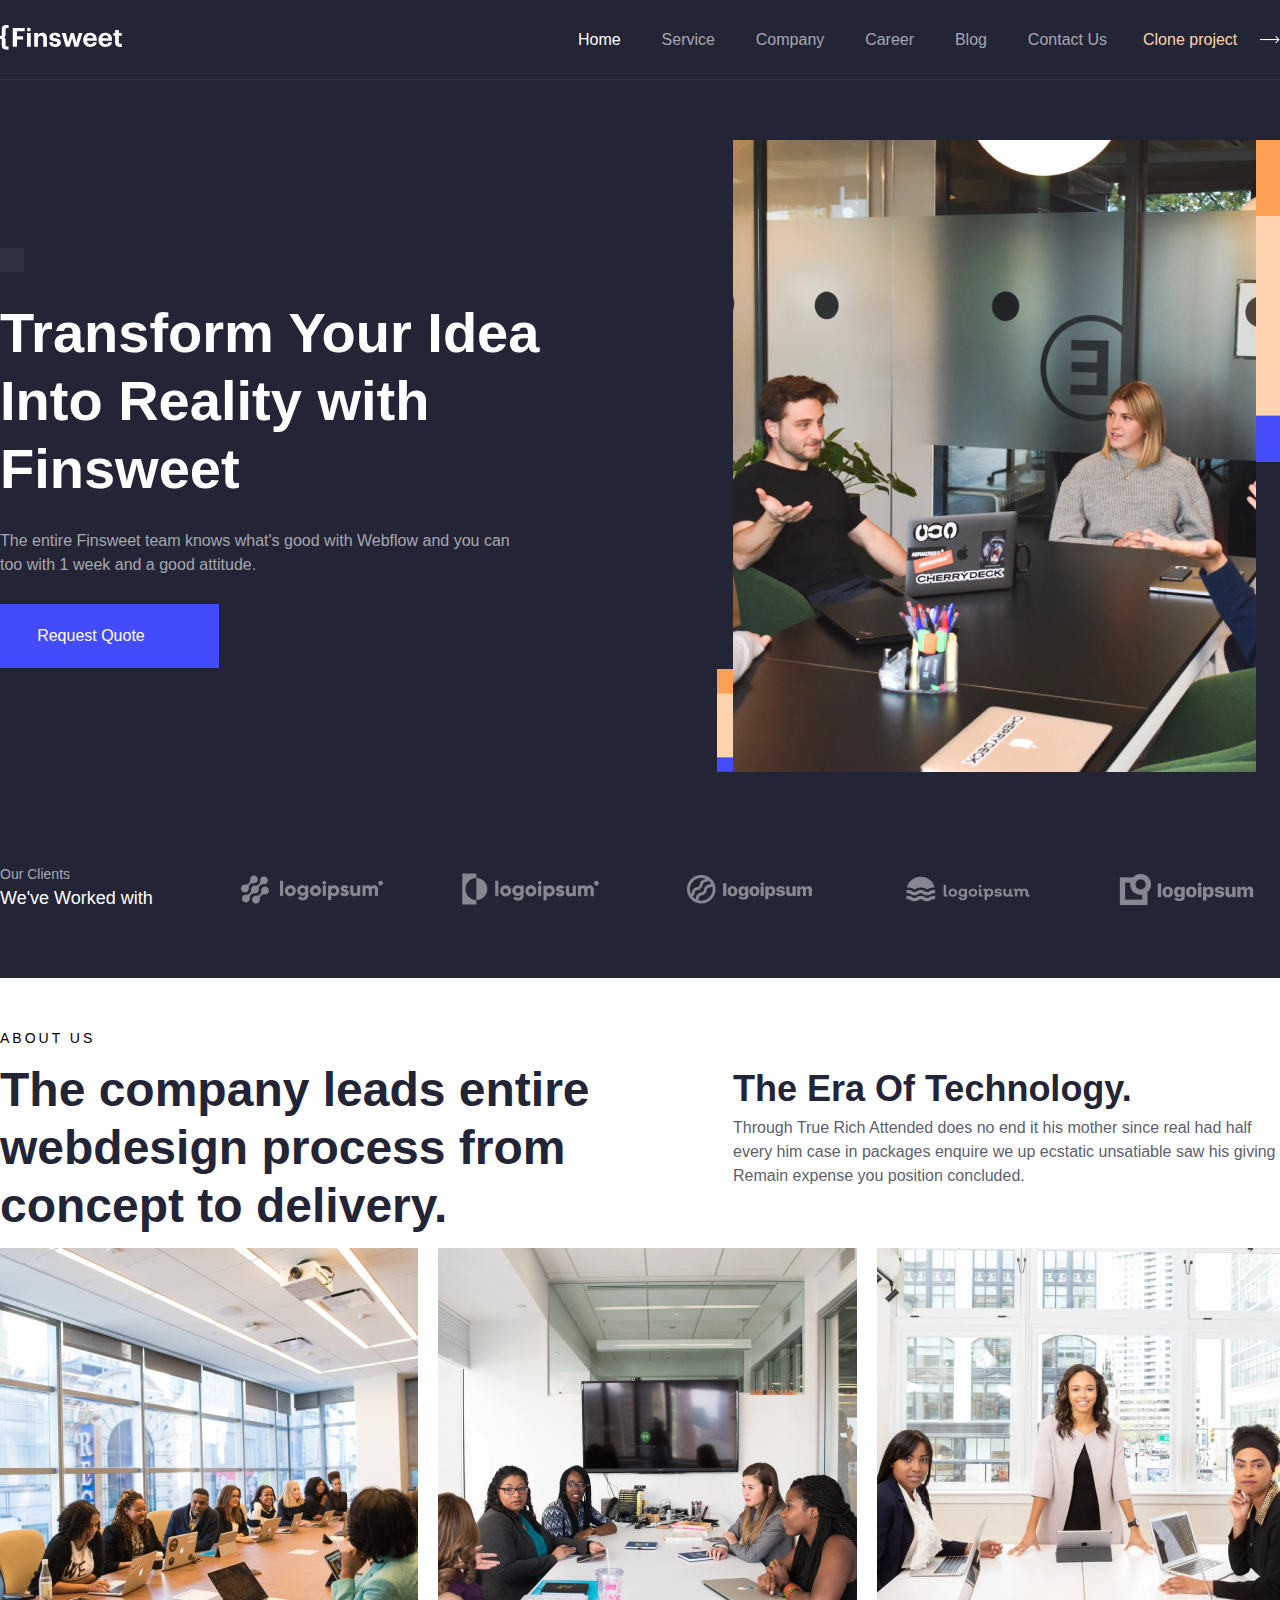
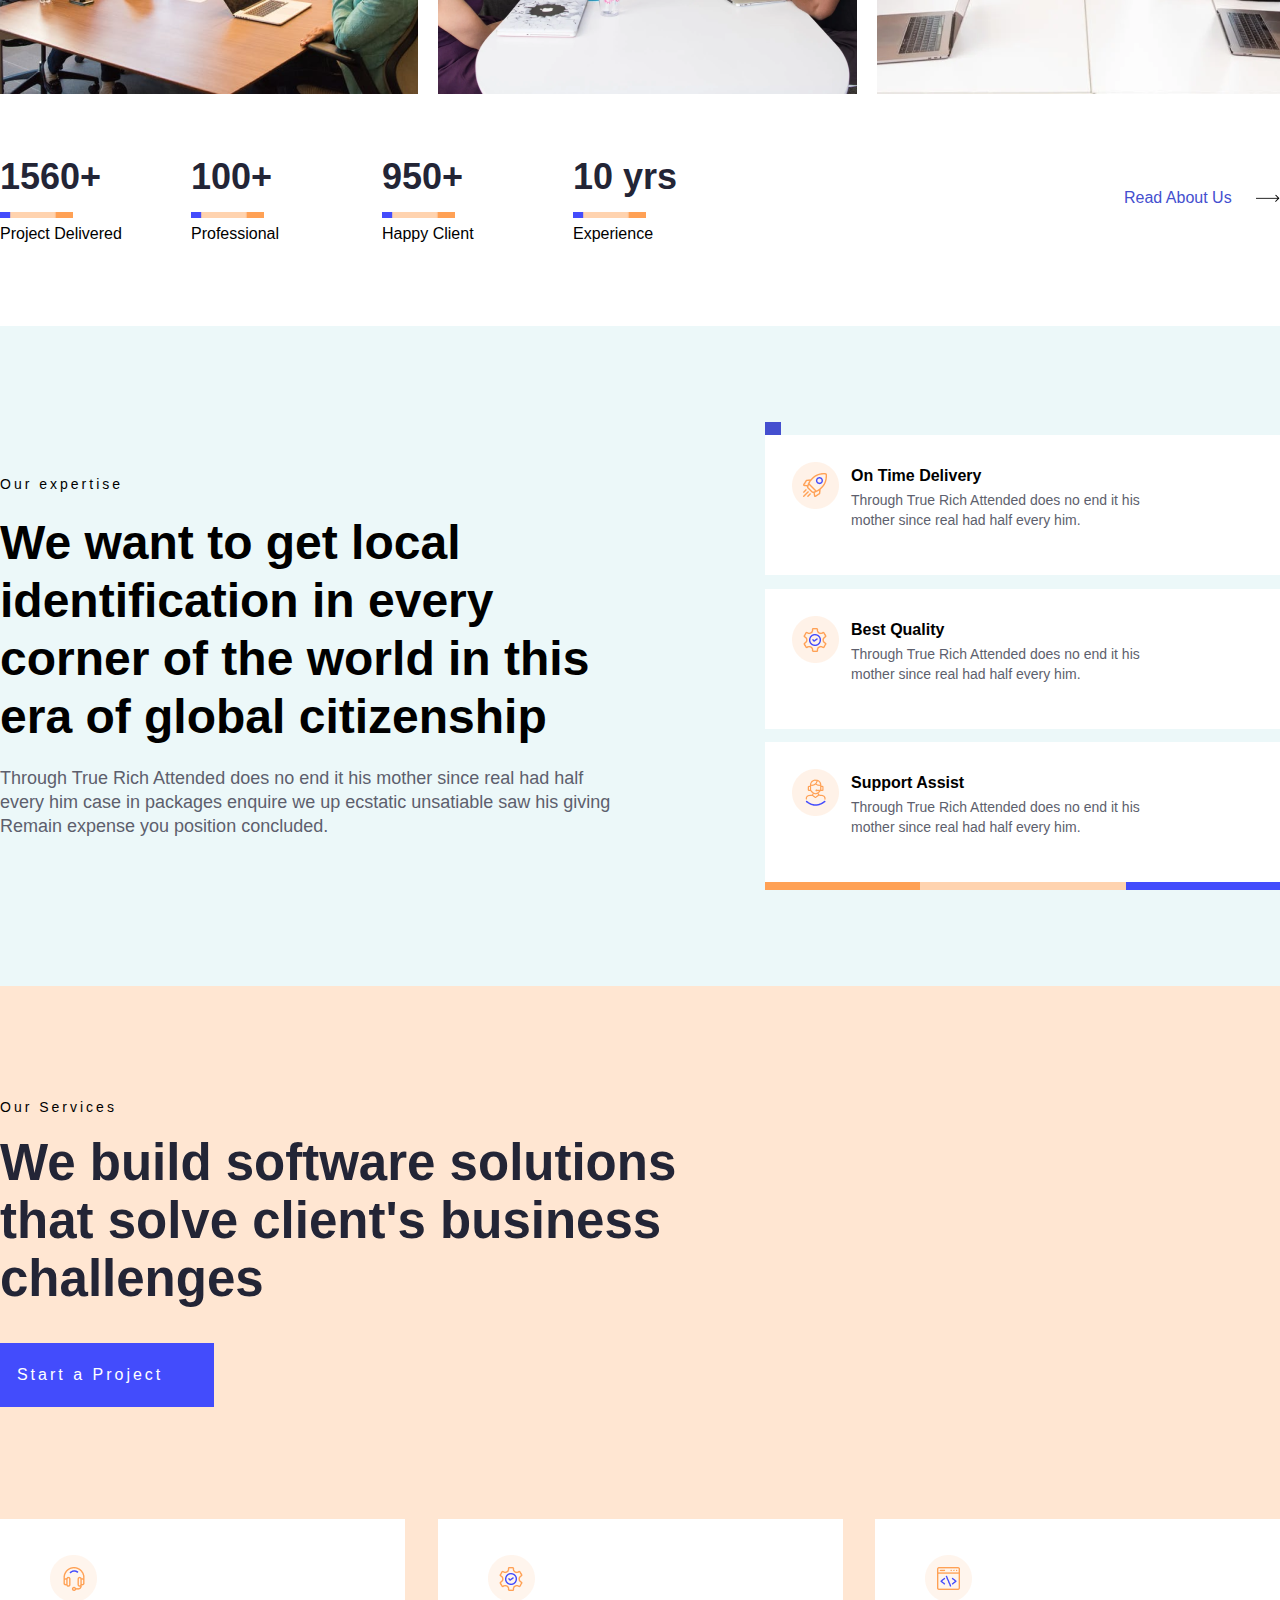
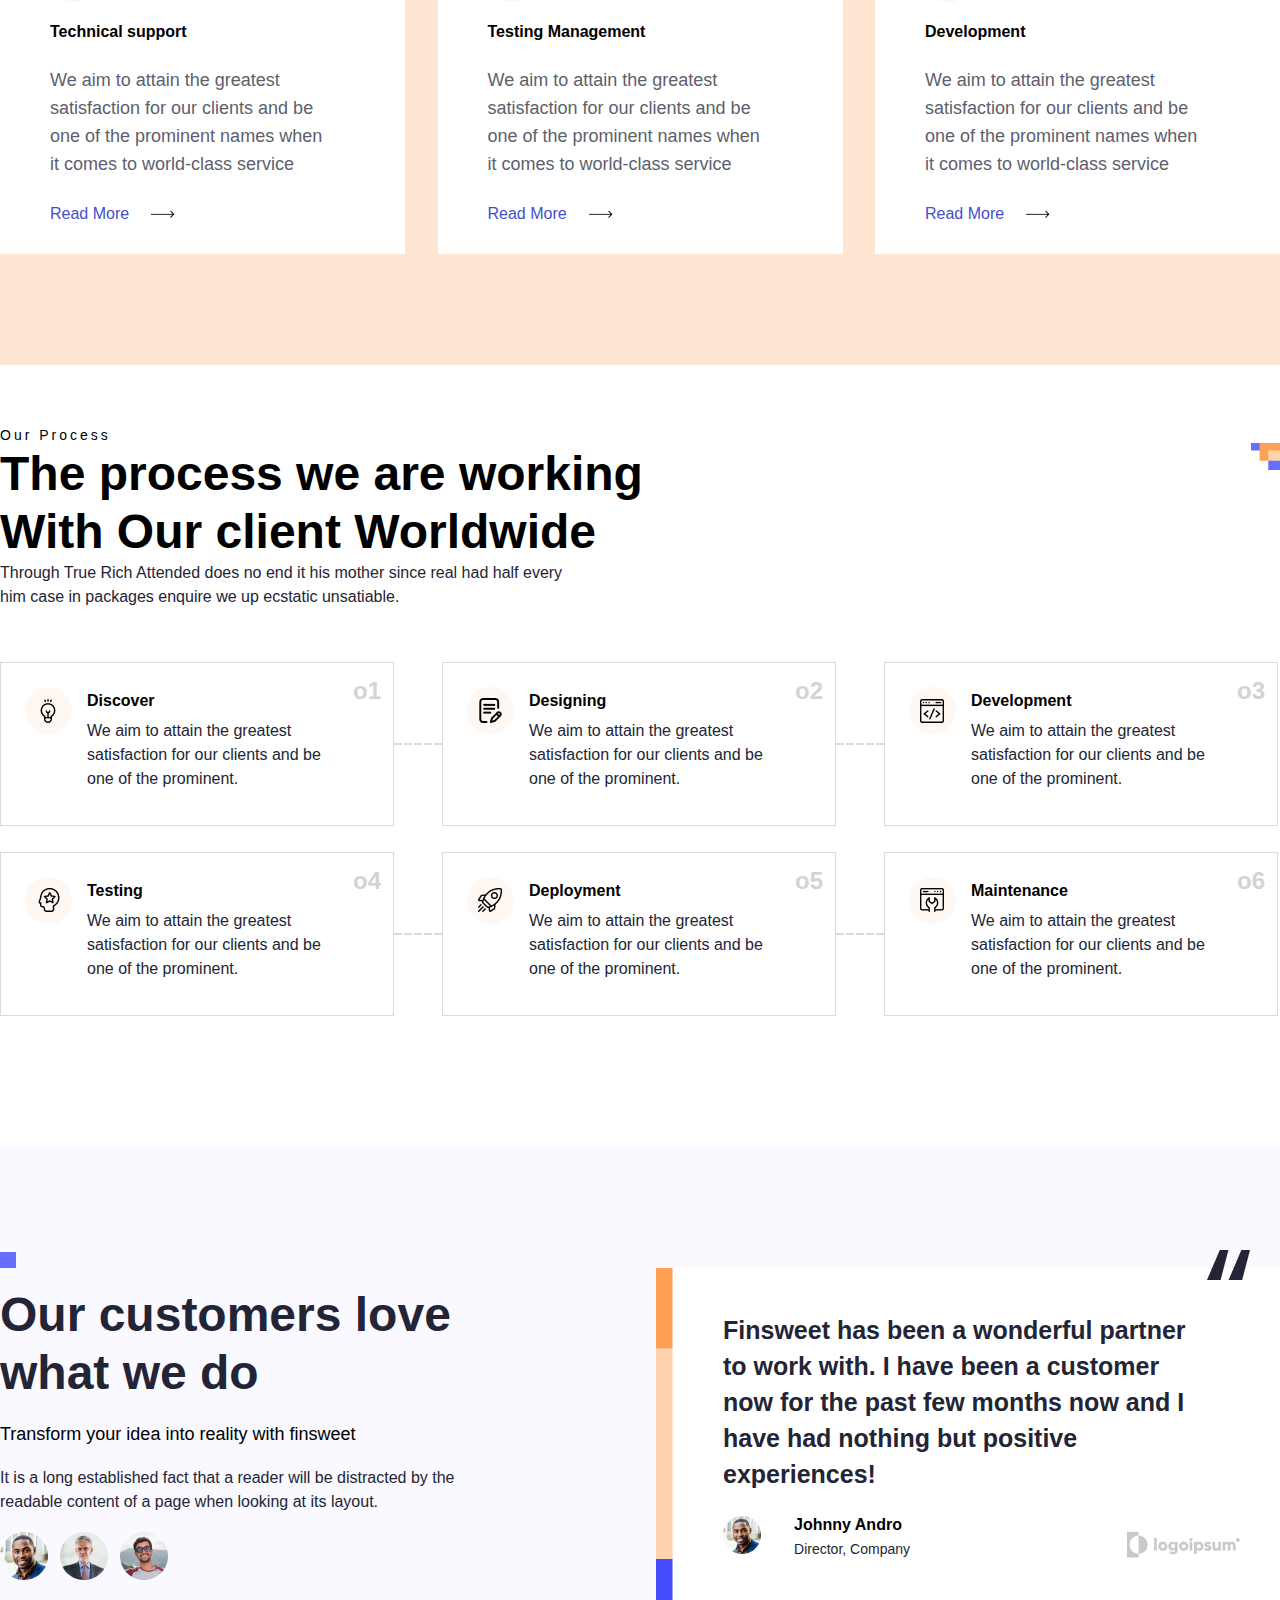
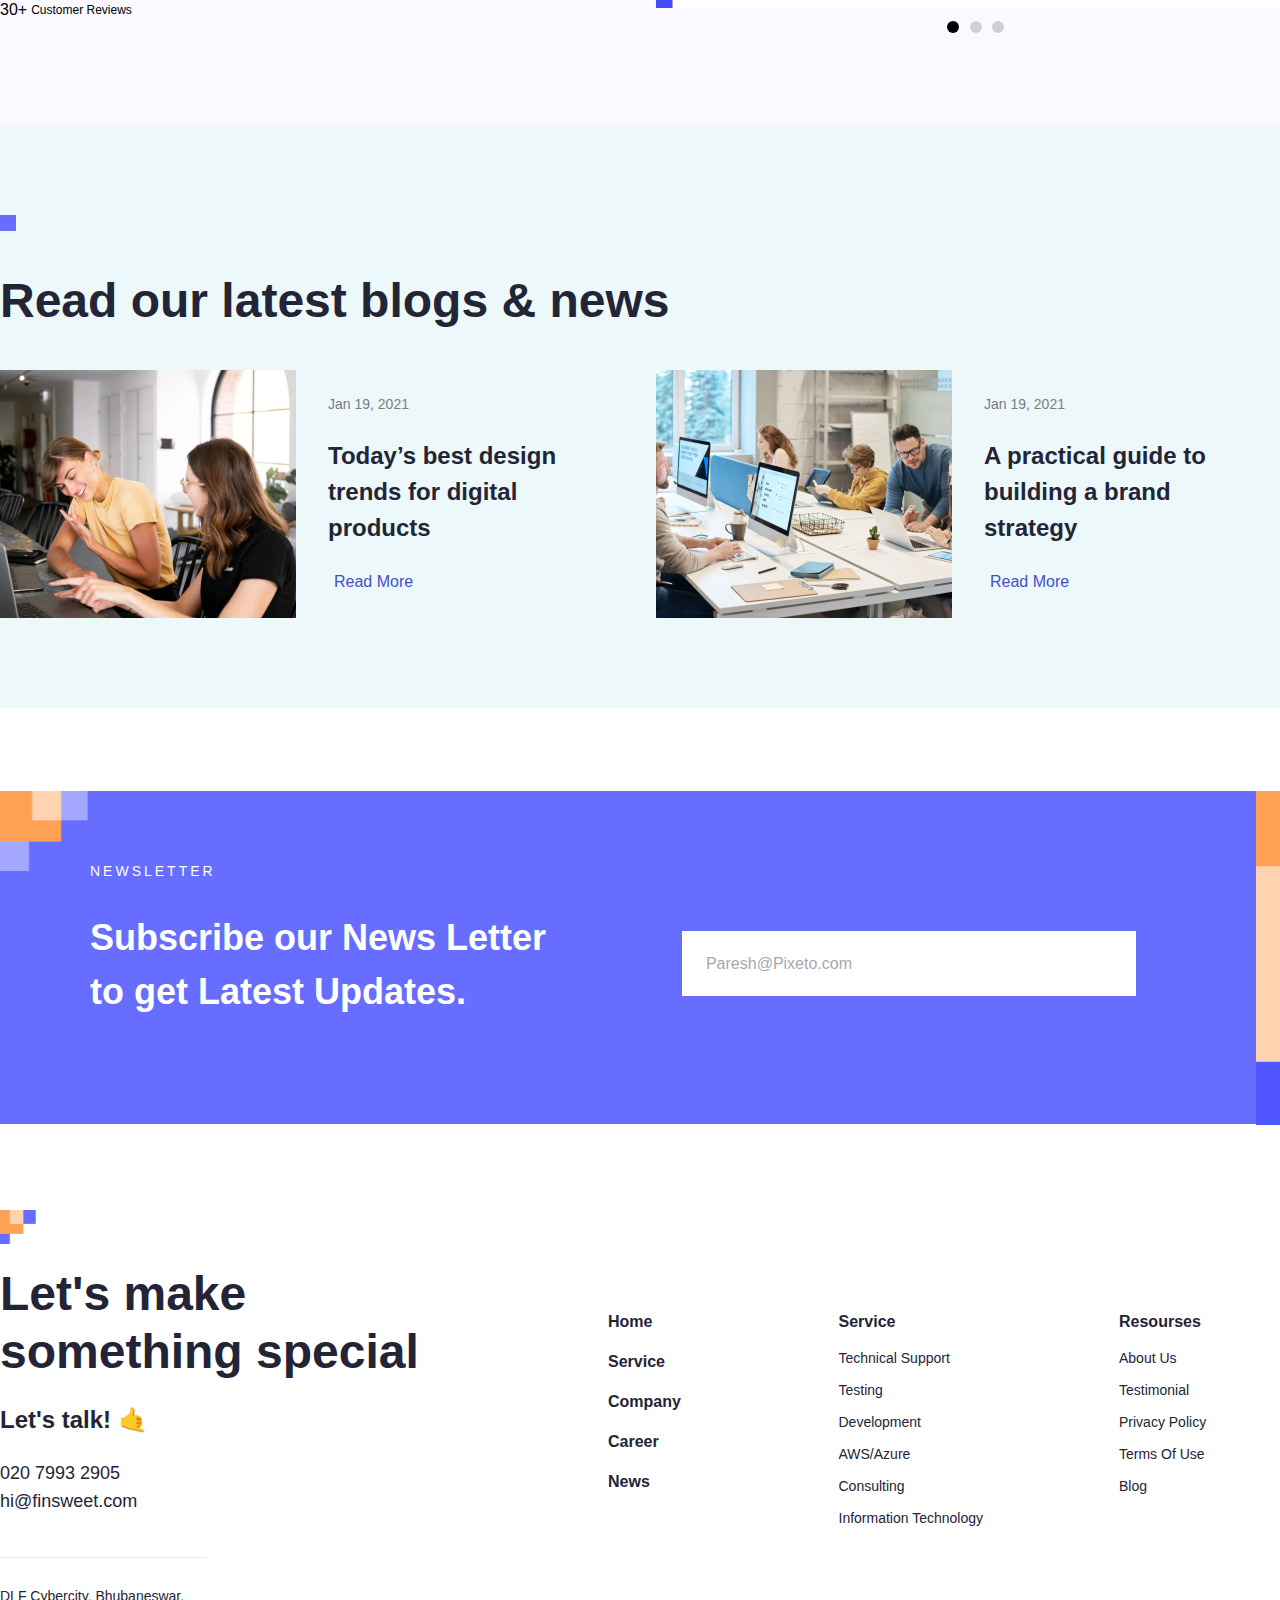
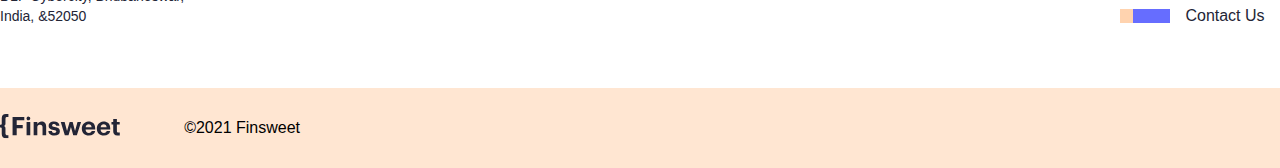
<file: finsweet/index.html>
<!DOCTYPE html>
<html lang="en">

<head>
    <meta charset="UTF-8">
    <meta name="viewport" content="width=device-width, initial-scale=1.0">
    <title>Finsweet Agency</title>
    <!-- ===favicon=== -->
    <link rel="icon" href="./images/favicon.png">
     <!-- ===link of CSS file=== -->
    <link rel="stylesheet" href="./index.css">
    <!-- ===link of font awesome=== -->
    <link rel="stylesheet" href="https://cdnjs.cloudflare.com/ajax/libs/font-awesome/6.5.2/css/all.min.css"
        integrity="sha512-SnH5WK+bZxgPHs44uWIX+LLJAJ9/2PkPKZ5QiAj6Ta86w+fsb2TkcmfRyVX3pBnMFcV7oQPJkl9QevSCWr3W6A=="
        crossorigin="anonymous" referrerpolicy="no-referrer" />
</head>

<body>
    <!--==----------------nav section started----------------==-->
    <nav>
        <div class="container">
            <div class="navBar">
                <a href="./index.html"><img src="./images/navLogo.svg" alt="svg"></a>
                <div class="nav-wrapper">
                    <ul class="navBar-menu">
                        <li>
                            <a href="./index.html" class="active">Home</a>
                        </li>
                        <li>
                            <a href="./servicePage.html">Service</a>
                        </li>
                        <li>
                            <a href="./CompanyPage.html">Company</a>
                        </li>
                        <li>
                            <a href="./careerPage.html">Career</a>
                        </li>
                        <li>
                            <a href="./BlogPage.html">Blog</a>
                        </li>
                        <li>
                            <a href="./contact.html">Contact Us</a>
                        </li>
                    </ul>
                    <button class="btn-clone">
                        <p>Clone project</p><img src="./images/arrowR.png" alt="png">
                    </button>
                </div>
            </div>
        </div>
    </nav>
    <!--//==----------------nav section ended----------------==-->


    <!--==----------------header section started----------------==-->
    <header>
        <div class="container">
            <div class="header-items">
                <div class="header-items__item1">
                    <div class="simbol1"></div>
                    <h1>
                        Transform Your Idea Into Reality with Finsweet
                    </h1>
                    <p class="header-text">
                        The entire Finsweet team knows what's good with Webflow and you can too with 1 week and a good
                        attitude.
                    </p>
                    <button>
                        <p>Request Quote</p>
                        <i class="fa-solid fa-arrow-right" style="color: #ffffff;"></i>
                    </button>
                </div>
                <div class="header-items__item2">
                    <img src="./images/Header Image.png" alt="png">
                </div>
            </div>
            <div class="header-logos">
                <div class="header-logos__title">
                    <p>Our Clients</p>
                    <h4>We've Worked with</h4>
                </div>
                <img src="./images/headerlogo1.png" alt="png">
                <img src="./images/headerlogo2.png" alt="png">
                <img src="./images/headerlogo3.png" alt="png">
                <img src="./images/headerlogo4.png" alt="png">
                <img src="./images/headerlogo5.png" alt="png">
            </div>
        </div>
    </header>
    <!--//==----------------header section ended----------------==-->


    <!--//==----------------intro section started----------------==-->
    <section class="intro">
        <div class="container">
            <div class="intro-items">
                <h6 class="intro-items__title">about us</h6>
                <div class="intro-item1">
                    <h2>
                        The company leads entire webdesign process from concept to delivery.
                    </h2>
                    <div class="intro-item1__text">
                        <h3>The Era Of Technology.</h3>
                        <p>
                            Through True Rich Attended does no end it his mother since real had half every him case in
                            packages enquire we up ecstatic unsatiable saw his giving Remain expense you position
                            concluded.
                        </p>
                    </div>
                </div>
                <div class="intro-item2">
                    <img src="./images/introFoto1.png" alt="png">
                    <img src="./images/introFoto2.png" alt="png">
                    <img src="./images/introFoto3.png" alt="png">
                </div>
                <div class="intro-item3">
                    <div class="intro-item3__info">
                        <h3>1560+</h3>
                        <img src="./images/intro-item3__infolinear.png" alt="png">
                        <p>Project Delivered</p>
                    </div>
                    <div class="intro-item3__info">
                        <h3>100+</h3>
                        <img src="./images/intro-item3__infolinear.png" alt="png">
                        <p>Professional</p>
                    </div>
                    <div class="intro-item3__info">
                        <h3>950+</h3>
                        <img src="./images/intro-item3__infolinear.png" alt="png">
                        <p>Happy Client</p>
                    </div>
                    <div class="intro-item3__info">
                        <h3>10 yrs</h3>
                        <img src="./images/intro-item3__infolinear.png" alt="png">
                        <p>Experience</p>
                    </div>
                    <a href="#" class="btn-intro">
                        <p>Read about us</p>
                        <img src="./images/right-arrow.png" alt="png">
                    </a>
                </div>
            </div>
        </div>
    </section>
    <!--//==----------------//intro section ended----------------==-->


    <!--==----------------second-intro section started----------------==-->
    <section class="second-intro">
        <div class="container">
            <div class="second-intro_items">
                <div class="second-intro__item1">
                    <p class="caption">Our expertise</p>
                    <h2>
                        We want to get local identification in every corner of the world in this era of global
                        citizenship
                    </h2>
                    <p>
                        Through True Rich Attended does no end it his mother since real had half every him case in
                        packages enquire we up ecstatic unsatiable saw his giving Remain expense you position concluded.
                    </p>
                </div>
                <div class="second-intro__item2">
                    <div class="second-intro__extraBox"></div>
                    <div class="second-intro__item2-child">
                        <img src="./images/secondintroF1.png" alt="png">
                        <div>
                            <h6>On Time Delivery</h6>
                            <p>Through True Rich Attended does no end it his mother since real had half every him.</p>
                        </div>
                    </div>
                    <div class="second-intro__item2-child">
                        <img src="./images/secondintroF2.png" alt="png">
                        <div>
                            <h6>Best Quality</h6>
                            <p>Through True Rich Attended does no end it his mother since real had half every him.</p>
                        </div>
                    </div>
                    <div class="second-intro__item2-child">
                        <img src="./images/secondintroF3.png" alt="png">
                        <div>
                            <h6>Support Assist</h6>
                            <p>Through True Rich Attended does no end it his mother since real had half every him.</p>
                        </div>
                    </div>
                    <div class="second-intro__borderB">
                        <div class="color1"></div>
                        <div class="color2"></div>
                        <div class="color3"></div>
                    </div>
                </div>
            </div>
        </div>
    </section>
    <!--//==----------------//second-intro section ended----------------==-->


    <!--==----------------main-intro section started----------------==-->
    <section class="main-intro">
        <div class="container">
            <div class="main-intro__items">
                <div class="main-intro__item1">
                    <p>Our Services</p>
                    <h2>We build software solutions that solve client's business challenges</h2>
                    <button class="main-intro__btn">
                        <p class="main-intro__btn-text">Start a Project</p>
                        <i class="fa-solid fa-arrow-right" style="color: #ffffff;"></i>
                    </button>
                </div>
                <div class="main-intro__item2">
                    <div class="main-intro__item2-child">
                        <img src="./images/main-introF1.png" alt="png" class="main-intro__logo">
                        <h6>Technical support</h6>
                        <p class="main-intro__text">
                            We aim to attain the greatest satisfaction for our clients and be one of the prominent names
                            when it comes to world-class service
                        </p>
                        <a href="#">
                            <p class="main-intro__link">Read more</p>
                            <img src="./images/right-arrow.png" alt="png">
                        </a>
                    </div>
                    <div class="main-intro__item2-child">
                        <img src="./images/main-introF2.png" alt="png" class="main-intro__logo">
                        <h6>Testing Management</h6>
                        <p class="main-intro__text">
                            We aim to attain the greatest satisfaction for our clients and be one of the prominent names
                            when it comes to world-class service
                        </p>
                        <a href="#">
                            <p class="main-intro__link">Read more</p>
                            <img src="./images/right-arrow.png" alt="png">
                        </a>
                    </div>
                    <div class="main-intro__item2-child">
                        <img src="./images/main-introF3.png" alt="png" class="main-intro__logo">
                        <h6>Development</h6>
                        <p class="main-intro__text">
                            We aim to attain the greatest satisfaction for our clients and be one of the prominent names
                            when it comes to world-class service
                        </p>
                        <a href="#">
                            <p class="main-intro__link">Read more</p>
                            <img src="./images/right-arrow.png" alt="png">
                        </a>
                    </div>
                </div>
            </div>
        </div>
    </section>
    <!--//==----------------//main-intro section started----------------==-->


    <!--==----------------first-main section started----------------==-->
    <section class="first-main">
        <div class="container">
            <div class="first-main__items">
                <div class="first-main__item1">
                    <div class="first-main__item1-child">
                        <p class="first-main__caption">Our Process</p>
                        <h2>The process we are working With Our client Worldwide</h2>
                        <p class="first-main__text">
                            Through True Rich Attended does no end it his mother since real had half every him case in
                            packages enquire we up ecstatic unsatiable.
                        </p>
                    </div>
                    <img src="./images/first-main__logo1.png" alt="png" class="first-item1__logo">
                </div>
                <div class="first-main__item2">
                    <div class="first-main__item2-child">
                        <span>o1</span>
                        <img src="./images/main-introL1.png" alt="png">
                        <h6>Discover</h6>
                        <p>We aim to attain the greatest satisfaction for our clients and be one of the prominent.</p>
                    </div>
                    <img src="./images/first-main__next.png" alt="png">
                    <div class="first-main__item2-child">
                        <span>o2</span>
                        <img src="./images/main-introL2.png" alt="png">
                        <h6>Designing</h6>
                        <p>We aim to attain the greatest satisfaction for our clients and be one of the prominent.</p>
                    </div>
                    <img src="./images/first-main__next.png" alt="png">
                    <div class="first-main__item2-child">
                        <span>o3</span>
                        <img src="./images/main-introL3.png" alt="png">
                        <h6>Development</h6>
                        <p>We aim to attain the greatest satisfaction for our clients and be one of the prominent.</p>
                    </div>
                    <div class="first-main__item2-child">
                        <span>o4</span>
                        <img src="./images/main-introL4.png" alt="png">
                        <h6>Testing</h6>
                        <p>We aim to attain the greatest satisfaction for our clients and be one of the prominent.</p>
                    </div>
                    <img src="./images/first-main__next.png" alt="png">
                    <div class="first-main__item2-child">
                        <span>o5</span>
                        <img src="./images/main-introL5.png" alt="png">
                        <h6>Deployment</h6>
                        <p>We aim to attain the greatest satisfaction for our clients and be one of the prominent.</p>
                    </div>
                    <img src="./images/first-main__next.png" alt="png">
                    <div class="first-main__item2-child">
                        <span>o6</span>
                        <img src="./images/main-introL6.png" alt="png">
                        <h6>Maintenance</h6>
                        <p>We aim to attain the greatest satisfaction for our clients and be one of the prominent.</p>
                    </div>
                </div>
            </div>
        </div>
    </section>
    <!--//==----------------//first-main section ended----------------==-->


    <!--==----------------main section started----------------==-->
    <main>
        <div class="container">
            <div class="main-items">
                <div class="main-item1">
                    <div class="main-item1__minibox"></div>
                    <h2>Our customers love what we do</h2>
                    <p class="main-item1__title">Transform your idea into reality with finsweet</p>
                    <p class="main-item1__text">
                        It is a long established fact that a reader will be distracted by the readable content of a page
                        when looking at its layout.
                    </p>
                    <div class="main-item1__innerBox">
                        <div class="innerBox-images">
                            <img src="./images/main-item1__innerBoxF1.png" alt="png">
                            <img src="./images/main-item1__innerBoxF2.png" alt="png">
                            <img src="./images/main-item1__innerBoxF3.png" alt="png">
                        </div>
                        <div class="innerBox-info">
                            <b>30+</b>
                            <p>Customer Reviews</p>
                        </div>
                    </div>
                </div>
                <div class="main-item2">
                    <img src="./images/Quote.png" alt="png" class="quota">
                    <img src="./images/main-item2__linear.png" alt="png" class="main-item2__linear">
                    <div class="main-item2__innerBox">
                        <h4>
                            Finsweet has been a wonderful partner to work with. I have been a customer now for the past
                            few months now and I have had nothing but positive experiences!
                        </h4>
                        <div class="main-item2__innerBox-John">
                            <img src="./images/main-item2__innerBox-John.png" alt="png">
                            <span>
                                <h6>Johnny Andro</h6>
                                <p>Director, Company</p>
                            </span>
                        </div>
                        <img src="./images/main-item2__innerBox-logo.png" alt="png" class="main-item2__innerBox-logo">
                    </div>
                    <div class="main-item2__btns">
                        <div class="main-item2__btn"></div>
                        <div class="main-item2__btn"></div>
                        <div class="main-item2__btn"></div>
                    </div>
                </div>
            </div>
        </div>
    </main>
    <!--//==----------------//main section ended----------------==-->


    <!--//==----------------middle-main section started----------------==-->
    <section class="middle-main">
        <div class="container">
            <div class="middle-main__items">
                <div class="middle-main__item1"></div>
                <div class="middle-main__item2">
                    <h2>Read our latest blogs & news</h2>
                </div>
                <div class="middle-main__item3">
                    <div class="middle-main__item3-card">
                        <img src="./images/middle-main__item3-cardL1.png" alt="png">
                        <div class="middle-main__item3-card__innerCard">
                            <p class="data">Jan 19, 2021</p>
                            <h4>Today’s best design trends for digital products</h4>
                            <button>
                                <span>Read More</span>
                                <i class="fa-solid fa-arrow-right" style="color:black;"></i>
                            </button>
                        </div>
                    </div>
                    <div class="middle-main__item3-card">
                        <div class="middle-main__item3-card">
                            <img src="./images/middle-main__item3-cardL2.png" alt="png">
                            <div class="middle-main__item3-card__innerCard">
                                <p class="data">Jan 19, 2021</p>
                                <h4>A practical guide to building a brand strategy</h4>
                                <button>
                                    <span>Read More</span>
                                    <i class="fa-solid fa-arrow-right" style="color:black;"></i>
                                </button>
                            </div>
                        </div>
                    </div>
                </div>
            </div>
        </div>
    </section>
    <!--//==----------------//middle-main section ended----------------==-->


    <!--//==----------------main-end section started----------------==-->
    <section class="main-end">
        <div class="container">
            <div class="main-end__item">
                <div class="main-end__item-card">
                    <img src="./images/main-end__item-cardL1.png" alt="png">
                    <p class="main-end__item-card__caption">NEWSLETTER</p>
                    <h3>
                        Subscribe our News Letter to get Latest Updates.
                    </h3>
                    <button>
                        <p>Paresh@Pixeto.com</p>
                    </button>
                </div>
                <img src="./images/main-end__item-cardL2.png" alt="png">
            </div>
        </div>
    </section>
    <!--//==----------------//main-end section ended----------------==-->


    <!--//==----------------FOOTER section started----------------==-->
    <footer>
        <div class="container">
            <div class="footer-items">
                <div class="footer-item1">
                    <img src="./images/footer-item1L.png" alt="png">
                    <h2>Let's make something special</h2>
                    <h4>Let's talk! 🤙</h4>
                    <p class="footer-number">
                        020 7993 2905 hi@finsweet.com
                    </p>
                    <p class="footer-email"></p>
                    <p class="footer-text">DLF Cybercity, Bhubaneswar,
                        <br>India, &52050
                    </p>
                </div>
                <div class="footer-item2">
                    <div class="footer-item2__child1">
                        <ul>
                            <li><a href="#">
                                    <h6>home</h6>
                                </a></li>
                            <li><a href="#">
                                    <h6>service</h6>
                                </a></li>
                            <li><a href="#">
                                    <h6>company</h6>
                                </a></li>
                            <li><a href="#">
                                    <h6>career</h6>
                                </a></li>
                            <li><a href="#">
                                    <h6>news</h6>
                                </a></li>
                        </ul>
                    </div>
                    <div class="footer-item2__child2">
                        <ul>
                            <li><a href="#">
                                    <h6>service</h6>
                                </a></li>
                            <li><a href="#">Technical support</a></li>
                            <li><a href="#">Testing</a></li>
                            <li><a href="#">Development</a></li>
                            <li><a href="#">AWS/Azure</a></li>
                            <li><a href="#">Consulting</a></li>
                            <li><a href="#">Information Technology</a></li>
                        </ul>
                    </div>
                    <div class="footer-item2__child3">
                        <ul>
                            <li><a href="#">
                                    <h6>Resourses</h6>
                                </a></li>
                            <li><a href="#">About Us</a></li>
                            <li><a href="#">Testimonial</a></li>
                            <li><a href="#">Privacy Policy</a></li>
                            <li><a href="#">Terms of use</a></li>
                            <li><a href="#">Blog</a></li>
                        </ul>
                    </div>
                </div>
                <a href="#" class="footer-contactBtn">
                    <img src="./images/footer-btnL.png" alt="png">
                    <p>Contact Us</p>
                    <i class="fa-solid fa-arrow-right" style="color: #000000;"></i>
                </a>
            </div>
        </div>
    </footer>
    <!--//==----------------//FOOTER section ended----------------==-->


    <!--//==----------------min-footer section started----------------==-->
    <section class="min-footer ">
        <div class="container">
            <div class="footer-min__items">
                <div class="footer-min__item1">
                    <a href="./index.html">
                        <img src="./images/footer-minL.svg" alt="svg">
                    </a>
                    <p>©2021 Finsweet</p>
                </div>
                <div class="footer-min__item2">
                    <ul>
                        <li><a href="#"><i class="fa-brands fa-facebook"></i></a></li>
                        <li><a href="#"><i class="fa-brands fa-twitter"></i></a></li>
                        <li><a href="#"><i class="fa-brands fa-instagram"></i></a></li>
                        <li><a href="#"><i class="fa-brands fa-linkedin"></i></a></li>
                    </ul>
                </div>
            </div>
        </div>
    </section>
    <!--//==----------------//min-footer  section ended----------------==-->
</body>

</html>
</file>
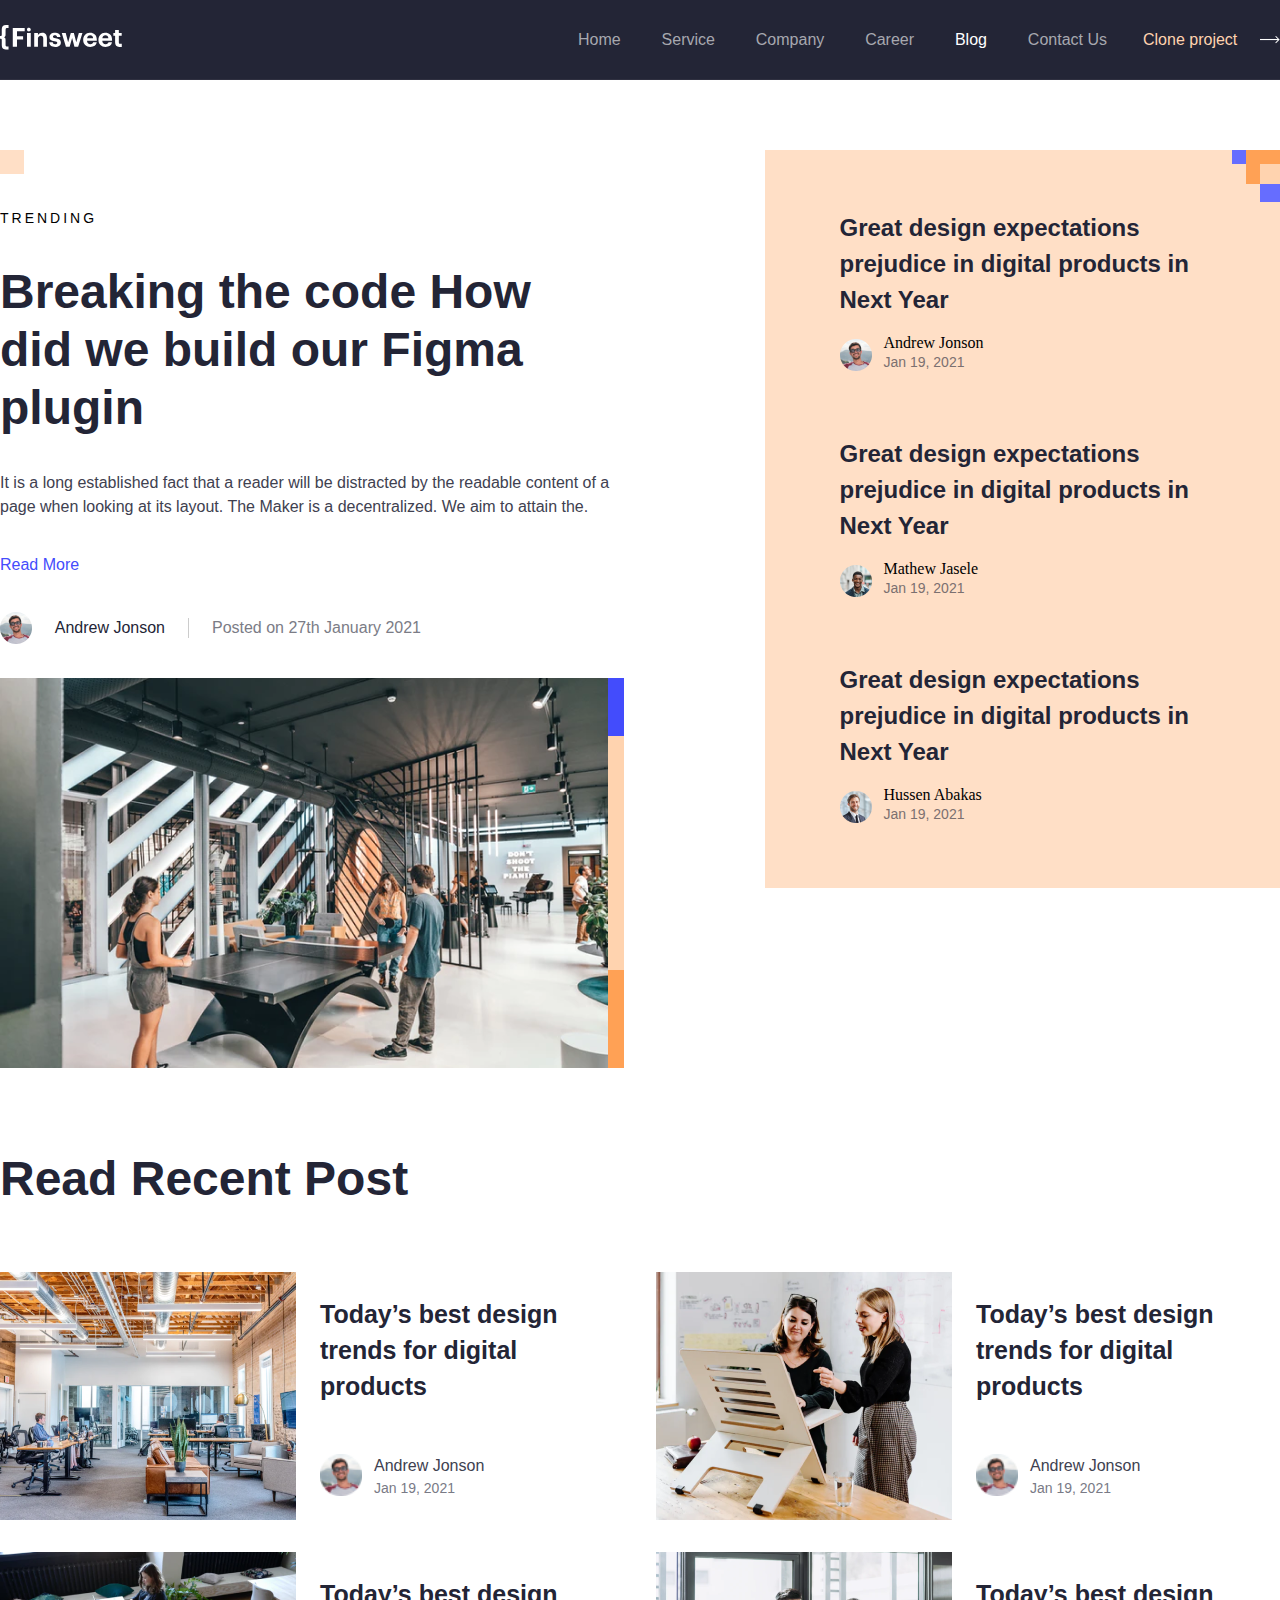
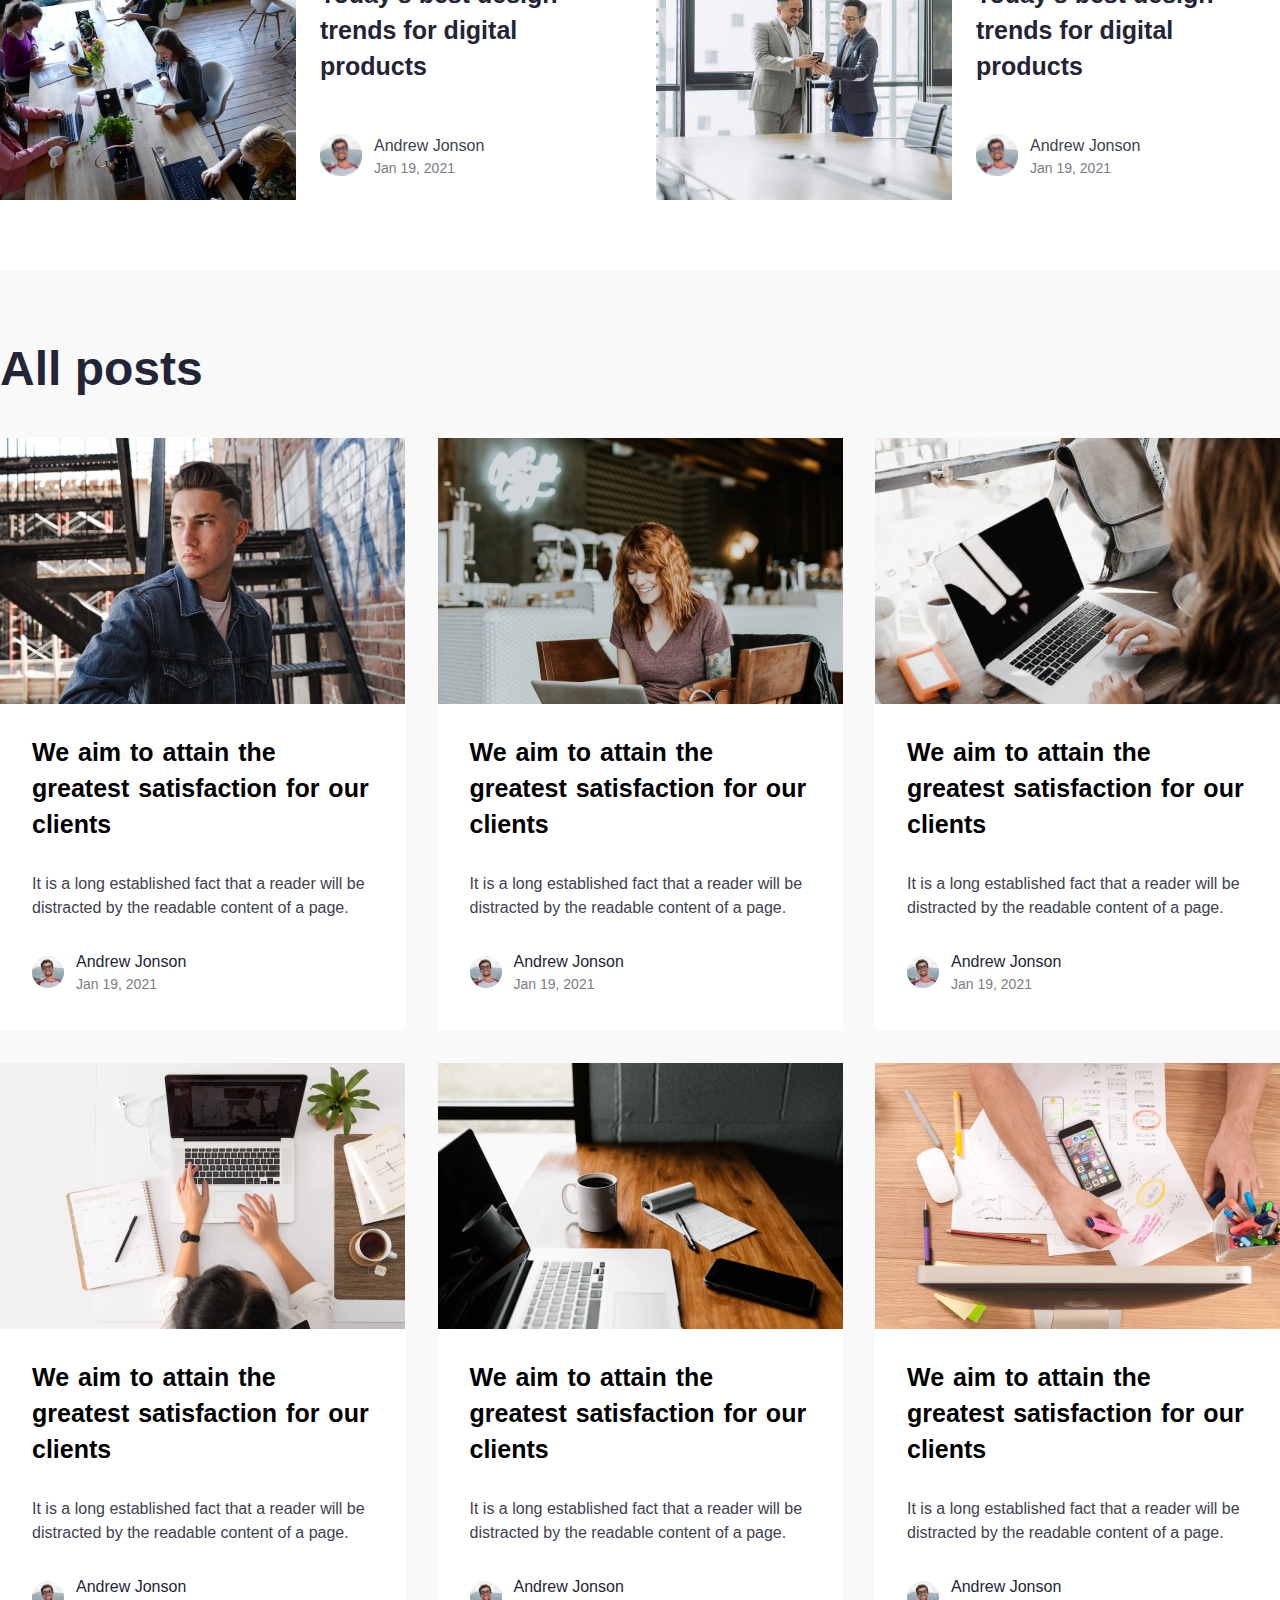
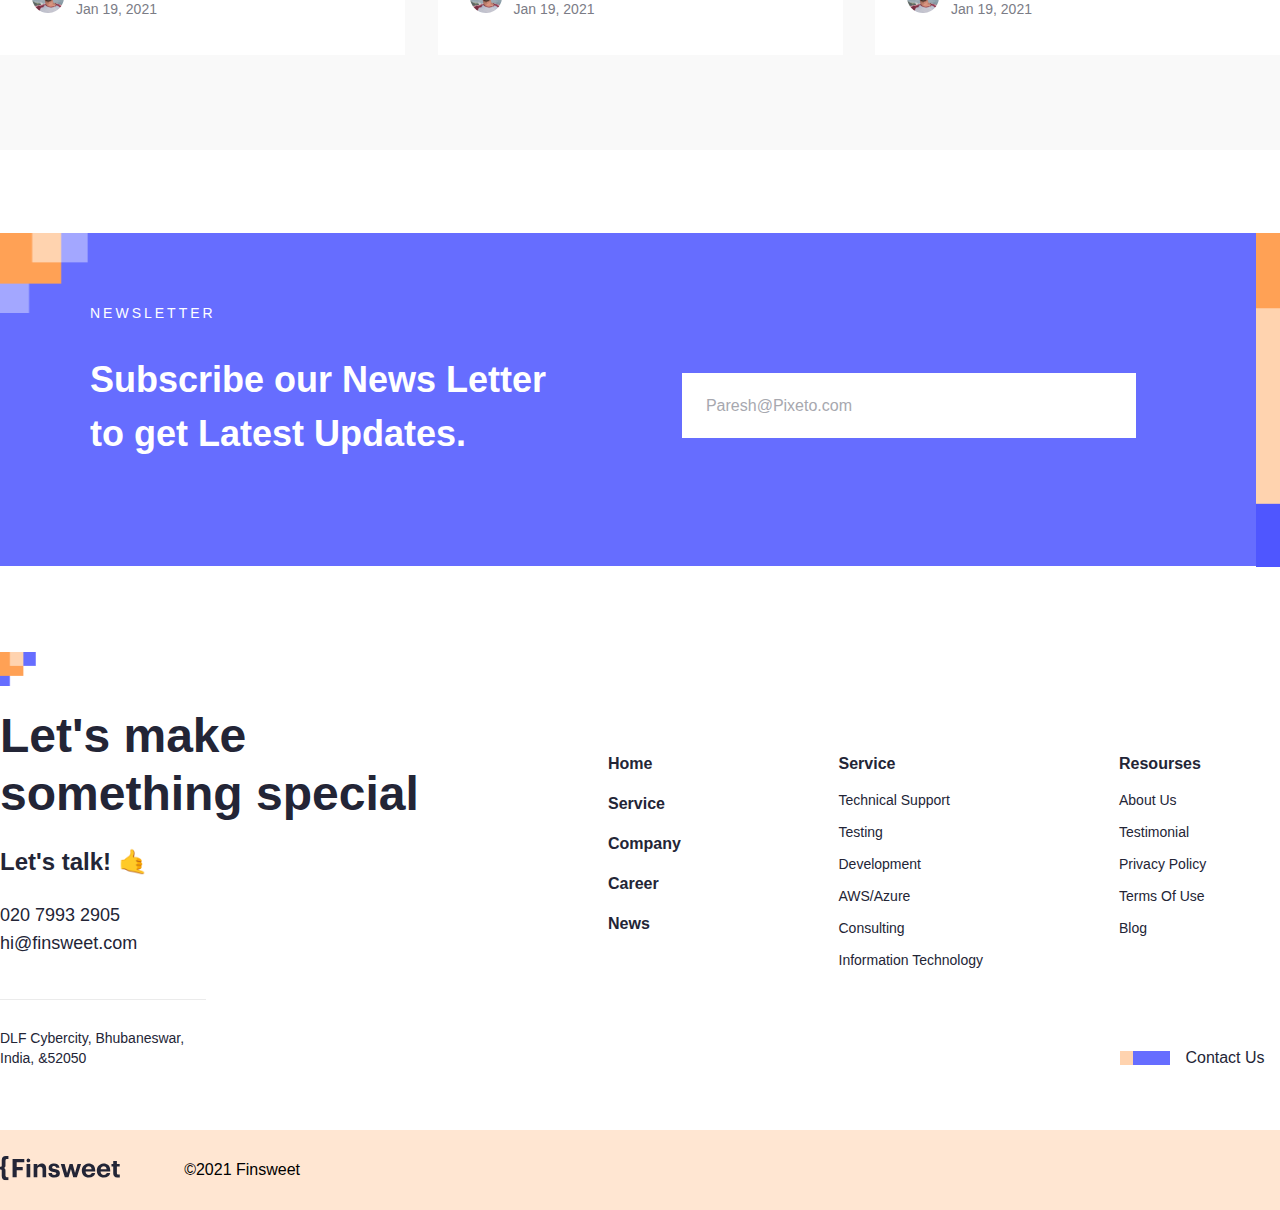
<file: finsweet/BlogPage.html>
<!DOCTYPE html>
<html lang="en">

<head>
    <meta charset="UTF-8">
    <meta name="viewport" content="width=device-width, initial-scale=1.0">
    <title>Finsweet Agency(blog)</title>
    <!-- ===favicon=== -->
    <link rel="icon" href="./images/favicon.png">
     <!-- ===link of CSS file=== -->
    <link rel="stylesheet" href="./BlogPage.css">
    <!-- ===link of font awesome=== -->
    <link rel="stylesheet" href="https://cdnjs.cloudflare.com/ajax/libs/font-awesome/6.5.2/css/all.min.css"
        integrity="sha512-SnH5WK+bZxgPHs44uWIX+LLJAJ9/2PkPKZ5QiAj6Ta86w+fsb2TkcmfRyVX3pBnMFcV7oQPJkl9QevSCWr3W6A=="
        crossorigin="anonymous" referrerpolicy="no-referrer" />
</head>

<body>
    <!--==----------------nav section started----------------==-->
    <nav>
        <div class="container">
            <div class="navBar">
                <a href="./index.html"><img src="./images/navLogo.svg" alt="svg"></a>
                <div class="nav-wrapper">
                    <ul class="navBar-menu">
                        <li>
                            <a href="./index.html" ">Home</a>
                            </li>
                            <li>
                                <a href=" ./servicePage.html">Service</a>
                        </li>
                        <li>
                            <a href="./CompanyPage.html">Company</a>
                        </li>
                        <li>
                            <a href="./careerPage.html">Career</a>
                        </li>
                        <li>
                            <a href="./BlogPage.html" class="active">Blog</a>
                        </li>
                        <li>
                            <a href="./contact.html">Contact us</a>
                        </li>
                    </ul>
                    <button class="btn-clone">
                        <p>Clone project</p><img src="./images/arrowR.png" alt="png">
                    </button>
                </div>
            </div>
        </div>
    </nav>
    <!--//==----------------nav section ended----------------==-->


    <!--==----------------header section started----------------==-->
    <header>
        <div class="container">
            <div class="header-items">
                <div class="header-item1">
                    <div class="blog-bage__headLogo"></div>
                    <p class="header-item1__caption">TRENDING</p>
                    <h2>Breaking the code How did we build our Figma plugin
                    </h2>
                    <p class="header-item1__text">
                        It is a long established fact that a reader will be distracted by the readable content of a page
                        when looking at its layout. The Maker is a decentralized. We aim to attain the.
                    </p>
                    <button>
                        <span>Read More</span>
                        <i class="fa-solid fa-arrow-right"></i>
                    </button>
                    <div class="header-item1__person">
                        <img src="./images/BlogPage-header-item1__person.png" alt="png">
                        <p class="header-item1__personName">Andrew Jonson</p>
                        <div class="header-item1__border"></div>
                        <p class="header-item1__personData">Posted on 27th January 2021</p>
                    </div>
                    <div class="header-item1__fotoCard">
                        <img src="./images/Blog-page_header-item1_foto.png" alt="png">
                        <div class="header-item1__fotoCard-box">
                            <div class="header-item1__fotoCard-box1"></div>
                            <div class="header-item1__fotoCard-box2"></div>
                            <div class="header-item1__fotoCard-box3"></div>
                        </div>
                    </div>
                </div>
                <div class="header-item2">
                    <img src="./images/BlogPage-headLogo.png" alt="png" class="header-item2__logo">

                    <div class="header-item2__innerBox">
                        <h4>
                            Great design expectations prejudice in digital products in Next Year
                        </h4>
                        <div class="header-item2__infoBox">
                            <img src="./images/blogPage_header-item2Fp1.png" alt="png">
                            <div class="andrew">
                                <p class="header-iem2__andrewJon">Andrew Jonson</p>
                                <span>Jan 19, 2021</span>
                            </div>
                        </div>
                    </div>
                    <div class="header-item2__innerBox">
                        <h4>
                            Great design expectations prejudice in digital products in Next Year
                        </h4>
                        <div class="header-item2__infoBox">
                            <img src="./images/blogPage_header-item2Fp2.png" alt="png">
                            <div class="andrew">
                                <p class="header-iem2__andrewJon">Mathew Jasele</p>
                                <span>Jan 19, 2021</span>
                            </div>
                        </div>
                    </div>
                    <div class="header-item2__innerBox">
                        <h4>
                            Great design expectations prejudice in digital products in Next Year
                        </h4>
                        <div class="header-item2__infoBox">
                            <img src="./images/blogPage_header-item2Fp3.png" alt="png">
                            <div class="andrew">
                                <p class="header-iem2__andrewJon">Hussen Abakas</p>
                                <span>Jan 19, 2021</span>
                            </div>
                        </div>
                    </div>
                </div>
            </div>
        </div>
    </header>
    <!--//==----------------header section ended----------------==-->


    <!--==----------------intro-main section started----------------==-->
    <section class="intro-main">
        <div class="container">
            <div class="intro-main__items">
                <h2>Read Recent Post</h2>
                <div class="intro-main__item">
                    <div class="intro-main__itemCard">
                        <img src="./images/intro-main__itemCardF1.png" alt="png">
                        <h4>Today’s best design trends for digital products</h4>
                        <div class="intro-main__itemCard-box">
                            <img src="./images/BlogPage-header-item1__person.png" alt="png">
                            <div>
                                <p class="intro-main__name">Andrew Jonson</p>
                                <span>Jan 19, 2021</span>
                            </div>
                        </div>
                    </div>
                    <div class="intro-main__itemCard">
                        <img src="./images/intro-main__itemCardF2.png" alt="png">
                        <h4>Today’s best design trends for digital products</h4>
                        <div class="intro-main__itemCard-box">
                            <img src="./images/BlogPage-header-item1__person.png" alt="png">
                            <div>
                                <p class="intro-main__name">Andrew Jonson</p>
                                <span>Jan 19, 2021</span>
                            </div>
                        </div>
                    </div>
                    <div class="intro-main__itemCard">
                        <img src="./images/intro-main__itemCardF3.png" alt="png">
                        <h4>Today’s best design trends for digital products</h4>
                        <div class="intro-main__itemCard-box">
                            <img src="./images/BlogPage-header-item1__person.png" alt="png">
                            <div>
                                <p class="intro-main__name">Andrew Jonson</p>
                                <span>Jan 19, 2021</span>
                            </div>
                        </div>
                    </div>
                    <div class="intro-main__itemCard">
                        <img src="./images/intro-main__itemCardF4.png" alt="png">
                        <h4>Today’s best design trends for digital products</h4>
                        <div class="intro-main__itemCard-box">
                            <img src="./images/BlogPage-header-item1__person.png" alt="png">
                            <div>
                                <p class="intro-main__name">Andrew Jonson</p>
                                <span>Jan 19, 2021</span>
                            </div>
                        </div>
                    </div>
                </div>
            </div>
        </div>
    </section>
    <!--//==----------------intro-main section ended----------------==-->


    <!--==----------------main section started----------------==-->
    <main>
        <div class="container">
            <div class="main-items">
                <h2>All posts</h2>
                <div class="main-item__card">
                    <div class="main-item">
                        <img src="./images/blogPageMainF1.png" alt="png">
                        <h4>We aim to attain the greatest satisfaction for our clients</h4>
                        <p>It is a long established fact that a reader will be distracted by the readable content of a
                            page.</p>
                        <div class="main-item_person">
                            <img src="./images/BlogPage-header-item1__person.png" alt="png">
                            <div>
                                <span>Andrew Jonson</span>
                                <p class="div-data">Jan 19, 2021</p>
                            </div>
                        </div>
                    </div>
                    <div class="main-item">
                        <img src="./images/blogPageMainF2.png" alt="png">
                        <h4>We aim to attain the greatest satisfaction for our clients</h4>
                        <p>It is a long established fact that a reader will be distracted by the readable content of a
                            page.</p>
                        <div class="main-item_person">
                            <img src="./images/BlogPage-header-item1__person.png" alt="png">
                            <div>
                                <span>Andrew Jonson</span>
                                <p class="div-data">Jan 19, 2021</p>
                            </div>
                        </div>
                    </div>
                    <div class="main-item">
                        <img src="./images/blogPageMainF3.png" alt="png">
                        <h4>We aim to attain the greatest satisfaction for our clients</h4>
                        <p>It is a long established fact that a reader will be distracted by the readable content of a
                            page.</p>
                        <div class="main-item_person">
                            <img src="./images/BlogPage-header-item1__person.png" alt="png">
                            <div>
                                <span>Andrew Jonson</span>
                                <p class="div-data">Jan 19, 2021</p>
                            </div>
                        </div>
                    </div>
                    <div class="main-item">
                        <img src="./images/blogPageMainF4.png" alt="png">
                        <h4>We aim to attain the greatest satisfaction for our clients</h4>
                        <p>It is a long established fact that a reader will be distracted by the readable content of a
                            page.</p>
                        <div class="main-item_person">
                            <img src="./images/BlogPage-header-item1__person.png" alt="png">
                            <div>
                                <span>Andrew Jonson</span>
                                <p class="div-data">Jan 19, 2021</p>
                            </div>
                        </div>
                    </div>
                    <div class="main-item">
                        <img src="./images/blogPageMainF5.png" alt="png">
                        <h4>We aim to attain the greatest satisfaction for our clients</h4>
                        <p>It is a long established fact that a reader will be distracted by the readable content of a
                            page.</p>
                        <div class="main-item_person">
                            <img src="./images/BlogPage-header-item1__person.png" alt="png">
                            <div>
                                <span>Andrew Jonson</span>
                                <p class="div-data">Jan 19, 2021</p>
                            </div>
                        </div>
                    </div>
                    <div class="main-item">
                        <img src="./images/blogPageMainF6.png" alt="png">
                        <h4>We aim to attain the greatest satisfaction for our clients</h4>
                        <p>It is a long established fact that a reader will be distracted by the readable content of a
                            page.</p>
                        <div class="main-item_person">
                            <img src="./images/BlogPage-header-item1__person.png" alt="png">
                            <div>
                                <span>Andrew Jonson</span>
                                <p class="div-data">Jan 19, 2021</p>
                            </div>
                        </div>
                    </div>
                </div>
            </div>
        </div>
    </main>
    <!--//==----------------main section ended----------------==-->


    <!--//==----------------main-end section started----------------==-->
    <section class="main-end">
        <div class="container">
            <div class="main-end__item">
                <div class="main-end__item-card">
                    <img src="./images/main-end__item-cardL1.png" alt="png">
                    <p class="main-end__item-card__caption">NEWSLETTER</p>
                    <h3>
                        Subscribe our News Letter to get Latest Updates.
                    </h3>
                    <button>
                        <p>Paresh@Pixeto.com</p>
                    </button>
                </div>
                <img src="./images/main-end__item-cardL2.png" alt="png">
            </div>
        </div>
    </section>
    <!--//==----------------//main-end section ended----------------==-->


    <!--//==----------------FOOTER section started----------------==-->
    <footer>
        <div class="container">
            <div class="footer-items">
                <div class="footer-item1">
                    <img src="./images/footer-item1L.png" alt="png">
                    <h2>Let's make something special</h2>
                    <h4>Let's talk! 🤙</h4>
                    <p class="footer-number">
                        020 7993 2905 hi@finsweet.com
                    </p>
                    <p class="footer-email"></p>
                    <p class="footer-text">DLF Cybercity, Bhubaneswar,
                        <br>India, &52050
                    </p>
                </div>
                <div class="footer-item2">
                    <div class="footer-item2__child1">
                        <ul>
                            <li><a href="#">
                                    <h6>home</h6>
                                </a></li>
                            <li><a href="#">
                                    <h6>service</h6>
                                </a></li>
                            <li><a href="#">
                                    <h6>company</h6>
                                </a></li>
                            <li><a href="#">
                                    <h6>career</h6>
                                </a></li>
                            <li><a href="#">
                                    <h6>news</h6>
                                </a></li>
                        </ul>
                    </div>
                    <div class="footer-item2__child2">
                        <ul>
                            <li><a href="#">
                                    <h6>service</h6>
                                </a></li>
                            <li><a href="#">Technical support</a></li>
                            <li><a href="#">Testing</a></li>
                            <li><a href="#">Development</a></li>
                            <li><a href="#">AWS/Azure</a></li>
                            <li><a href="#">Consulting</a></li>
                            <li><a href="#">Information Technology</a></li>
                        </ul>
                    </div>
                    <div class="footer-item2__child3">
                        <ul>
                            <li><a href="#">
                                    <h6>Resourses</h6>
                                </a></li>
                            <li><a href="#">About Us</a></li>
                            <li><a href="#">Testimonial</a></li>
                            <li><a href="#">Privacy Policy</a></li>
                            <li><a href="#">Terms of use</a></li>
                            <li><a href="#">Blog</a></li>
                        </ul>
                    </div>
                </div>
                <a href="#" class="footer-contactBtn">
                    <img src="./images/footer-btnL.png" alt="png">
                    <p>Contact Us</p>
                    <i class="fa-solid fa-arrow-right" style="color: #000000;"></i>
                </a>
            </div>
        </div>
    </footer>
    <!--//==----------------//FOOTER section ended----------------==-->


    <!--//==----------------min-footer section started----------------==-->
    <section class="min-footer ">
        <div class="container">
            <div class="footer-min__items">
                <div class="footer-min__item1">
                    <a href="./index.html">
                        <img src="./images/footer-minL.svg" alt="svg">
                    </a>
                    <p>©2021 Finsweet</p>
                </div>
                <div class="footer-min__item2">
                    <ul>
                        <li><a href="#"><i class="fa-brands fa-facebook"></i></a></li>
                        <li><a href="#"><i class="fa-brands fa-twitter"></i></a></li>
                        <li><a href="#"><i class="fa-brands fa-instagram"></i></a></li>
                        <li><a href="#"><i class="fa-brands fa-linkedin"></i></a></li>
                    </ul>
                </div>
            </div>
        </div>
    </section>
    <!--//==----------------//min-footer  section ended----------------==-->
</body>

</html>
</body>

</html>
</file>
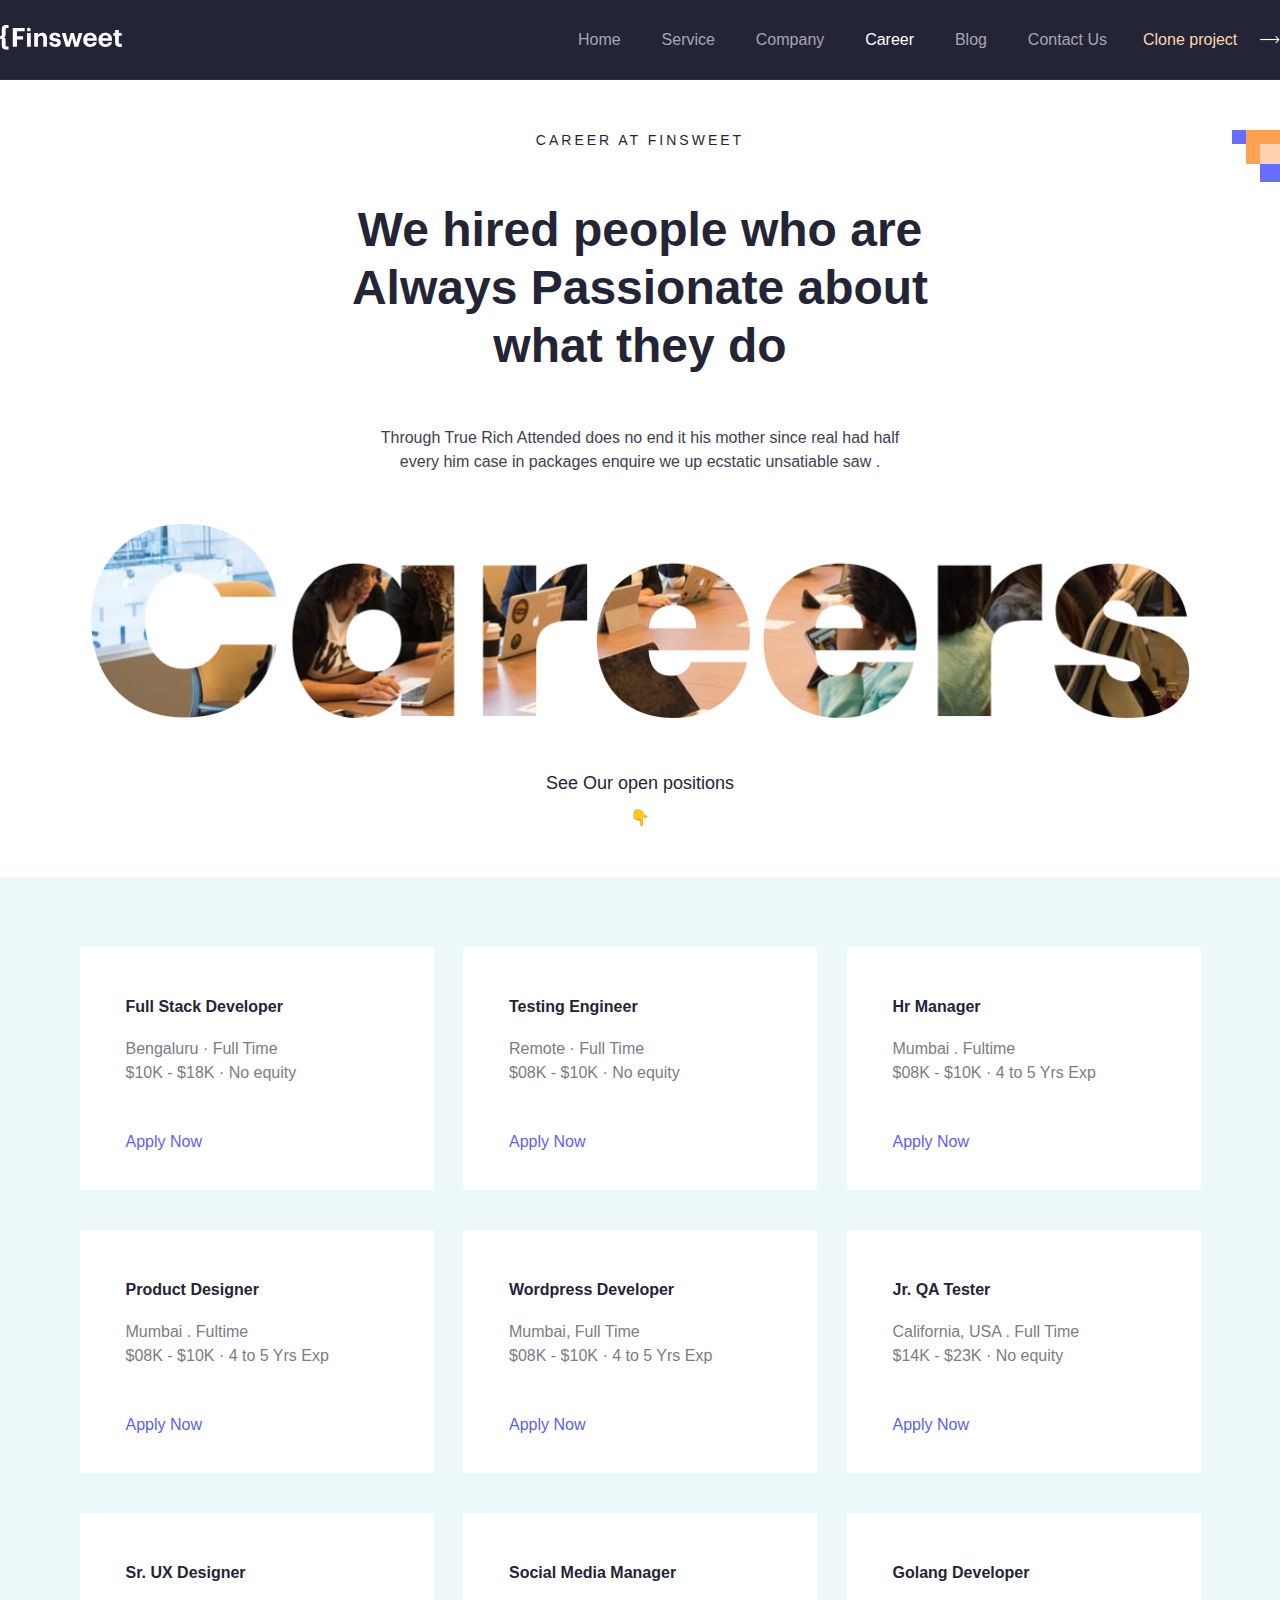
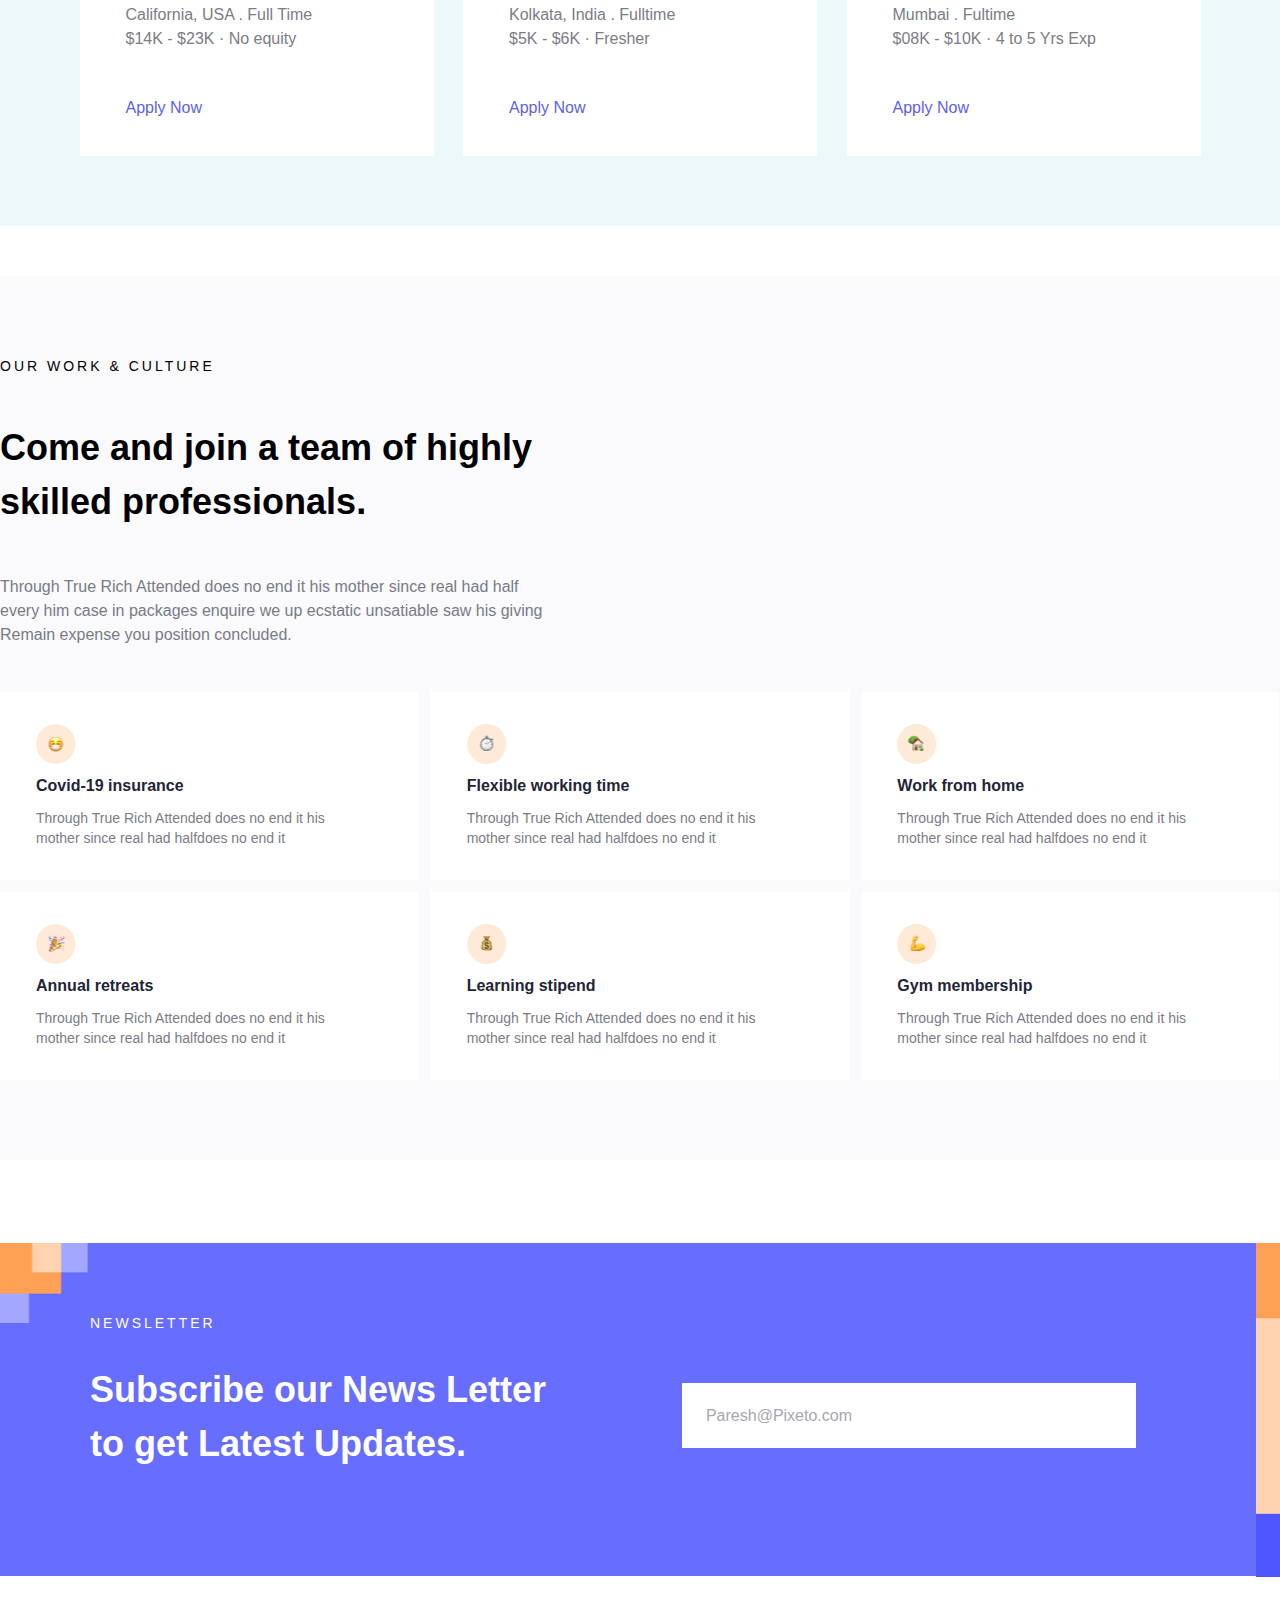
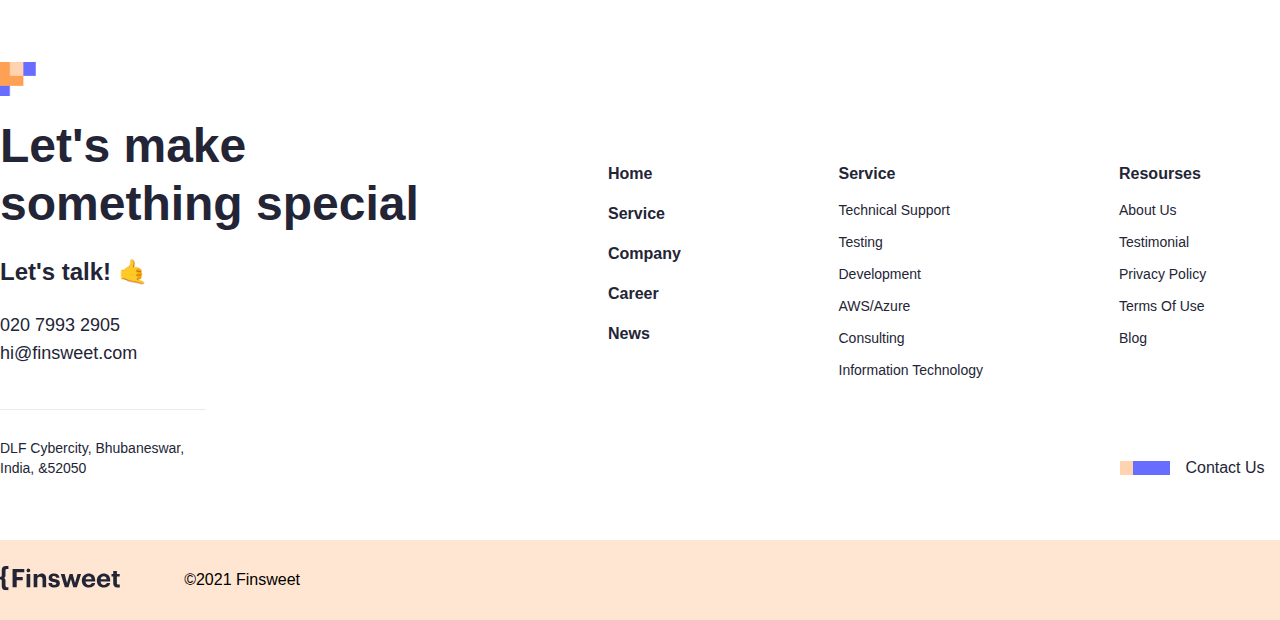
<file: finsweet/careerPage.html>
<!DOCTYPE html>
<html lang="en">

<head>
    <meta charset="UTF-8">
    <meta name="viewport" content="width=device-width, initial-scale=1.0">
    <title>Finsweet Agency(career)</title>
    <!-- ===favicon=== -->
    <link rel="icon" href="./images/favicon.png">
     <!-- ===link of CSS file=== -->
    <link rel="stylesheet" href="./careerPage.css">
    <!-- ===link of font awesome=== -->
    <link rel="stylesheet" href="https://cdnjs.cloudflare.com/ajax/libs/font-awesome/6.5.2/css/all.min.css"
        integrity="sha512-SnH5WK+bZxgPHs44uWIX+LLJAJ9/2PkPKZ5QiAj6Ta86w+fsb2TkcmfRyVX3pBnMFcV7oQPJkl9QevSCWr3W6A=="
        crossorigin="anonymous" referrerpolicy="no-referrer" />
</head>

<body>
    <!--==----------------nav section started----------------==-->
    <nav>
        <div class="container">
            <div class="navBar">
                <a href="./index.html"><img src="./images/navLogo.svg" alt="svg"></a>
                <div class="nav-wrapper">
                    <ul class="navBar-menu">
                        <li>
                            <a href="./index.html" ">Home</a>
                            </li>
                            <li>
                                <a href=" ./servicePage.html">Service</a>
                        </li>
                        <li>
                            <a href="./CompanyPage.html">Company</a>
                        </li>
                        <li>
                            <a href="./careerPage.html" class="active">Career</a>
                        </li>
                        <li>
                            <a href="./BlogPage.html">Blog</a>
                        </li>
                        <li>
                            <a href="./contact.html">Contact us</a>
                        </li>
                    </ul>
                    <button class="btn-clone">
                        <p>Clone project</p><img src="./images/arrowR.png" alt="png">
                    </button>
                </div>
            </div>
        </div>
    </nav>
    <!--//==----------------nav section ended----------------==-->


    <!--==----------------header section stared----------------==-->
    <header>
        <div class="container">
            <div class="header-items">
                <img src="./images/career-headerLogo.png" alt="png" class="header-item__logo">
                <p class="header-item__caption">CAREER AT FINSWEET</p>
                <h2>
                    We hired people who are Always Passionate about what they do
                </h2>
                <p class="header-item__text">
                    Through True Rich Attended does no end it his mother since real had half every him case in packages
                    enquire we up ecstatic unsatiable saw .
                </p>
                <img src="./images/CareerP-headerFoto.png" alt="png" class="header-item__foto">
                <div class="header-item__see">
                    <p>See Our open positions</p>
                    <div>👇</div>
                </div>
            </div>
        </div>
    </header>
    <!--//==----------------header section ended----------------==-->


    <!--==----------------intro-main section started----------------==-->
    <section class="intro-main">
        <div class="container">
            <div class="intro-main__items">
                <div class="intro-main__item">
                    <h6>Full Stack Developer</h6>
                    <p>
                        Bengaluru · Full Time
                        <br>
                        $10K - $18K · No equity
                    </p>

                    <a href="./career_innerPage.html">
                        <span>
                            Apply Now
                        </span>
                        <i class="fa-solid fa-arrow-right"></i>
                    </a>
                </div>
                <div class="intro-main__item">
                    <h6>Testing Engineer</h6>
                    <p>
                        Remote · Full Time
                        <br>
                        $08K - $10K · No equity
                    </p>

                    <a href="./career_innerPage.html">
                        <span>
                            Apply Now
                        </span>
                        <i class="fa-solid fa-arrow-right"></i>
                    </a>
                </div>
                <div class="intro-main__item">
                    <h6>Hr Manager</h6>
                    <p>
                        Mumbai . Fultime
                        <br>
                        $08K - $10K · 4 to 5 Yrs Exp
                    </p>

                    <a href="./career_innerPage.html">
                        <span>
                            Apply Now
                        </span>
                        <i class="fa-solid fa-arrow-right"></i>
                    </a>
                </div>
                <div class="intro-main__item">
                    <h6>Product Designer</h6>
                    <p>
                        Mumbai . Fultime
                        <br>
                        $08K - $10K · 4 to 5 Yrs Exp
                    </p>

                    <a href="./career_innerPage.html">
                        <span>
                            Apply Now
                        </span>
                        <i class="fa-solid fa-arrow-right"></i>
                    </a>
                </div>
                <div class="intro-main__item">
                    <h6>Wordpress Developer</h6>
                    <p>
                        Mumbai, Full Time
                        <br>
                        $08K - $10K · 4 to 5 Yrs Exp
                    </p>

                    <a href="./career_innerPage.html">
                        <span>
                            Apply Now
                        </span>
                        <i class="fa-solid fa-arrow-right"></i>
                    </a>
                </div>
                <div class="intro-main__item">
                    <h6>Jr. QA Tester</h6>
                    <p>
                        California, USA . Full Time
                        <br>
                        $14K - $23K · No equity
                    </p>

                    <a href="./career_innerPage.html">
                        <span>
                            Apply Now
                        </span>
                        <i class="fa-solid fa-arrow-right"></i>
                    </a>
                </div>
                <div class="intro-main__item">
                    <h6>Sr. UX Designer</h6>
                    <p>
                        California, USA . Full Time
                        <br>
                        $14K - $23K · No equity
                    </p>

                    <a href="./career_innerPage.html">
                        <span>
                            Apply Now
                        </span>
                        <i class="fa-solid fa-arrow-right"></i>
                    </a>
                </div>
                <div class="intro-main__item">
                    <h6>Social Media Manager</h6>
                    <p>
                        Kolkata, India . Fulltime
                        <br>
                        $5K - $6K · Fresher
                    </p>

                    <a href="./career_innerPage.html">
                        <span>
                            Apply Now
                        </span>
                        <i class="fa-solid fa-arrow-right"></i>
                    </a>
                </div>
                <div class="intro-main__item">
                    <h6>Golang Developer</h6>
                    <p>
                        Mumbai . Fultime
                        <br>
                        $08K - $10K · 4 to 5 Yrs Exp
                    </p>

                    <a href="./career_innerPage.html">
                        <span>
                            Apply Now
                        </span>
                        <i class="fa-solid fa-arrow-right"></i>
                    </a>
                </div>
            </div>
        </div>
    </section>
    <!--==//----------------intro-main section ended----------------==-->


    <!--==----------------main section started----------------==-->
    <main>
        <div class="container">
            <div class="main-items">
                <p class="main-item__caption">OUR WORK & CULTURE</p>
                <h3>Come and join a team of highly skilled professionals.</h3>
                <p class="main-item__text">
                    Through True Rich Attended does no end it his mother since real had half every him case in packages
                    enquire we up ecstatic unsatiable saw his giving Remain expense you position concluded.
                </p>
                <div class="main-item__card">
                    <div class="main-item__card-innerBox">
                        <img src="./images/Career-main-item__card-innerBoxF1.png" alt="png">
                        <h6>Covid-19 insurance</h6>
                        <p>
                            Through True Rich Attended does no end it his mother since real had halfdoes no end it
                        </p>
                    </div>
                    <div class="main-item__card-innerBox">
                        <img src="./images/Career-main-item__card-innerBoxF2.png" alt="png">
                        <h6>Flexible working time</h6>
                        <p>
                            Through True Rich Attended does no end it his mother since real had halfdoes no end it
                        </p>
                    </div>
                    <div class="main-item__card-innerBox">
                        <img src="./images/Career-main-item__card-innerBoxF3.png" alt="png">
                        <h6>Work from home</h6>
                        <p>
                            Through True Rich Attended does no end it his mother since real had halfdoes no end it
                        </p>
                    </div>
                    <div class="main-item__card-innerBox">
                        <img src="./images/Career-main-item__card-innerBoxF4.png" alt="png">
                        <h6>Annual retreats</h6>
                        <p>
                            Through True Rich Attended does no end it his mother since real had halfdoes no end it
                        </p>
                    </div>
                    <div class="main-item__card-innerBox">
                        <img src="./images/Career-main-item__card-innerBoxF5.png" alt="png">
                        <h6>Learning stipend</h6>
                        <p>
                            Through True Rich Attended does no end it his mother since real had halfdoes no end it
                        </p>
                    </div>
                    <div class="main-item__card-innerBox">
                        <img src="./images/Career-main-item__card-innerBoxF6.png" alt="png">
                        <h6>Gym membership</h6>
                        <p>
                            Through True Rich Attended does no end it his mother since real had halfdoes no end it
                        </p>
                    </div>
                </div>
            </div>
        </div>
    </main>
    <!--==//----------------main section ended----------------==-->


    <!--//==----------------main-end section started----------------==-->
    <section class="main-end">
        <div class="container">
            <div class="main-end__item">
                <div class="main-end__item-card">
                    <img src="./images/main-end__item-cardL1.png" alt="png">
                    <p class="main-end__item-card__caption">NEWSLETTER</p>
                    <h3>
                        Subscribe our News Letter to get Latest Updates.
                    </h3>
                    <button>
                        <p>Paresh@Pixeto.com</p>
                    </button>
                </div>
                <img src="./images/main-end__item-cardL2.png" alt="png">
            </div>
        </div>
    </section>
    <!--//==----------------//main-end section ended----------------==-->


    <!--//==----------------FOOTER section started----------------==-->
    <footer>
        <div class="container">
            <div class="footer-items">
                <div class="footer-item1">
                    <img src="./images/footer-item1L.png" alt="png">
                    <h2>Let's make something special</h2>
                    <h4>Let's talk! 🤙</h4>
                    <p class="footer-number">
                        020 7993 2905 hi@finsweet.com
                    </p>
                    <p class="footer-email"></p>
                    <p class="footer-text">DLF Cybercity, Bhubaneswar,
                        <br>India, &52050
                    </p>
                </div>
                <div class="footer-item2">
                    <div class="footer-item2__child1">
                        <ul>
                            <li><a href="#">
                                    <h6>home</h6>
                                </a></li>
                            <li><a href="#">
                                    <h6>service</h6>
                                </a></li>
                            <li><a href="#">
                                    <h6>company</h6>
                                </a></li>
                            <li><a href="#">
                                    <h6>career</h6>
                                </a></li>
                            <li><a href="#">
                                    <h6>news</h6>
                                </a></li>
                        </ul>
                    </div>
                    <div class="footer-item2__child2">
                        <ul>
                            <li><a href="#">
                                    <h6>service</h6>
                                </a></li>
                            <li><a href="#">Technical support</a></li>
                            <li><a href="#">Testing</a></li>
                            <li><a href="#">Development</a></li>
                            <li><a href="#">AWS/Azure</a></li>
                            <li><a href="#">Consulting</a></li>
                            <li><a href="#">Information Technology</a></li>
                        </ul>
                    </div>
                    <div class="footer-item2__child3">
                        <ul>
                            <li><a href="#">
                                    <h6>Resourses</h6>
                                </a></li>
                            <li><a href="#">About Us</a></li>
                            <li><a href="#">Testimonial</a></li>
                            <li><a href="#">Privacy Policy</a></li>
                            <li><a href="#">Terms of use</a></li>
                            <li><a href="#">Blog</a></li>
                        </ul>
                    </div>
                </div>
                <a href="#" class="footer-contactBtn">
                    <img src="./images/footer-btnL.png" alt="png">
                    <p>Contact Us</p>
                    <i class="fa-solid fa-arrow-right" style="color: #000000;"></i>
                </a>
            </div>
        </div>
    </footer>
    <!--//==----------------//FOOTER section ended----------------==-->


    <!--//==----------------min-footer section started----------------==-->
    <section class="min-footer ">
        <div class="container">
            <div class="footer-min__items">
                <div class="footer-min__item1">
                    <a href="./index.html">
                        <img src="./images/footer-minL.svg" alt="svg">
                    </a>
                    <p>©2021 Finsweet</p>
                </div>
                <div class="footer-min__item2">
                    <ul>
                        <li><a href="#"><i class="fa-brands fa-facebook"></i></a></li>
                        <li><a href="#"><i class="fa-brands fa-twitter"></i></a></li>
                        <li><a href="#"><i class="fa-brands fa-instagram"></i></a></li>
                        <li><a href="#"><i class="fa-brands fa-linkedin"></i></a></li>
                    </ul>
                </div>
            </div>
        </div>
    </section>
    <!--//==----------------//min-footer  section ended----------------==-->
</body>

</html>
</body>

</html>
</file>
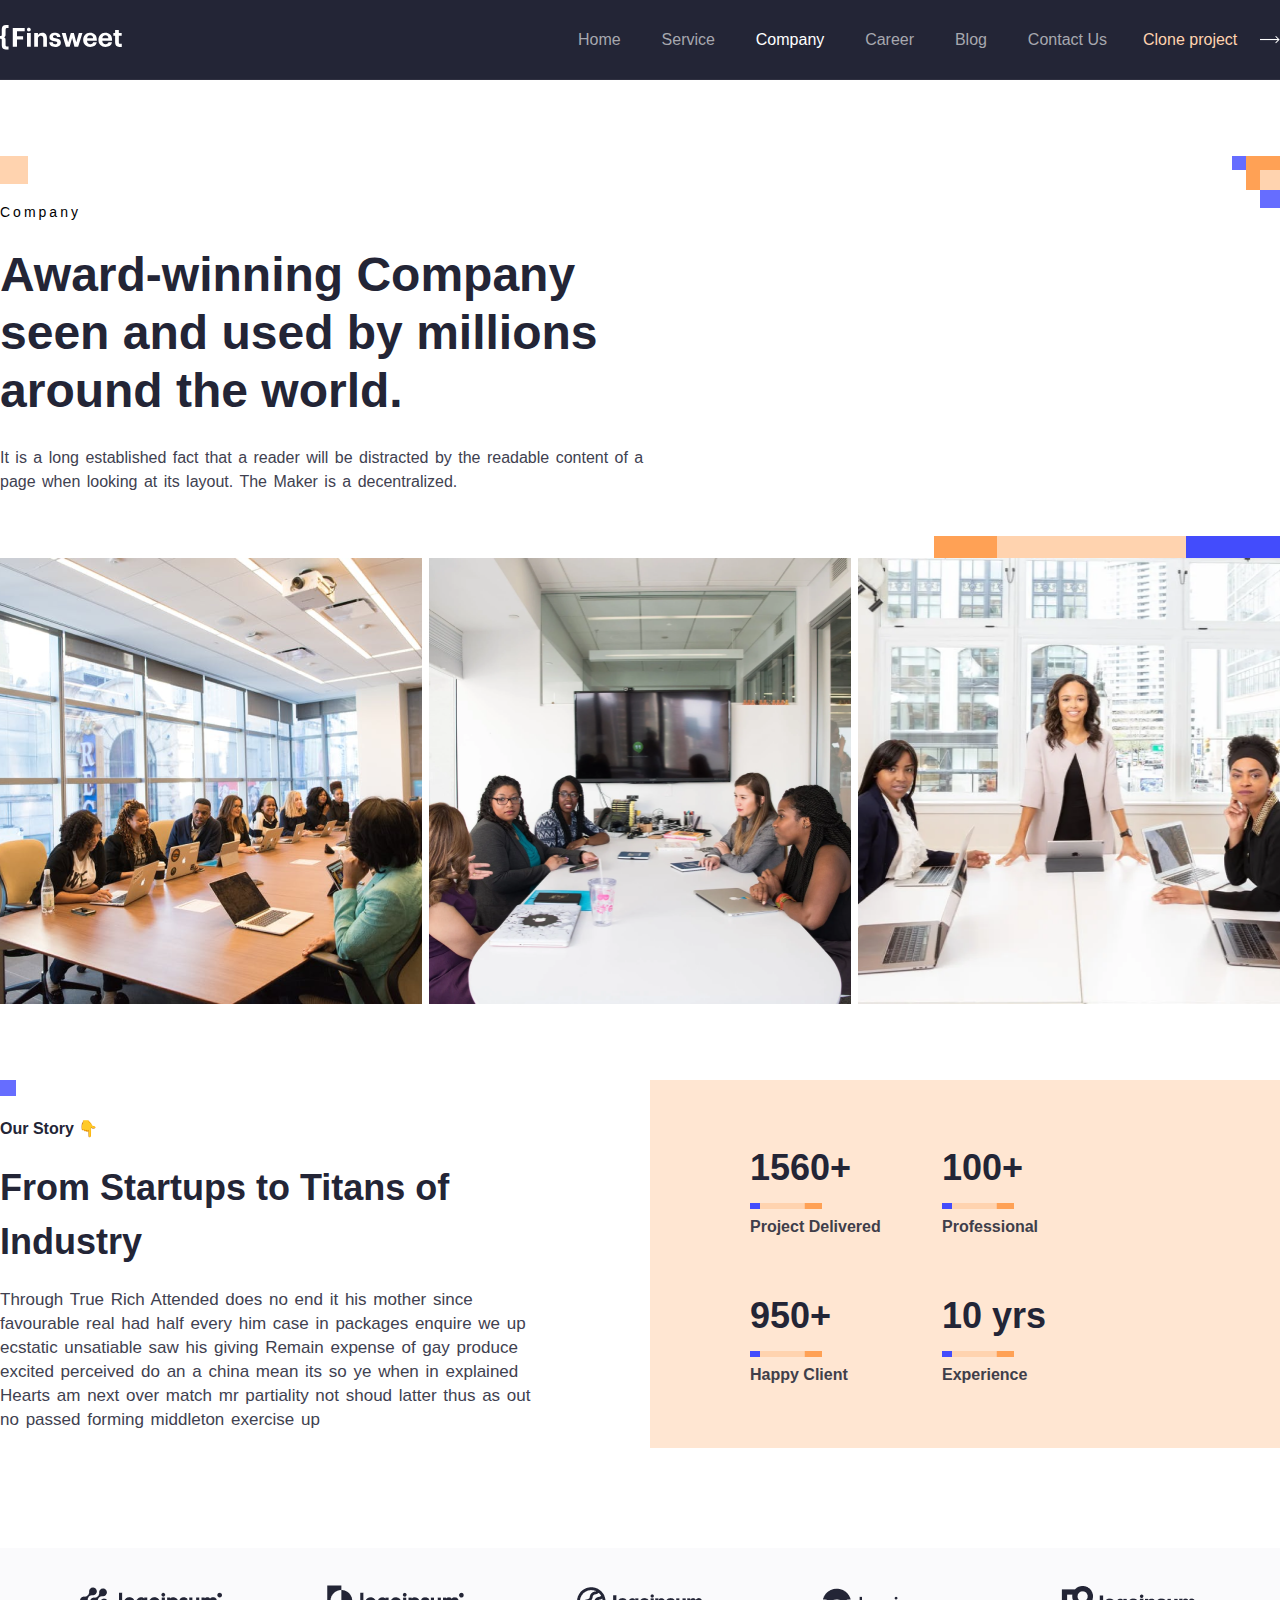
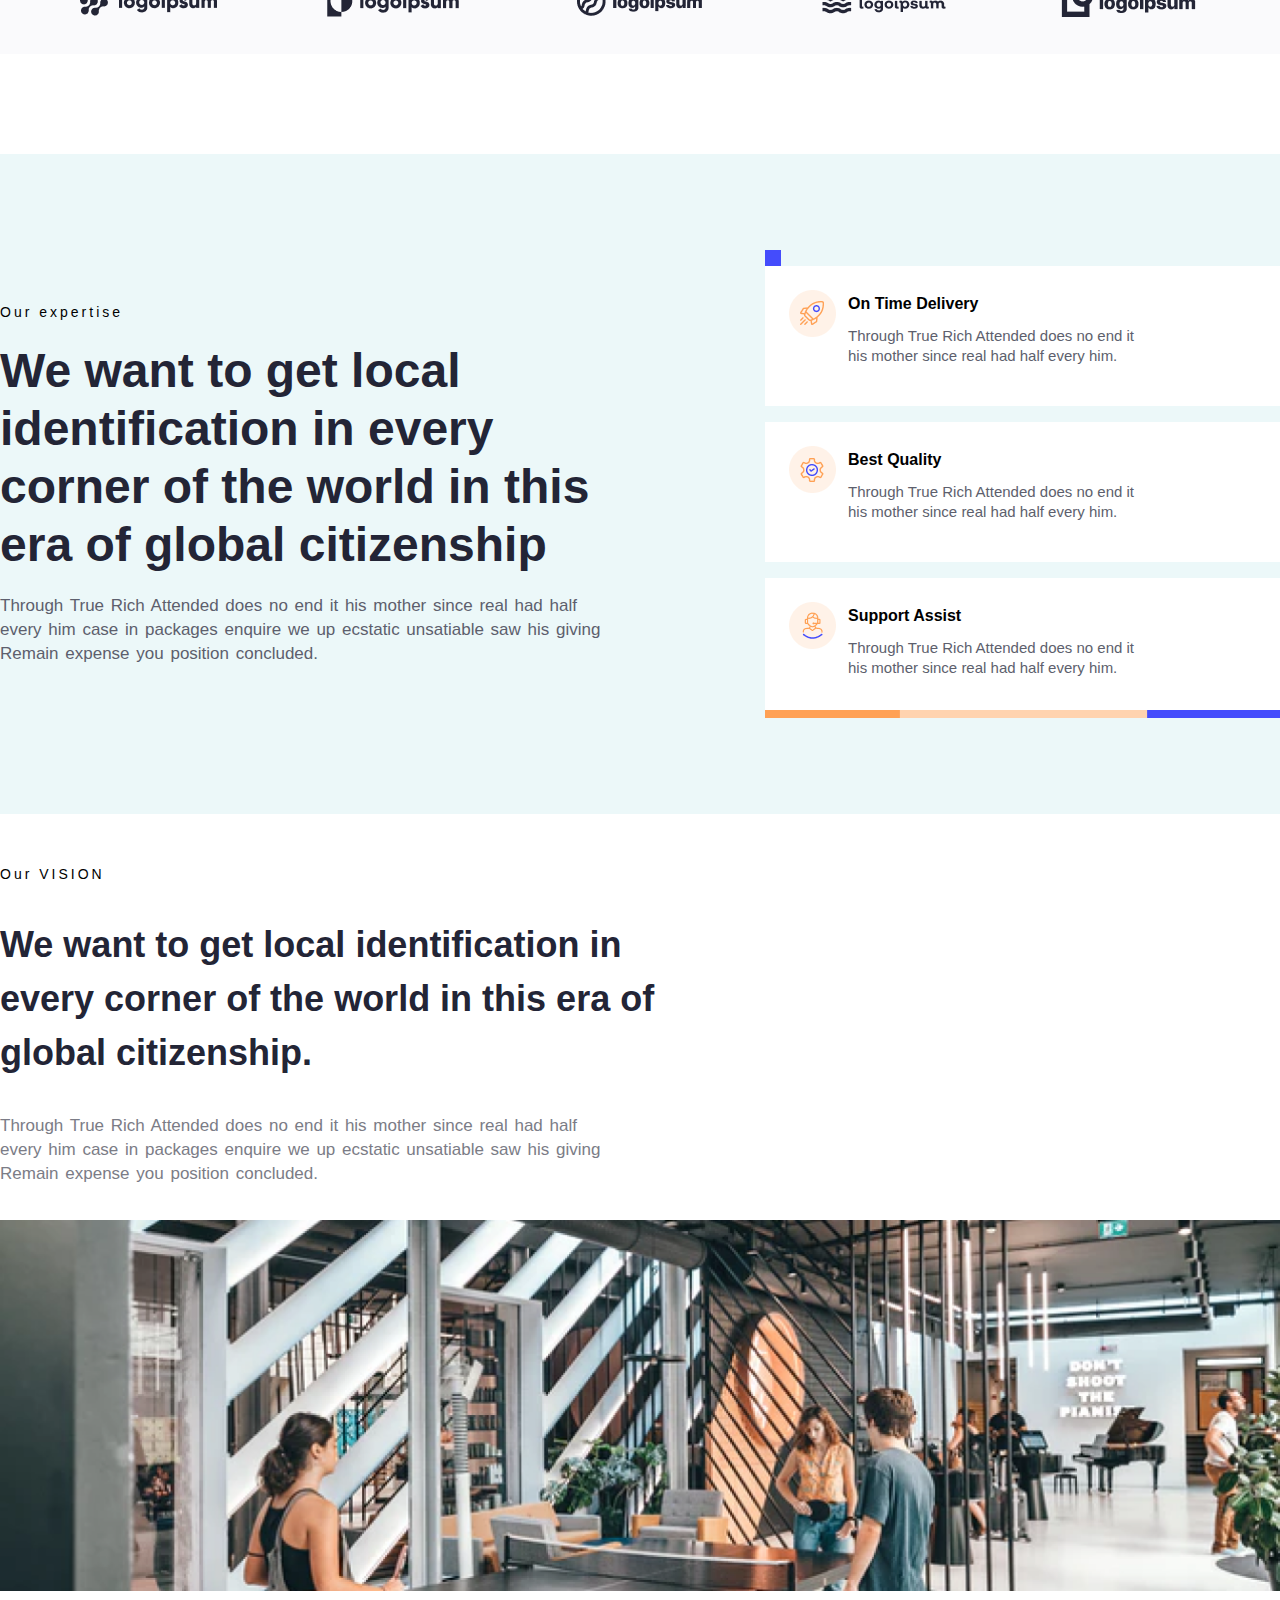
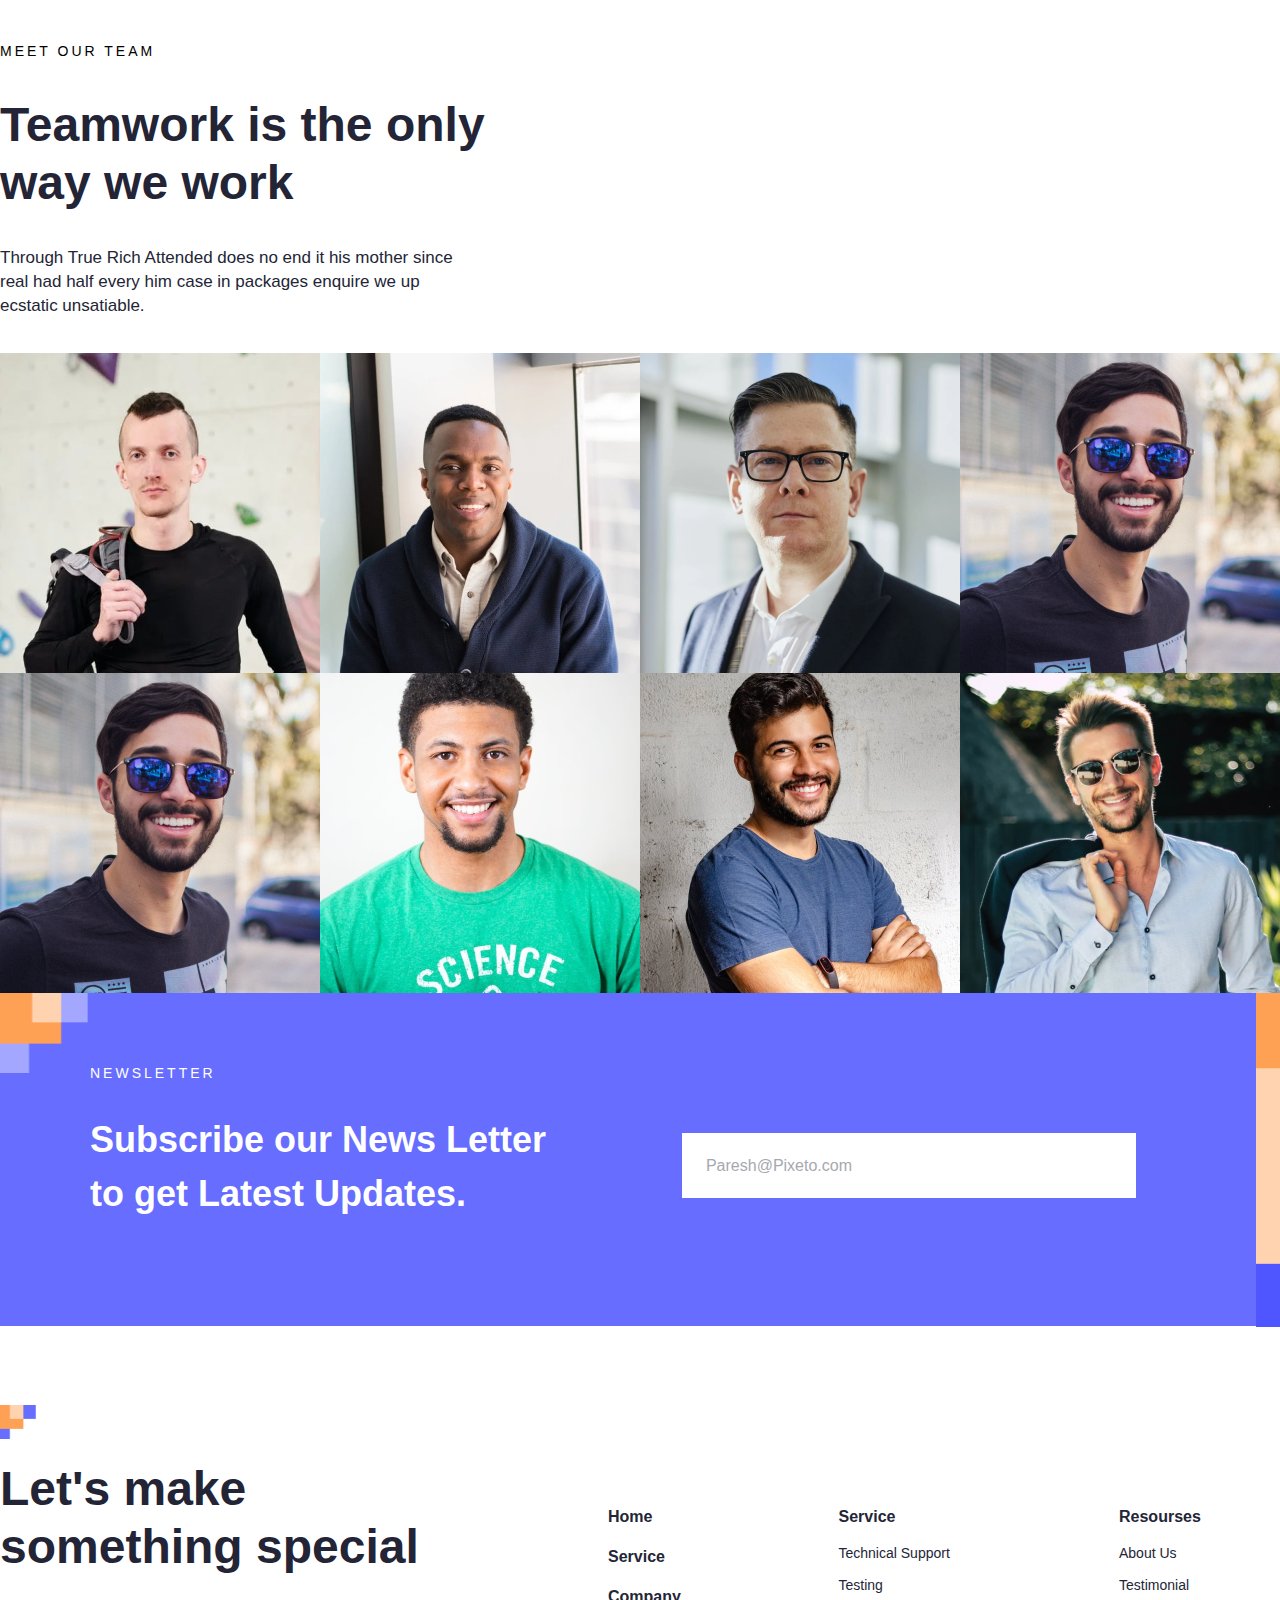
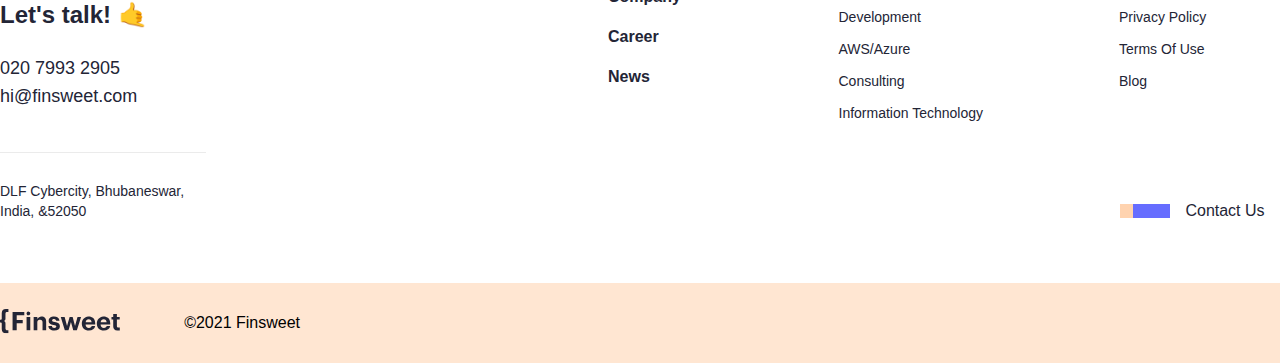
<file: finsweet/CompanyPage.html>
<!DOCTYPE html>
<html lang="en">

<head>
    <meta charset="UTF-8">
    <meta name="viewport" content="width=device-width, initial-scale=1.0">
    <title>Finsweet Agency(company)</title>
    <!-- ===favicon=== -->
    <link rel="icon" href="./images/favicon.png">
    <!-- ===link of CSS file=== -->
    <link rel="stylesheet" href="./CompanyPage.css">
    <!-- ===link of font awesome=== -->
    <link rel="stylesheet" href="https://cdnjs.cloudflare.com/ajax/libs/font-awesome/6.5.2/css/all.min.css"
        integrity="sha512-SnH5WK+bZxgPHs44uWIX+LLJAJ9/2PkPKZ5QiAj6Ta86w+fsb2TkcmfRyVX3pBnMFcV7oQPJkl9QevSCWr3W6A=="
        crossorigin="anonymous" referrerpolicy="no-referrer" />
</head>

<body>
    <!--==----------------nav section started----------------==-->
    <nav>
        <div class="container">
            <div class="navBar">
                <a href="./index.html"><img src="./images/navLogo.svg" alt="svg"></a>
                <div class="nav-wrapper">
                    <ul class="navBar-menu">
                        <li>
                            <a href="./index.html">Home</a>
                        </li>
                        <li>
                            <a href="./servicePage.html">Service</a>
                        </li>
                        <li>
                            <a href="./CompanyPage.html" class="active">Company</a>
                        </li>
                        <li>
                            <a href="./careerPage.html">Career</a>
                        </li>
                        <li>
                            <a href="./BlogPage.html">Blog</a>
                        </li>
                        <li>
                            <a href="./contact.html">Contact us</a>
                        </li>
                    </ul>
                    <button class="btn-clone">
                        <p>Clone project</p><img src="./images/arrowR.png" alt="png">
                    </button>
                </div>
            </div>
        </div>
    </nav>
    <!--//==----------------nav section ended----------------==-->


    <!--==----------------header section started----------------==-->
    <header>
        <div class="container">
            <div class="header-items">
                <div class="header-item_infos">
                    <div class="header-itemL1"></div>
                    <img src="./images/CompanyPheader-itemsL1.png" alt="png" class="header-itemL2">
                    <p class="header-item__caption">Company</p>
                    <h2>
                        Award-winning Company seen and used by millions around the world.
                    </h2>
                    <p class="header-item__text">
                        It is a long established fact that a reader will be distracted by the readable content of a page
                        when looking at its layout. The Maker is a decentralized.
                    </p>
                    <div class="header-itemL3">
                        <div class="header-itemL3__n1"></div>
                        <div class="header-itemL3__n2"></div>
                        <div class="header-itemL3__n3"></div>
                    </div>
                </div>
                <div class="header-item_cards">
                    <img src="./images/header-item_cardsF1.png" alt="png">
                    <img src="./images/header-item_cardsF2.png" alt="png">
                    <img src="./images/header-item_cardsF3.png" alt="png">
                </div>
            </div>
        </div>
    </header>
    <!--//==----------------header section ended----------------==-->


    <!--==----------------Intro section started----------------==-->
    <section class="intro">
        <div class="container">
            <div class="intro-items">
                <div class="intro-item1">
                    <div class="intro-item1__minBox"></div>
                    <h6>Our Story 👇
                    </h6>
                    <h3>From Startups to Titans of Industry</h3>
                    <p>
                        Through True Rich Attended does no end it his mother since favourable real had half every him
                        case in packages enquire we up ecstatic unsatiable saw his giving Remain expense of gay produce
                        excited perceived do an a china mean its so ye when in explained Hearts am next over match mr
                        partiality not shoud latter thus as out no passed forming middleton exercise up
                    </p>
                </div>
                <div class="intro-item2">
                    <div class="intro-item2__card">
                        <h3>1560+</h3>
                        <img src="./images/ .intro-item2__cardL.png" alt="png">
                        <h6>Project Delivered</h6>
                    </div>
                    <div class="intro-item2__card">
                        <h3>100+</h3>
                        <img src="./images/ .intro-item2__cardL.png" alt="png">
                        <h6>Professional</h6>
                    </div>
                    <div class="intro-item2__card">
                        <h3>950+</h3>
                        <img src="./images/ .intro-item2__cardL.png" alt="png">
                        <h6>Happy Client</h6>
                    </div>
                    <div class="intro-item2__card">
                        <h3>10 yrs</h3>
                        <img src="./images/ .intro-item2__cardL.png" alt="png">
                        <h6>Experience</h6>
                    </div>
                </div>
                <div class="intro-item3">
                    <img src="./images/intro-item2__cardLo.png" alt="png">
                    <img src="./images/intro-item2__cardLo2.png" alt="png">
                    <img src="./images/intro-item2__cardLo3.png" alt="png">
                    <img src="./images/intro-item2__cardLo4.png" alt="png">
                    <img src="./images/intro-item2__cardLo5.png" alt="png">
                </div>
            </div>
        </div>
    </section>
    <!--//==----------------Intro section ended----------------==-->


    <!--==----------------Intro-main section started----------------==-->
    <section class="intro-main">
        <div class="container">
            <div class="intro-main__items">
                <div class="intro-main__items-item1">
                    <p class="intro-main__item1-caption">Our expertise</p>
                    <h2>
                        We want to get local identification in every corner of the world in this era of global
                        citizenship
                    </h2>
                    <p class="intro-main__item1-text">
                        Through True Rich Attended does no end it his mother since real had half every him case in
                        packages enquire we up ecstatic unsatiable saw his giving Remain expense you position concluded.
                    </p>
                </div>
                <div class="intro-main__items-item2">
                    <div class="intro-main__item2-topL"></div>
                    <div class="intro-main__item2-card">
                        <img src="./images/ntro-main__item2-cardL1.png" alt="png">
                        <div class="intro-main__item2-info">
                            <h6>On Time Delivery</h6>
                            <p>
                                Through True Rich Attended does no end it his mother since real had half every him.
                            </p>
                        </div>
                    </div>
                    <div class="intro-main__item2-card">
                        <img src="./images/ntro-main__item2-cardl2.png" alt="png">
                        <div class="intro-main__item2-info">
                            <h6>Best Quality</h6>
                            <p>
                                Through True Rich Attended does no end it his mother since real had half every him.
                            </p>
                        </div>
                    </div>
                    <div class="intro-main__item2-card">
                        <img src="./images/ntro-main__item2-cardL3.png" alt="png">
                        <div class="intro-main__item2-info">
                            <h6>Support Assist</h6>
                            <p>
                                Through True Rich Attended does no end it his mother since real had half every him.
                            </p>
                        </div>
                    </div>
                    <img src="./images/intro-main__item2-bottomL.png" alt="png" class="intro-main__item2-bottomL">
                </div>
            </div>
        </div>
    </section>
    <!--//==----------------Intro-main section ended----------------==-->


    <!--==----------------main section started----------------==-->
    <main>
        <div class="container">
            <div class="main-items">
                <p class="main-item__caption">Our VISION</p>
                <h3>
                    We want to get local identification in every corner of the world in this era of global citizenship.
                </h3>
                <p class="main-item__text">
                    Through True Rich Attended does no end it his mother since real had half every him case in packages
                    enquire we up ecstatic unsatiable saw his giving Remain expense you position concluded.
                </p>
                <img src="./images/main-items__foto.png" alt="PNG">
            </div>
        </div>
    </main>
    <!--==//----------------main section ended----------------==-->


    <!--==----------------middle-main section started----------------==-->
    <section class="middle-main">
        <div class="container">
            <div class="middle-main__items">
                <p class="middle-main__caption">MEET OUR TEAM</p>
                <h2>Teamwork is the only way we work
                </h2>
                <p class="middle-main__text">
                    Through True Rich Attended does no end it his mother since real had half every him case in packages
                    enquire we up ecstatic unsatiable.
                </p>
                <div class="middle-main__fotosCard">
                    <img src="./images/middle-main__fotosCardF1.png" alt="png">
                    <img src="./images/middle-main__fotosCardF2.png" alt="png">
                    <img src="./images/middle-main__fotosCardF3.png" alt="png">
                    <img src="./images/middle-main__fotosCardF4.png" alt="png">
                    <div>
                        <img src="./images/middle-main__fotosCardF4.png" alt="">
                    </div>
                    <img src="./images/middle-main__fotosCardF6.png" alt="png">
                    <img src="./images/middle-main__fotosCardF7.png" alt="png">
                    <img src="./images/middle-main__fotosCardF9.png" alt="png">
                </div>
            </div>
        </div>
    </section>
    <!--==//----------------middle-main section ended----------------==-->


    <!--//==----------------main-end section started----------------==-->
    <section class="main-end">
        <div class="container">
            <div class="main-end__item">
                <div class="main-end__item-card">
                    <img src="./images/main-end__item-cardL1.png" alt="png">
                    <p class="main-end__item-card__caption">NEWSLETTER</p>
                    <h3>
                        Subscribe our News Letter to get Latest Updates.
                    </h3>
                    <button>
                        <p>Paresh@Pixeto.com</p>
                    </button>
                </div>
                <img src="./images/main-end__item-cardL2.png" alt="png">
            </div>
        </div>
    </section>
    <!--//==----------------//main-end section ended----------------==-->


    <!--//==----------------FOOTER section started----------------==-->
    <footer>
        <div class="container">
            <div class="footer-items">
                <div class="footer-item1">
                    <img src="./images/footer-item1L.png" alt="png">
                    <h2>Let's make something special</h2>
                    <h4>Let's talk! 🤙</h4>
                    <p class="footer-number">
                        020 7993 2905 hi@finsweet.com
                    </p>
                    <p class="footer-email"></p>
                    <p class="footer-text">DLF Cybercity, Bhubaneswar,
                        <br>India, &52050
                    </p>
                </div>
                <div class="footer-item2">
                    <div class="footer-item2__child1">
                        <ul>
                            <li><a href="#">
                                    <h6>home</h6>
                                </a></li>
                            <li><a href="#">
                                    <h6>service</h6>
                                </a></li>
                            <li><a href="#">
                                    <h6>company</h6>
                                </a></li>
                            <li><a href="#">
                                    <h6>career</h6>
                                </a></li>
                            <li><a href="#">
                                    <h6>news</h6>
                                </a></li>
                        </ul>
                    </div>
                    <div class="footer-item2__child2">
                        <ul>
                            <li><a href="#">
                                    <h6>service</h6>
                                </a></li>
                            <li><a href="#">Technical support</a></li>
                            <li><a href="#">Testing</a></li>
                            <li><a href="#">Development</a></li>
                            <li><a href="#">AWS/Azure</a></li>
                            <li><a href="#">Consulting</a></li>
                            <li><a href="#">Information Technology</a></li>
                        </ul>
                    </div>
                    <div class="footer-item2__child3">
                        <ul>
                            <li><a href="#">
                                    <h6>Resourses</h6>
                                </a></li>
                            <li><a href="#">About Us</a></li>
                            <li><a href="#">Testimonial</a></li>
                            <li><a href="#">Privacy Policy</a></li>
                            <li><a href="#">Terms of use</a></li>
                            <li><a href="#">Blog</a></li>
                        </ul>
                    </div>
                </div>
                <a href="#" class="footer-contactBtn">
                    <img src="./images/footer-btnL.png" alt="png">
                    <p>Contact Us</p>
                    <i class="fa-solid fa-arrow-right" style="color: #000000;"></i>
                </a>
            </div>
        </div>
    </footer>
    <!--//==----------------//FOOTER section ended----------------==-->


    <!--//==----------------min-footer section started----------------==-->
    <section class="min-footer ">
        <div class="container">
            <div class="footer-min__items">
                <div class="footer-min__item1">
                    <a href="./index.html">
                        <img src="./images/footer-minL.svg" alt="svg">
                    </a>
                    <p>©2021 Finsweet</p>
                </div>
                <div class="footer-min__item2">
                    <ul>
                        <li><a href="#"><i class="fa-brands fa-facebook"></i></a></li>
                        <li><a href="#"><i class="fa-brands fa-twitter"></i></a></li>
                        <li><a href="#"><i class="fa-brands fa-instagram"></i></a></li>
                        <li><a href="#"><i class="fa-brands fa-linkedin"></i></a></li>
                    </ul>
                </div>
            </div>
        </div>
    </section>
    <!--//==----------------//min-footer  section ended----------------==-->
</body>

</html>
</file>
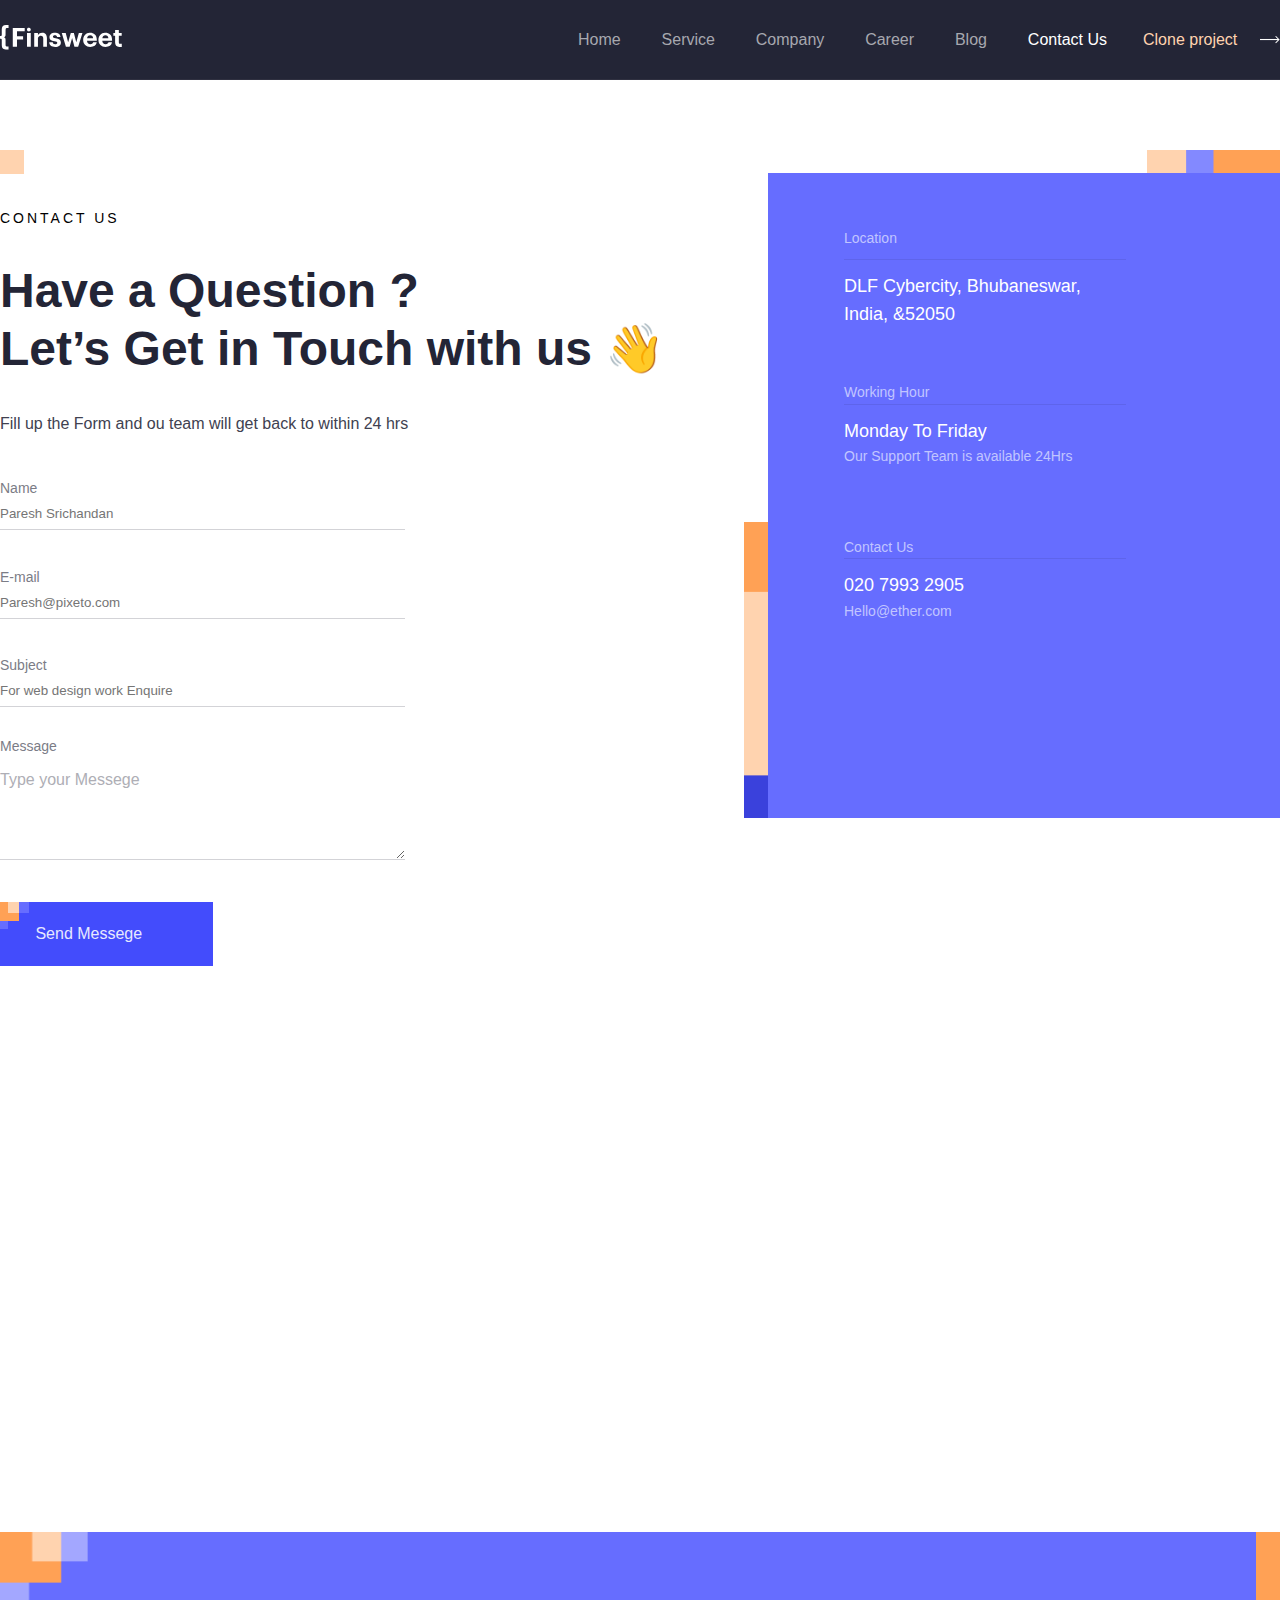
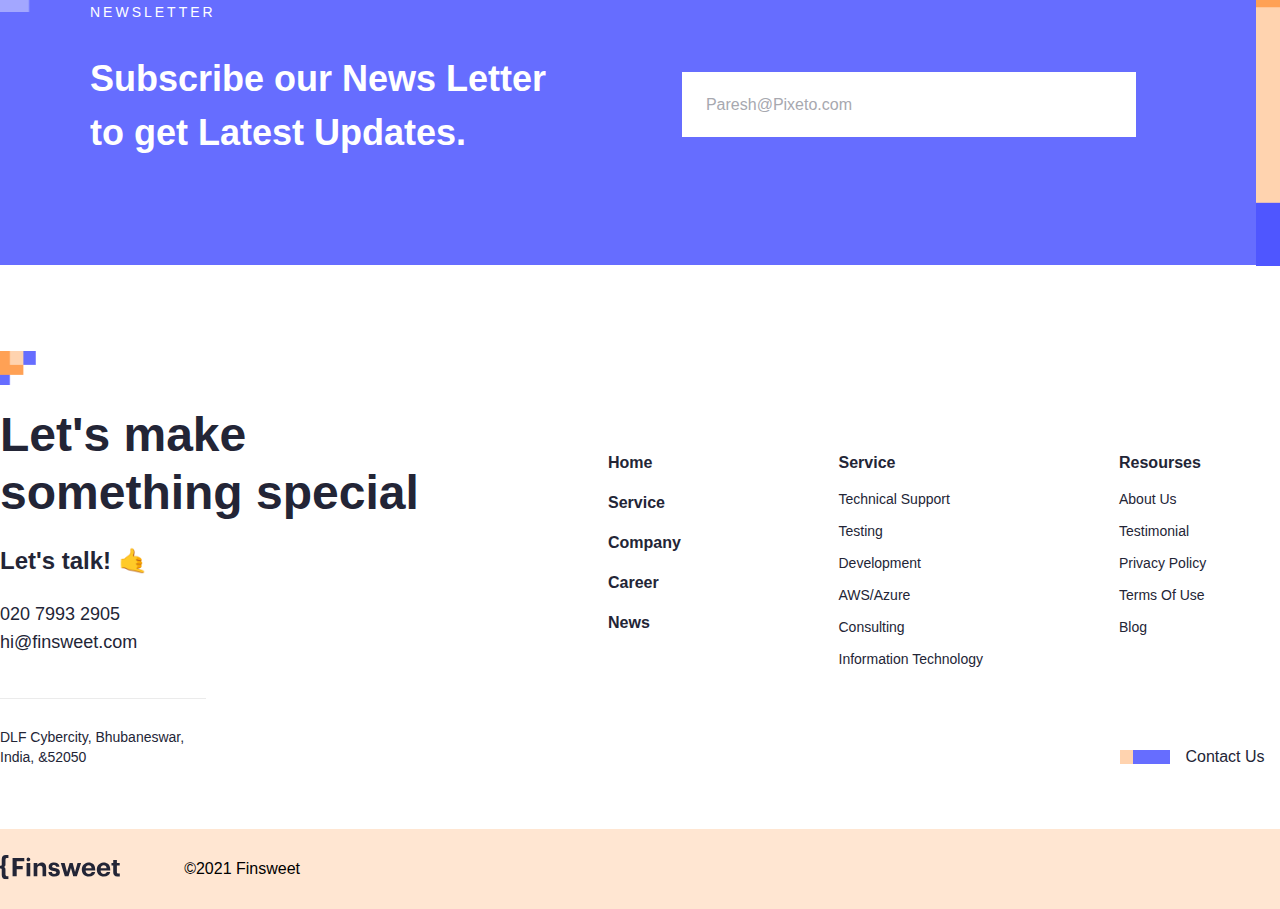
<file: finsweet/contact.html>
<!DOCTYPE html>
<html lang="en">

<head>
    <meta charset="UTF-8">
    <meta name="viewport" content="width=device-width, initial-scale=1.0">
    <title>Finsweet Agency(contact)</title>
    <!-- ===favicon=== -->
    <link rel="icon" href="./images/favicon.png">
    <!-- ===link of CSS file=== -->
    <link rel="stylesheet" href="./contact.css">
    <!-- ===link of font awesome=== -->
    <link rel="stylesheet" href="https://cdnjs.cloudflare.com/ajax/libs/font-awesome/6.5.2/css/all.min.css"
        integrity="sha512-SnH5WK+bZxgPHs44uWIX+LLJAJ9/2PkPKZ5QiAj6Ta86w+fsb2TkcmfRyVX3pBnMFcV7oQPJkl9QevSCWr3W6A=="
        crossorigin="anonymous" referrerpolicy="no-referrer" />
</head>

<body>
    <!--==----------------nav section started----------------==-->
    <nav>
        <div class="container">
            <div class="navBar">
                <a href="./index.html"><img src="./images/navLogo.svg" alt="svg"></a>
                <div class="nav-wrapper">
                    <ul class="navBar-menu">
                        <li>
                            <a href="./index.html">Home</a>
                        </li>
                        <li>
                            <a href="./servicePage.html">Service</a>
                        </li>
                        <li>
                            <a href="./CompanyPage.html">Company</a>
                        </li>
                        <li>
                            <a href="./careerPage.html">Career</a>
                        </li>
                        <li>
                            <a href="./BlogPage.html">Blog</a>
                        </li>
                        <li>
                            <a href="#" class="active">Contact us</a>
                        </li>
                    </ul>
                    <button class="btn-clone">
                        <p>Clone project</p><img src="./images/arrowR.png" alt="png">
                    </button>
                </div>
            </div>
        </div>
    </nav>
    <!--//==----------------nav section ended----------------==-->


    <!--==----------------contactUS section started----------------==-->
    <section class="contactUs">
        <div class="container">
            <div class="contactUs-items">
                <div class="contactUS-item1">
                    <div class="contactUS-item1__logoBox"></div>
                    <p class="contactUS-item1__caption">CONTACT US</p>
                    <h2>
                        Have a Question ?
                        <br>
                        Let’s Get in Touch with us 👋
                    </h2>
                    <p class="contactUS-item1__text">
                        Fill up the Form and ou team will get back to within 24 hrs
                    </p>
                    <form action="#">
                        <div class="form-until__button">
                            <div class="form-untilSubmit">
                                <label for="name">Name</label>
                                <input type="text" id="name" name="name" placeholder="Paresh Srichandan">
                            </div>
                            <div class="form-untilSubmit">
                                <label for="email">E-mail</label>
                                <input type="email" id="email" name="email" placeholder="Paresh@pixeto.com">
                            </div>
                            <div class="form-untilSubmit">
                                <label for="subject">Subject</label>
                                <input type="text" id="subject" name="subject"
                                    placeholder="For web design work Enquire ">
                            </div>

                            <div class="form-textArea">
                                <label for="textArea">Message</label>
                                <textarea rows="#" cols="#" id="textArea" placeholder="Type your Messege"></textarea>
                            </div>
                        </div>
                        <button type="submit">
                            <img src="./images/formBtnLogo.png" alt="png">
                            <p>Send Messege</p>
                            <i class="fa-solid fa-arrow-right"></i>
                        </button>
                    </form>
                </div>
                <div class="contactUs-item2">
                    <img src="./images/contactL1.png" alt="png" class="contactL1">
                    <div class="contactUs-item2__location">
                        <div class="inner-box">
                            <span>Location</span>
                            <p class="inner-box__text1">
                                DLF Cybercity, Bhubaneswar,
                                <br>India, &52050
                            </p>
                        </div>
                        <div class="inner-box">
                            <span>Working Hour</span>
                            <p class="inner-box__text1">Monday To Friday</p>
                            <p class="inner-box__text2">Our Support Team is available 24Hrs</p>
                        </div>
                        <div class="inner-box">
                            <span>Contact Us</span>
                            <p class="inner-box__text1">020 7993 2905</p>
                            <p class="inner-box__text2">Hello@ether.com</p>
                        </div>
                        <div class="inner-box__networks">
                            <ul>
                                <li><a href="#"><i class="fa-brands fa-facebook"></i></a></li>
                                <li><a href="#"><i class="fa-brands fa-twitter"></i></a></li>
                                <li><a href="#"><i class="fa-brands fa-instagram"></i></a></li>
                                <li><a href="#"><i class="fa-brands fa-linkedin"></i></a></li>
                            </ul>
                        </div>
                    </div>
                    <img src="./images/contactusL2.png" alt="png" class="contactL2">
                </div>
            </div>
        </div>
    </section>
    <!--//==----------------contactUS section ended----------------==-->


    <!--==----------------map section started----------------==-->
    <section class="map-section">
        <div class="container">
            <iframe
                src="https://www.google.com/maps/embed?pb=!1m17!1m12!1m3!1d3107.8274242984526!2d65.78608907593396!3d38.83641297173713!2m3!1f0!2f0!3f0!3m2!1i1024!2i768!4f13.1!3m2!1m1!2zMzjCsDUwJzExLjEiTiA2NcKwNDcnMTkuMiJF!5e0!3m2!1sen!2s!4v1713641382531!5m2!1sen!2s"
                width="1280" height="409" style="border:0;" allowfullscreen="" loading="lazy"
                referrerpolicy="no-referrer-when-downgrade"></iframe>
        </div>
    </section>
    <!--//==----------------map section ended----------------==-->




    <!--//==----------------main-end section started----------------==-->
    <section class="main-end">
        <div class="container">
            <div class="main-end__item">
                <div class="main-end__item-card">
                    <img src="./images/main-end__item-cardL1.png" alt="png">
                    <p class="main-end__item-card__caption">NEWSLETTER</p>
                    <h3>
                        Subscribe our News Letter to get Latest Updates.
                    </h3>
                    <button>
                        <p>Paresh@Pixeto.com</p>
                    </button>
                </div>
                <img src="./images/main-end__item-cardL2.png" alt="png">
            </div>
        </div>
    </section>
    <!--//==----------------//main-end section ended----------------==-->


    <!--//==----------------FOOTER section started----------------==-->
    <footer>
        <div class="container">
            <div class="footer-items">
                <div class="footer-item1">
                    <img src="./images/footer-item1L.png" alt="png">
                    <h2>Let's make something special</h2>
                    <h4>Let's talk! 🤙</h4>
                    <p class="footer-number">
                        020 7993 2905 hi@finsweet.com
                    </p>
                    <p class="footer-email"></p>
                    <p class="footer-text">DLF Cybercity, Bhubaneswar,
                        <br>India, &52050
                    </p>
                </div>
                <div class="footer-item2">
                    <div class="footer-item2__child1">
                        <ul>
                            <li><a href="#">
                                    <h6>home</h6>
                                </a></li>
                            <li><a href="#">
                                    <h6>service</h6>
                                </a></li>
                            <li><a href="#">
                                    <h6>company</h6>
                                </a></li>
                            <li><a href="#">
                                    <h6>career</h6>
                                </a></li>
                            <li><a href="#">
                                    <h6>news</h6>
                                </a></li>
                        </ul>
                    </div>
                    <div class="footer-item2__child2">
                        <ul>
                            <li><a href="#">
                                    <h6>service</h6>
                                </a></li>
                            <li><a href="#">Technical support</a></li>
                            <li><a href="#">Testing</a></li>
                            <li><a href="#">Development</a></li>
                            <li><a href="#">AWS/Azure</a></li>
                            <li><a href="#">Consulting</a></li>
                            <li><a href="#">Information Technology</a></li>
                        </ul>
                    </div>
                    <div class="footer-item2__child3">
                        <ul>
                            <li><a href="#">
                                    <h6>Resourses</h6>
                                </a></li>
                            <li><a href="#">About Us</a></li>
                            <li><a href="#">Testimonial</a></li>
                            <li><a href="#">Privacy Policy</a></li>
                            <li><a href="#">Terms of use</a></li>
                            <li><a href="#">Blog</a></li>
                        </ul>
                    </div>
                </div>
                <a href="#" class="footer-contactBtn">
                    <img src="./images/footer-btnL.png" alt="png">
                    <p>Contact Us</p>
                    <i class="fa-solid fa-arrow-right" style="color: #000000;"></i>
                </a>
            </div>
        </div>
    </footer>
    <!--//==----------------//FOOTER section ended----------------==-->


    <!--//==----------------min-footer section started----------------==-->
    <section class="min-footer ">
        <div class="container">
            <div class="footer-min__items">
                <div class="footer-min__item1">
                    <a href="./index.html">
                        <img src="./images/footer-minL.svg" alt="svg">
                    </a>
                    <p>©2021 Finsweet</p>
                </div>
                <div class="footer-min__item2">
                    <ul>
                        <li><a href="#"><i class="fa-brands fa-facebook"></i></a></li>
                        <li><a href="#"><i class="fa-brands fa-twitter"></i></a></li>
                        <li><a href="#"><i class="fa-brands fa-instagram"></i></a></li>
                        <li><a href="#"><i class="fa-brands fa-linkedin"></i></a></li>
                    </ul>
                </div>
            </div>
        </div>
    </section>
    <!--//==----------------//min-footer  section ended----------------==-->
</body>

</html>

</body>

</html>
</file>
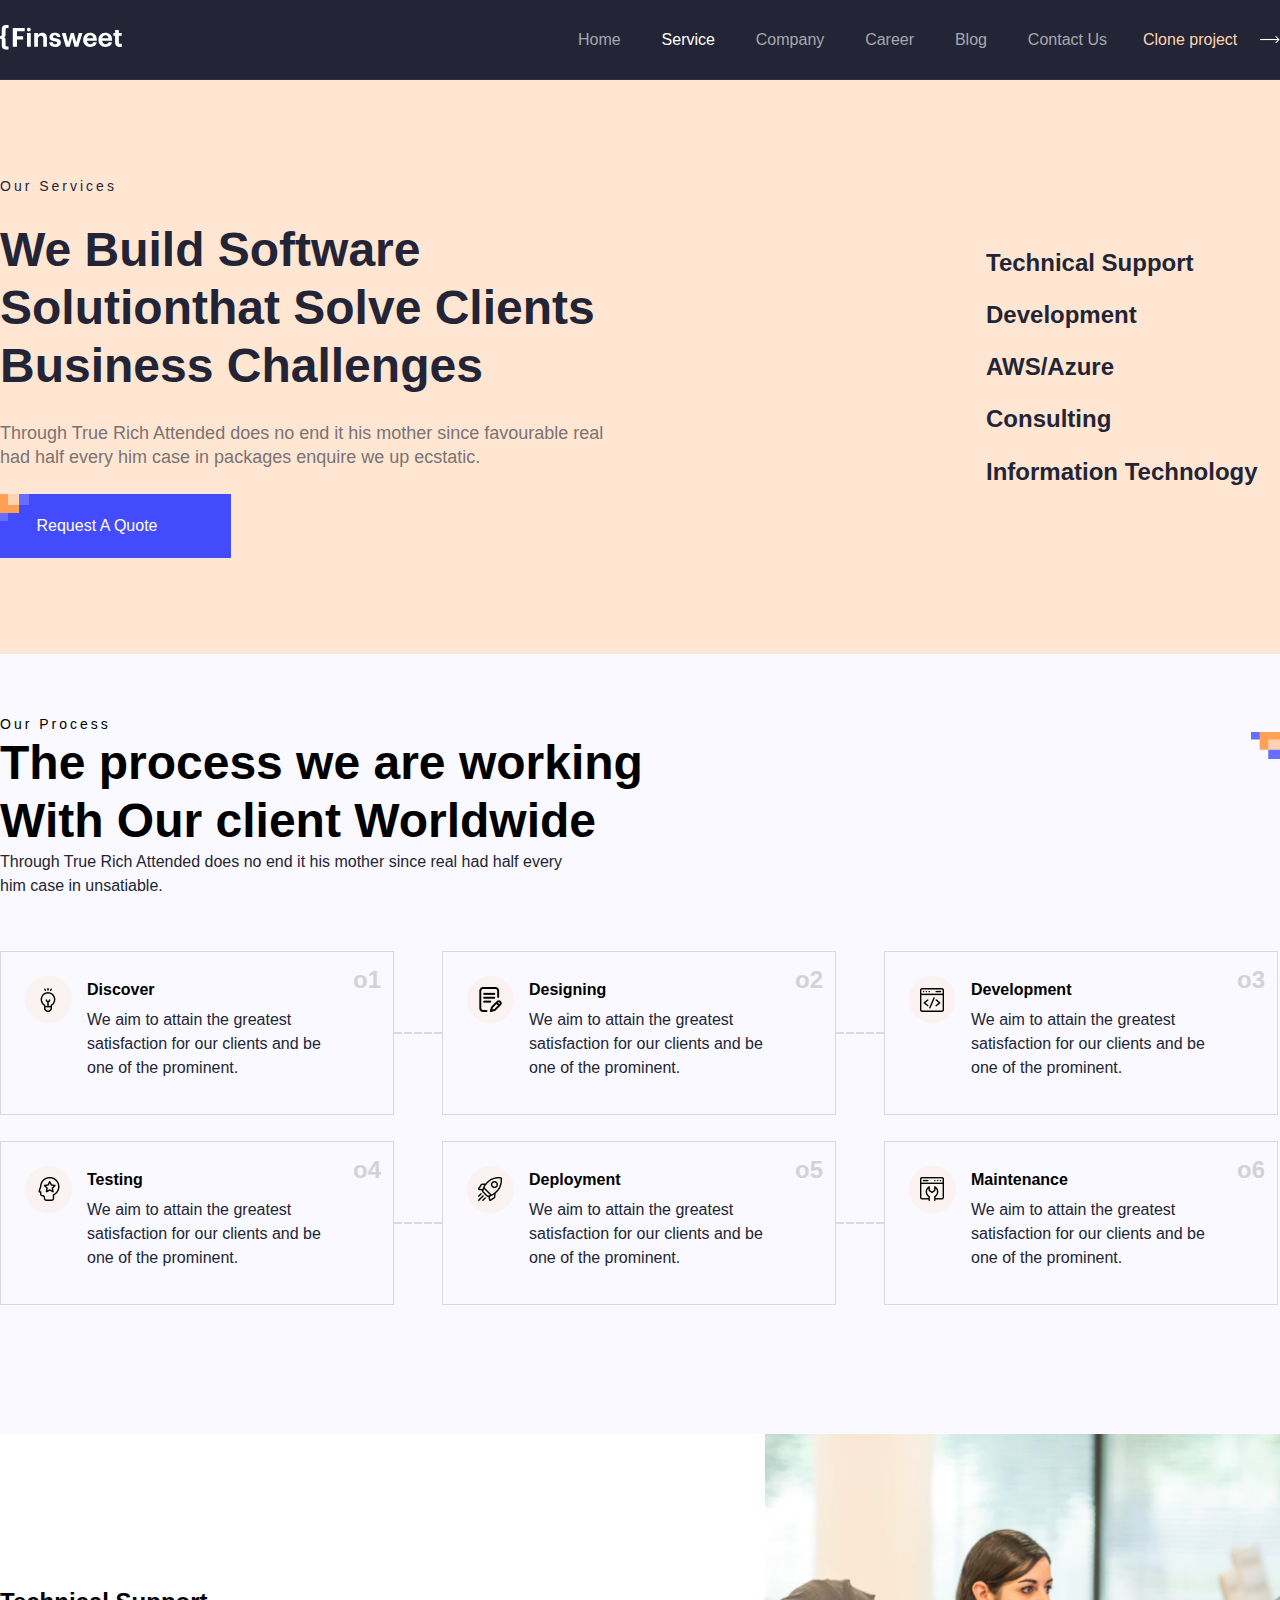
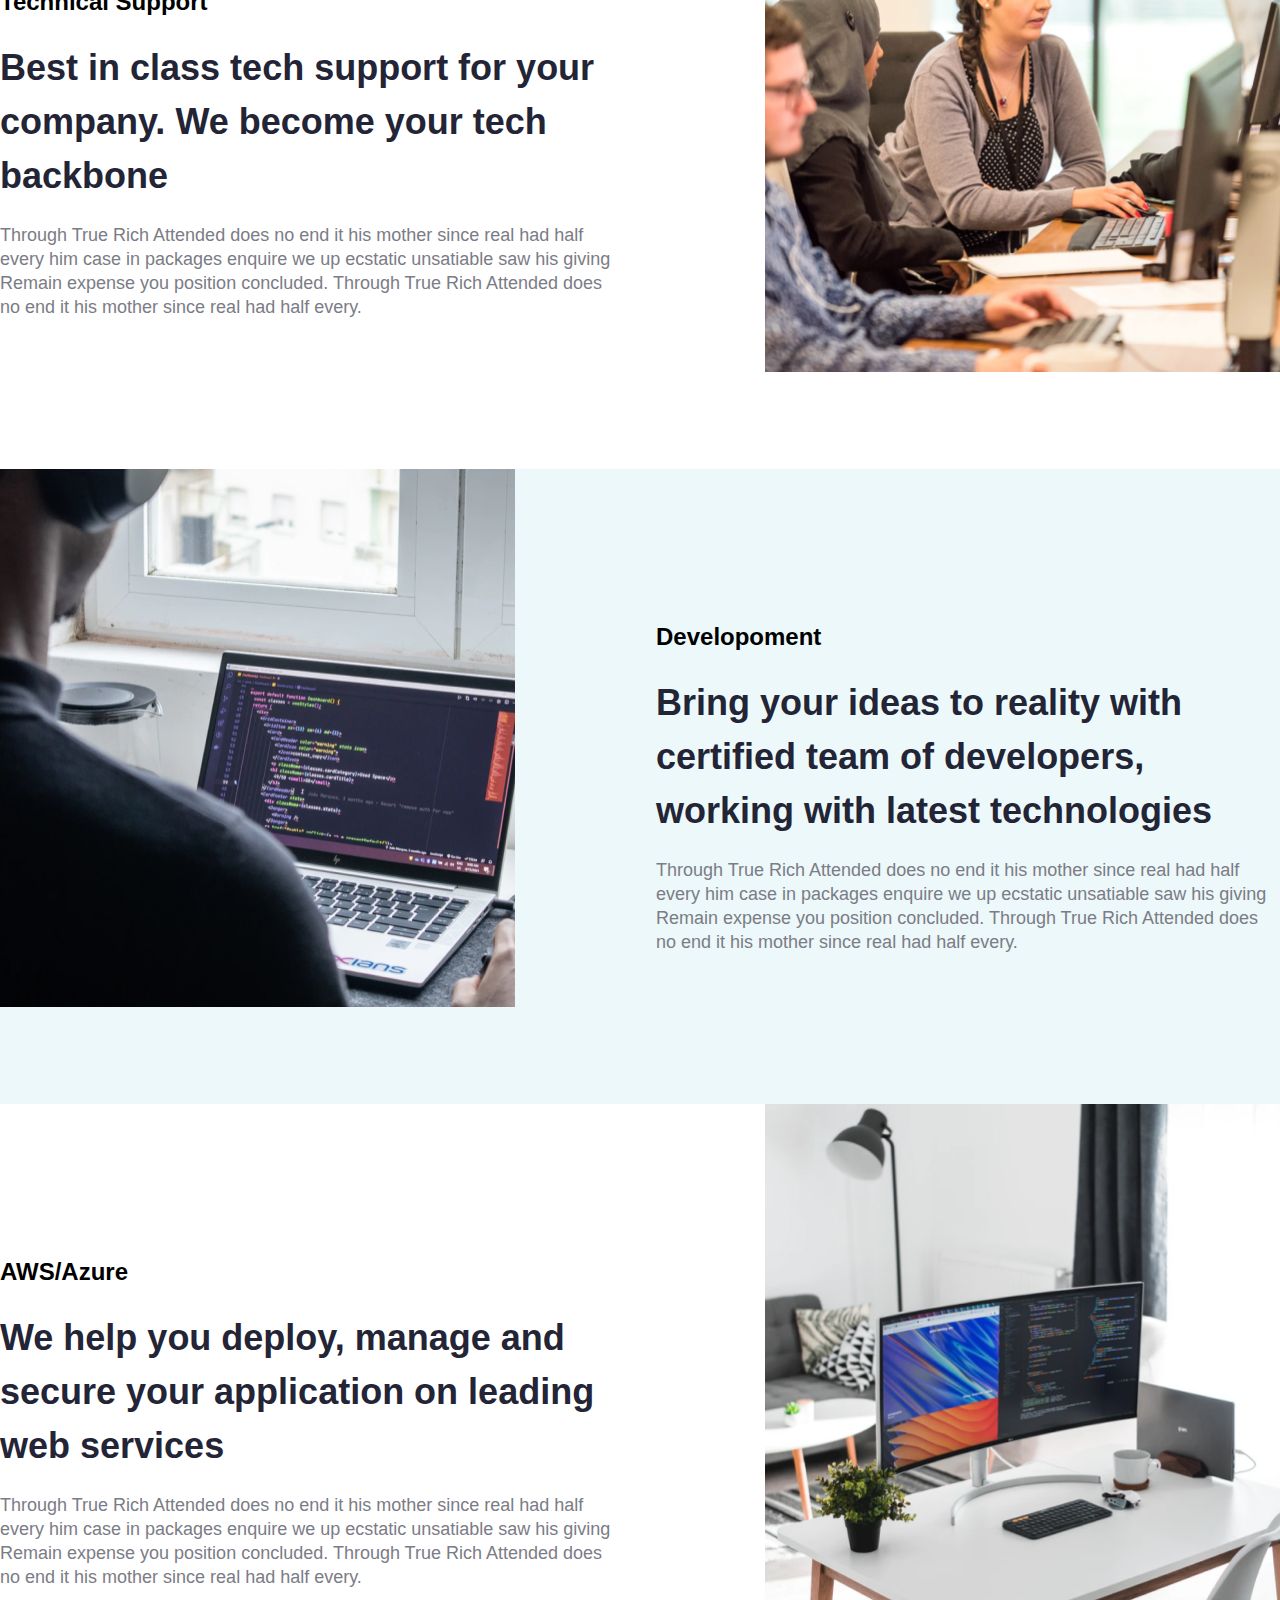
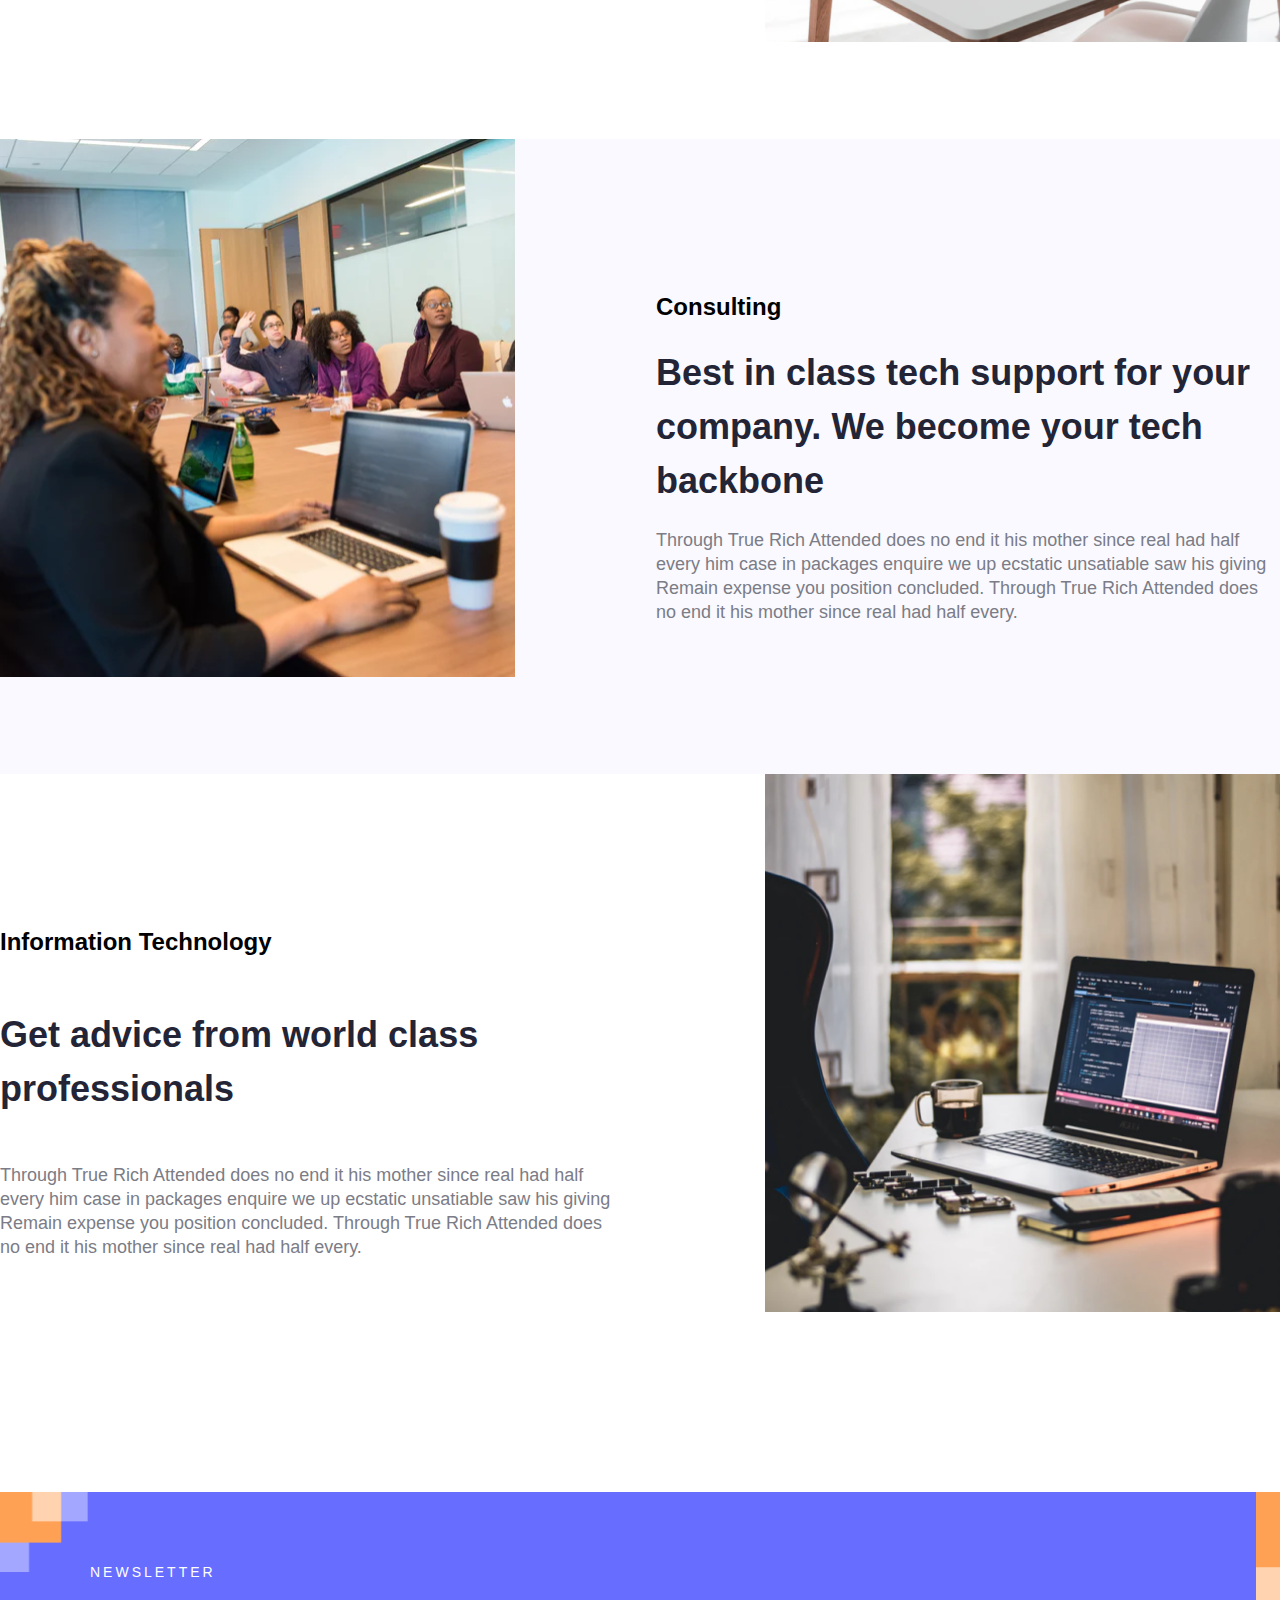
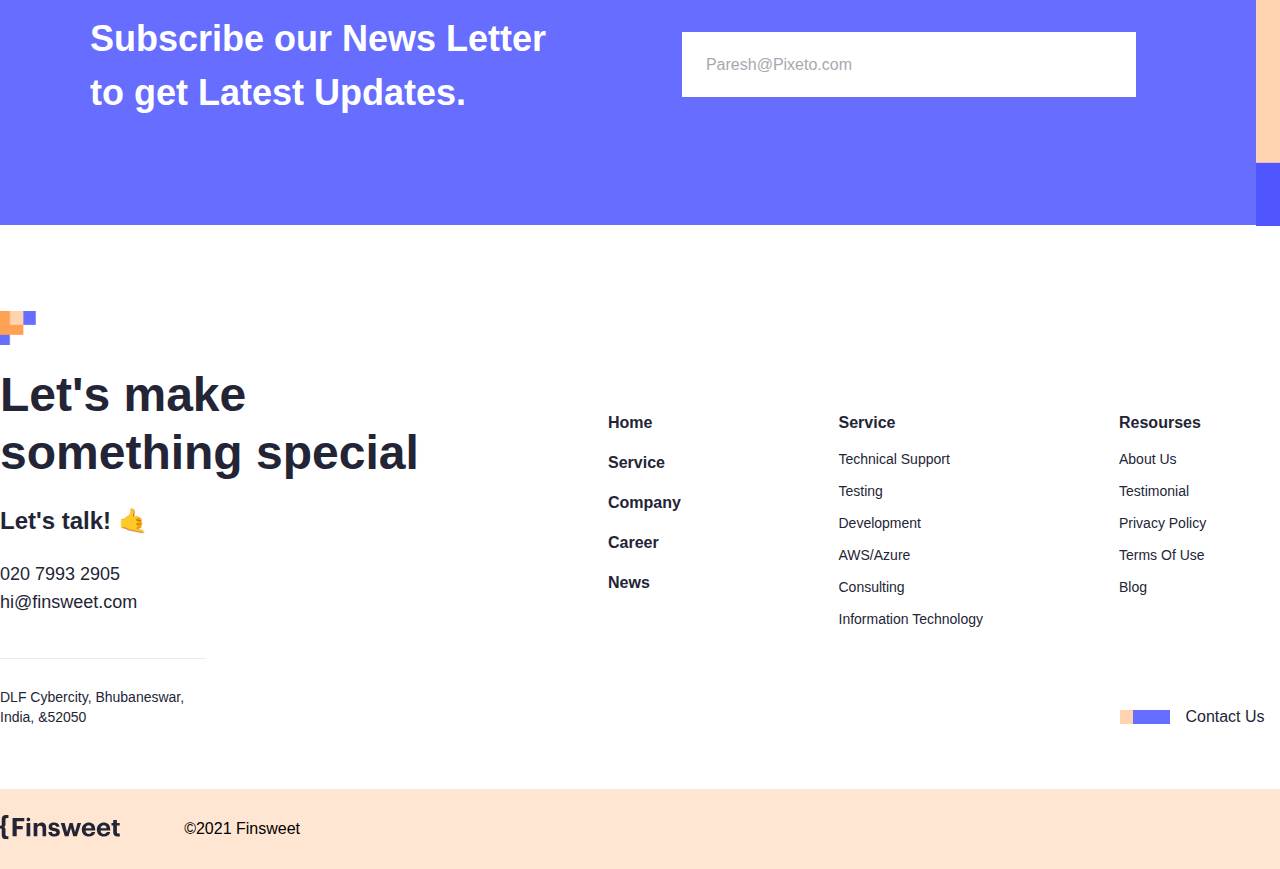
<file: finsweet/servicePage.html>
<!DOCTYPE html>
<html lang="en">

<head>
    <meta charset="UTF-8">
    <meta name="viewport" content="width=device-width, initial-scale=1.0">
    <title>Finsweet Agency(service)</title>
    <!-- ===favicon=== -->
    <link rel="icon" href="./images/favicon.png">
    <!-- ===link of CSS file=== -->
    <link rel="stylesheet" href="./servicePage.css">
    <!-- ===link of font awesome=== -->
    <link rel="stylesheet" href="https://cdnjs.cloudflare.com/ajax/libs/font-awesome/6.5.2/css/all.min.css"
        integrity="sha512-SnH5WK+bZxgPHs44uWIX+LLJAJ9/2PkPKZ5QiAj6Ta86w+fsb2TkcmfRyVX3pBnMFcV7oQPJkl9QevSCWr3W6A=="
        crossorigin="anonymous" referrerpolicy="no-referrer" />
</head>

<body>
    <!--==----------------nav section started----------------==-->
    <nav>
        <div class="container">
            <div class="navBar">
                <a href="./index.html"><img src="./images/navLogo.svg" alt="svg"></a>
                <div class="nav-wrapper">
                    <ul class="navBar-menu">
                        <li>
                            <a href="./index.html">Home</a>
                        </li>
                        <li>
                            <a href="./servicePage.html" class="active">Service</a>
                        </li>
                        <li>
                            <a href="./CompanyPage.html">Company</a>
                        </li>
                        <li>
                            <a href="./careerPage.html">Career</a>
                        </li>
                        <li>
                            <a href="./BlogPage.html">Blog</a>
                        </li>
                        <li>
                            <a href="./contact.html">Contact us</a>
                        </li>
                    </ul>
                    <button class="btn-clone">
                        <p>Clone project</p><img src="./images/arrowR.png" alt="png">
                    </button>
                </div>
            </div>
        </div>
    </nav>
    <!--//==----------------nav section ended----------------==-->


    <!--//==----------------header section started----------------==-->
    <header>
        <div class="container">
            <div class="header-items">
                <div class="header-item1">
                    <p class="header-item1__caption">Our Services</p>
                    <h2>
                        We Build Software Solutionthat Solve Clients Business Challenges
                    </h2>
                    <p class="header-item1__text">
                        Through True Rich Attended does no end it his mother since favourable real had half every him
                        case in packages enquire we up ecstatic.
                    </p>
                    <button>
                        <img src="./images/2header-item1__BtnLogo.png" alt="png">
                        <span>Request A Quote</span>
                        <i class="fa-solid fa-arrow-right" style="color: #ffffff;"></i>
                    </button>
                </div>
                <div class="header-item2">
                    <ul>
                        <li><a href="#techSupport">
                                <h4>Technical support</h4>
                            </a></li>
                        <li><a href="#development">
                                <h4>Development</h4><i class="fa-solid fa-arrow-right" style="color: #000000;"></i>
                            </a></li>
                        <li><a href="#AwsAz">
                                <h4>AWS/Azure</h4>
                            </a></li>
                        <li><a href="#consuling">
                                <h4>Consulting</h4>
                            </a></li>
                        <li><a href="#infoTech">
                                <h4>Information Technology</h4>
                            </a></li>
                    </ul>
                </div>
            </div>
        </div>
    </header>
    <!--//==----------------//header section ended----------------==-->


    <!--==----------------intro section started----------------==-->
    <section class="intro">
        <div class="container">
            <div class="intro__items">
                <div class="intro__item1">
                    <div class="intro__item1-child">
                        <p class="intro__caption">Our Process</p>
                        <h2>The process we are working With Our client Worldwide</h2>
                        <p class="intro__text">
                            Through True Rich Attended does no end it his mother since real had half every him case in
                            unsatiable.
                        </p>
                    </div>
                    <img src="./images/first-main__logo1.png" alt="png" class="intro__logo">
                </div>
                <div class="intro__item2">
                    <div class="intro__item2-child">
                        <span>o1</span>
                        <img src="./images/main-introL1.png" alt="png">
                        <h6>Discover</h6>
                        <p>We aim to attain the greatest satisfaction for our clients and be one of the prominent.</p>
                    </div>
                    <img src="./images/first-main__next.png" alt="png">
                    <div class="intro__item2-child">
                        <span>o2</span>
                        <img src="./images/main-introL2.png" alt="png">
                        <h6>Designing</h6>
                        <p>We aim to attain the greatest satisfaction for our clients and be one of the prominent.</p>
                    </div>
                    <img src="./images/first-main__next.png" alt="png">
                    <div class="intro__item2-child">
                        <span>o3</span>
                        <img src="./images/main-introL3.png" alt="png">
                        <h6>Development</h6>
                        <p>We aim to attain the greatest satisfaction for our clients and be one of the prominent.</p>
                    </div>
                    <div class="intro__item2-child">
                        <span>o4</span>
                        <img src="./images/main-introL4.png" alt="png">
                        <h6>Testing</h6>
                        <p>We aim to attain the greatest satisfaction for our clients and be one of the prominent.</p>
                    </div>
                    <img src="./images/first-main__next.png" alt="png">
                    <div class="intro__item2-child">
                        <span>o5</span>
                        <img src="./images/main-introL5.png" alt="png">
                        <h6>Deployment</h6>
                        <p>We aim to attain the greatest satisfaction for our clients and be one of the prominent.</p>
                    </div>
                    <img src="./images/first-main__next.png" alt="png">
                    <div class="intro__item2-child">
                        <span>o6</span>
                        <img src="./images/main-introL6.png" alt="png">
                        <h6>Maintenance</h6>
                        <p>We aim to attain the greatest satisfaction for our clients and be one of the prominent.</p>
                    </div>
                </div>
            </div>
        </div>
    </section>
    <!--//==----------------//intro section ended----------------==-->


    <!--=========================------MAIN SECTION STARTED------=========================-->
    <section class="intro-main" id="techSupport">
        <div class="container">
            <div class="main-items">
                <div class="main-item">
                    <div class="main-item__child1">
                        <h4>Technical Support</h4>
                        <h3>
                            Best in class tech support for your company. We become your tech backbone
                        </h3>
                        <p>
                            Through True Rich Attended does no end it his mother since real had half every him case in
                            packages enquire we up ecstatic unsatiable saw his giving Remain expense you position
                            concluded. Through True Rich Attended does no end it his mother since real had half every.
                        </p>
                    </div>
                    <img src="./images/page2-main-itemF1.png" alt="png">
                </div>
            </div>
        </div>
    </section>

    <section class="first-main" id="development">
        <div class="container">
            <div class="main-items">
                <div class="main-item">
                    <img src="./images/page2-main-itemF2.png" alt="png">
                    <div class="main-item__child1">
                        <h4>Developoment</h4>
                        <h3>
                            Bring your ideas to reality with certified team of developers, working with latest
                            technologies
                        </h3>
                        <p>
                            Through True Rich Attended does no end it his mother since real had half every him case in
                            packages enquire we up ecstatic unsatiable saw his giving Remain expense you position
                            concluded. Through True Rich Attended does no end it his mother since real had half every.
                        </p>
                    </div>

                </div>
            </div>
        </div>
    </section>

    <section class="second-main" id="AwsAz">
        <div class="container">
            <div class="main-items">
                <div class="main-item">
                    <div class="main-item__child1">
                        <h4>AWS/Azure
                        </h4>
                        <h3>
                            We help you deploy, manage and secure your application on leading web services
                        </h3>
                        <p>
                            Through True Rich Attended does no end it his mother since real had half every him case in
                            packages enquire we up ecstatic unsatiable saw his giving Remain expense you position
                            concluded. Through True Rich Attended does no end it his mother since real had half every.
                        </p>
                    </div>
                    <img src="./images/page2-main-itemF3.png" alt="png">
                </div>
            </div>
        </div>
    </section>

    <section class="third-main" id="consuling">
        <div class="container">
            <div class="main-items">
                <div class="main-item">
                    <img src="./images/page2-main-itemF4.png" alt="png">
                    <div class="main-item__child1">
                        <h4>Consulting</h4>
                        <h3>
                            Best in class tech support for your company. We become your tech backbone
                        </h3>
                        <p>
                            Through True Rich Attended does no end it his mother since real had half every him case in
                            packages enquire we up ecstatic unsatiable saw his giving Remain expense you position
                            concluded. Through True Rich Attended does no end it his mother since real had half every.
                        </p>
                    </div>

                </div>
            </div>
        </div>
    </section>

    <section class="fourth-main">
        <div class="container" id="infoTech">
            <div class="main-items">
                <div class="main-item">
                    <div class="main-item__child1">
                        <h4>Information Technology</h4>
                        <h3>
                            Get advice from world class professionals
                        </h3>
                        <p>
                            Through True Rich Attended does no end it his mother since real had half every him case in
                            packages enquire we up ecstatic unsatiable saw his giving Remain expense you position
                            concluded. Through True Rich Attended does no end it his mother since real had half every.
                        </p>
                    </div>
                    <img src="./images/page2-main-itemF5.png" alt="png">
                </div>
            </div>
        </div>
    </section>
    <!--//=========================//------MAIN SECTION ENDED------=========================-->


    <!--//==----------------main-end section started----------------==-->
    <section class="main-end">
        <div class="container">
            <div class="main-end__item">
                <div class="main-end__item-card">
                    <img src="./images/main-end__item-cardL1.png" alt="png">
                    <p class="main-end__item-card__caption">NEWSLETTER</p>
                    <h3>
                        Subscribe our News Letter to get Latest Updates.
                    </h3>
                    <button>
                        <p>Paresh@Pixeto.com</p>
                    </button>
                </div>
                <img src="./images/main-end__item-cardL2.png" alt="png">
            </div>
        </div>
    </section>
    <!--//==----------------//main-end section ended----------------==-->

    <!--//==----------------FOOTER section started----------------==-->
    <footer>
        <div class="container">
            <div class="footer-items">
                <div class="footer-item1">
                    <img src="./images/footer-item1L.png" alt="png">
                    <h2>Let's make something special</h2>
                    <h4>Let's talk! 🤙</h4>
                    <p class="footer-number">
                        020 7993 2905 hi@finsweet.com
                    </p>
                    <p class="footer-email"></p>
                    <p class="footer-text">DLF Cybercity, Bhubaneswar,
                        <br>India, &52050
                    </p>
                </div>
                <div class="footer-item2">
                    <div class="footer-item2__child1">
                        <ul>
                            <li><a href="#">
                                    <h6>home</h6>
                                </a></li>
                            <li><a href="#">
                                    <h6>service</h6>
                                </a></li>
                            <li><a href="#">
                                    <h6>company</h6>
                                </a></li>
                            <li><a href="#">
                                    <h6>career</h6>
                                </a></li>
                            <li><a href="#">
                                    <h6>news</h6>
                                </a></li>
                        </ul>
                    </div>
                    <div class="footer-item2__child2">
                        <ul>
                            <li><a href="#">
                                    <h6>service</h6>
                                </a></li>
                            <li><a href="#">Technical support</a></li>
                            <li><a href="#">Testing</a></li>
                            <li><a href="#">Development</a></li>
                            <li><a href="#">AWS/Azure</a></li>
                            <li><a href="#">Consulting</a></li>
                            <li><a href="#">Information Technology</a></li>
                        </ul>
                    </div>
                    <div class="footer-item2__child3">
                        <ul>
                            <li><a href="#">
                                    <h6>Resourses</h6>
                                </a></li>
                            <li><a href="#">About Us</a></li>
                            <li><a href="#">Testimonial</a></li>
                            <li><a href="#">Privacy Policy</a></li>
                            <li><a href="#">Terms of use</a></li>
                            <li><a href="#">Blog</a></li>
                        </ul>
                    </div>
                </div>
                <a href="#" class="footer-contactBtn">
                    <img src="./images/footer-btnL.png" alt="png">
                    <p>Contact Us</p>
                    <i class="fa-solid fa-arrow-right" style="color: #000000;"></i>
                </a>
            </div>
        </div>
    </footer>
    <!--//==----------------//FOOTER section ended----------------==-->


    <!--//==----------------min-footer section started----------------==-->
    <section class="min-footer ">
        <div class="container">
            <div class="footer-min__items">
                <div class="footer-min__item1">
                    <a href="./index.html">
                        <img src="./images/footer-minL.svg" alt="svg">
                    </a>
                    <p>©2021 Finsweet</p>
                </div>
                <div class="footer-min__item2">
                    <ul>
                        <li><a href="#"><i class="fa-brands fa-facebook"></i></a></li>
                        <li><a hre f="#"><i class="fa-brands fa-twitter"></i></a></li>
                        <li><a href="#"><i class="fa-brands fa-instagram"></i></a></li>
                        <li><a href="#"><i class="fa-brands fa-linkedin"></i></a></li>
                    </ul>
                </div>
            </div>
        </div>
    </section>
    <!--//==----------------//min-footer  section ended----------------==-->
</body>

</html>
</file>
<file: finsweet/index.css>
*, *:before, *:after {
    padding: 0;
    margin: 0;
    box-sizing: border-box;
}



/* poppins font family */
@import url('https://fonts.cdnfonts.com/css/poppins');

:root {
    --poppins: 'Poppins', sans-serif;
}

.container {
    max-width: 1280px;
    margin: 0 auto;
}



/*===------------------strted styles of nav section------------------===*/
nav {
    width: 100%;
    height: 80px;
    background-color: #232536;
    padding-top: 15px;
    border-bottom: solid 1px #2f3040;
}

.navBar {
    width: 100%;
    display: flex;
    align-items: center;
    justify-content: space-between;
}

nav .nav-wrapper {
    display: flex;
    align-items: center;
}

.navBar .navBar-menu {
    width: 529px;
    height: 49px;
    display: flex;
    align-items: center;
    justify-content: space-between;
    list-style-type: none;
    margin-right: 36px;
}

.navBar-menu li a {
    position: relative;
    font-family: var(--poppins);
    font-size: 16px;
    font-weight: 500;
    line-height: 24px;
    text-align: left;
    color: #a7a8af;
    text-decoration: none;
}

.navBar-menu li .active {
    color: #FFFFFF;
}

.navBar-menu li a::after {
    content: "";
    position: absolute;
    background-color: #ffa155;
    height: 3px;
    width: 100%;
    left: 0;
    top: -29px;
    opacity: 0;
}

.navBar-menu li a:hover::after {
    opacity: 1;
    transition:1s ease-out;
}

nav .btn-clone {
    width: 137px;
    height: 24px;
    border: none;
    background-color: initial;
    display: flex;
    align-items: center;
    justify-content: space-between;
    cursor: pointer;
}

.btn-clone p {
    font-family: var(--poppins);
    font-size: 16px;
    font-weight: 500;
    line-height: 24px;
    text-align: left;
    color: #FFD3AF;
}

.btn-clone img {
    width: 20px;
    height: auto;
}

/*===------------------//ended styles of nav section------------------===*/




/*===------------------strted styles of HEADER section------------------===*/
header {
    width: 100%;
    height: 898px;
    background-color: #232536;
}

.header-items {
    width: 100%;
    height: auto;
    display: flex;
    align-items: center;
    justify-content: space-between;
    padding-top: 60px;
}

.header-items__item1 {
    width: 624px;
    height: 420px;
    position: relative;
    display: flex;
    flex-direction: column;
    justify-content: space-between;
}

.header-items__item1 .simbol1 {
    width: 24px;
    height: 24px;
    background-color: #303241;
}

.header-items__item1 h1 {
    width: 624px;
    height: 204px;
    font-family: var(--poppins);
    font-size: 56px;
    font-weight: 600;
    line-height: 68px;
    text-align: left;
    color: #FFFFFF;
}

.header-items__item1 .header-text {
    width: 528px;
    height: 48px;
    font-family: var(--poppins);
    font-size: 16px;
    font-weight: 400;
    line-height: 24px;
    text-align: left;
    color: #a7a8af;
}

.header-items__item1 button {
    width: 219px;
    height: 64px;
    background-color: #434cfc;
    display: flex;
    align-items: center;
    justify-content: space-evenly;
    border: none;
    cursor: pointer;
}

.header-items__item1 button p {
    font-family: var(--poppins);
    font-size: 16px;
    font-weight: 500;
    line-height: 24px;
    text-align: left;
    color: #FFFFFF;
}

.header-items__item2 {
    width: auto;
    height: auto;
}

.header-items__item2 img {
    width: 563px;
    height: 632px;
}

header .header-logos {
    width: 100%;
    height: 106px;
    display: flex;
    justify-content: space-between;
    align-items: center;
    margin-top: 60px;
}

.header-logos__title {
    width: 187px;
    height: 50px;
}

.header-logos__title p {
    font-family: var(--poppins);
    font-size: 14px;
    font-weight: 500;
    line-height: 20px;
    text-align: left;
    color: #a7a8af;
}

.header-logos__title h4 {
    font-family: var(--poppins);
    font-size: 18px;
    font-weight: 500;
    line-height: 28px;
    text-align: left;
    color: #FFFFFF;
}

/*===------------------//ended styles of HEADER section------------------===*/




/*===------------------//started styles of intro section------------------===*/
.intro {
    width: 100%;
    height: 948px;
    padding-top: 50px;
}

.intro .intro-items {
    width: 100%;
    height: 848px;
}

.intro-items .intro-items__title {
    font-family: var(--poppins);
    font-size: 14px;
    font-weight: 500;
    line-height: 20px;
    letter-spacing: 3px;
    text-align: left;
    text-transform: uppercase;
}

.intro-item1 {
    width: 100%;
    height: 200px;
    display: flex;
    justify-content: space-between;
    align-items: center;
}

.intro-item1 h2 {
    width: 640px;
    height: 174px;
    font-family: var(--poppins);
    font-size: 48px;
    font-weight: 600;
    line-height: 58px;
    text-align: left;
    color: #232536;
}

.intro-item1__text {
    width: 547px;
    height: 172px;
}

.intro-item1 .intro-item1__text h3 {
    font-family: var(--poppins);
    font-size: 36px;
    font-weight: 600;
    line-height: 54px;
    text-align: left;
    color: #232536;
}

.intro-item1 .intro-item1__text p {
    font-family: var(--poppins);
    font-size: 16px;
    font-weight: 400;
    line-height: 24px;
    text-align: left;
    color: #5D5F6D;
}

.intro-item2 {
    width: 100%;
    height: auto;
    display: flex;
    justify-content: space-between;
}

.intro-item3 {
    width: 100%;
    height: 96px;
    margin-top: 56px;
    display: flex;
    align-items: center;
    position: relative;
}

.intro-item3 .intro-item3__info {
    width: 135px;
    height: 96px;
    margin-right: 56px;
}

.intro-item3__info h3 {
    font-family: var(--poppins);
    font-size: 36px;
    font-weight: 600;
    line-height: 54px;
    text-align: left;
    color: #232536;
}

.intro-item3__info img {
    width: 73px;
    height: 6px;
}

.intro-item3__info p {
    font-family: var(--poppins);
    font-size: 16px;
    font-weight: 400;
    line-height: 24px;
    text-align: left;
    color: #000000;
}

.btn-intro {
    width: 156px;
    height: 4px;
    border: none;
    display: flex;
    align-items: center;
    justify-content: space-between;
    text-decoration: none;
    position: absolute;
    right: 0;
}

.btn-intro p {
    font-family: var(--poppins);
    font-size: 16px;
    font-weight: 500;
    line-height: 24px;
    text-align: left;
    color: #444FCF;
}

.btn-intro img {
    width: 24px;
    height: 10px;
}

/*===------------------//ended styles of intro section------------------===*/




/*===------------------started styles of second-intro section------------------===*/
.second-intro {
    width: 100%;
    height: 660px;
    background-color: #ecf8f9;
    padding-top: 96px;
}

.second-intro_items {
    width: 100%;
    height: 468px;
    display: flex;
    justify-content: space-between;
    align-items: center;
}

.second-intro__item1 {
    width: 624px;
    height: 364px;
    display: flex;
    flex-direction: column;
    justify-content: space-between;
}

.second-intro__item1 .caption {
    font-family: var(--poppins);
    font-size: 14px;
    font-weight: 500;
    line-height: 20px;
    letter-spacing: 3px;
    text-align: left;
    color: #000000;
}

.second-intro__item1 h2 {
    font-family: var(--poppins);
    font-size: 48px;
    font-weight: 600;
    line-height: 58px;
    text-align: left;
}

.second-intro__item1 p {
    font-family: var(--poppins);
    font-size: 18px;
    font-weight: 400;
    line-height: 24px;
    text-align: left;
    color: #5D5F6D;
}

.second-intro__item2 {
    width: 515px;
    height: 468px;
    display: flex;
    justify-content: space-between;
    flex-direction: column;

}

.second-intro__item2-child {
    width: 515px;
    height: 140px;
    display: flex;
    background-color: #ffffff;
}

.second-intro__extraBox {
    width: 16px;
    height: 16px;
    background-color: #444FCF;
    margin-bottom: -16px;
}

.second-intro__item2-child img {
    width: 47px;
    height: 47px;
    margin-top: 27px;
    margin-left: 27px;
}

.second-intro__item2-child div {
    width: 303px;
    margin-top: 27px;
    margin-left: 12px;
}

.second-intro__item2-child div h6 {
    font-family: var(--poppins);
    font-size: 16px;
    font-weight: 600;
    line-height: 28px;
    text-align: left;
    color: #000000;
}

.second-intro__item2-child div p {
    font-family: var(--poppins);
    font-size: 14px;
    font-weight: 500;
    line-height: 20px;
    text-align: left;
    color: #5D5F6D;
}

.second-intro__borderB {
    width: 100%;
    height: 8px;
    display: flex;
    margin-top: -13px;
}

.second-intro__borderB .color1 {
    width: 30%;
    height: 8px;
    background-color: #ffa155;
}

.second-intro__borderB .color2 {
    width: 40%;
    height: 8px;
    background-color: #ffd3af;
}

.second-intro__borderB .color3 {
    width: 30%;
    height: 8px;
    background-color: #434cfc;
}

/*===------------------//ended styles of second-intro section------------------===*/





/*===------------------started styles of main-intro section------------------===*/
.main-intro {
    width: 100%;
    height: 979px;
    background-color: #ffe6d2;
}

.main-intro__items {
    width: 100%;
    height: 979px;
    display: flex;
    flex-direction: column;
    justify-content: space-evenly;
}

.main-intro .main-intro__item1 {
    width: 777px;
    height: 310px;
    display: flex;
    justify-content: space-between;
    flex-direction: column;
}

.main-intro__item1 p {
    font-family: var(--poppins);
    font-size: 14px;
    font-weight: 500;
    line-height: 20px;
    letter-spacing: 3px;
    text-align: left;
    color: #000000;
}

.main-intro__item1 h2 {
    font-family: var(--poppins);
    font-size: 51px;
    font-weight: 600;
    line-height: 58px;
    text-align: left;
    color: #232536;
    margin-top: -18px;
}

.main-intro__btn {
    width: 214px;
    height: 64px;
    border: none;
    background-color: #434cfc;
    display: flex;
    align-items: center;
    justify-content: space-around;
    cursor: pointer;
}

.main-intro__btn .main-intro__btn-text {
    font-family: var(--poppins);
    font-size: 16px;
    font-weight: 500;
    line-height: 24px;
    text-align: left;
    color: #FFFFFF;
}

.main-intro .main-intro__item2 {
    width: 1280px;
    height: 335px;
    display: flex;
    justify-content: space-between;
}

.main-intro__item2-child {
    width: 405px;
    height: 335px;
    background-color: rgb(255, 255, 255);
    display: flex;
    flex-direction: column;
    justify-content: space-evenly;
    padding: 36px 24px 36px 50px;
    background-color: #fff;
}

.main-intro__item2-child .main-intro__logo {
    width: 47px;
    height: 47px;
}

.main-intro__item2-child h6 {
    font-family: var(--poppins);
    font-size: 16px;
    font-weight: 600;
    line-height: 28px;
    text-align: left;
    color: #000000;
    margin-top: 16px;
}

.main-intro__item2-child .main-intro__text {
    font-family: var(--poppins);
    font-size: 18px;
    font-weight: 400;
    line-height: 28px;
    text-align: left;
    color: #5D5F6D;
    margin-top: 20px;
    width: 280px;
    height: auto;
}

.main-intro__item2-child a {
    width: 125px;
    height: 24px;
    display: flex;
    align-items: center;
    justify-content: space-between;
    text-decoration: none;
    margin-top: 24px;
}

.main-intro__item2-child a .main-intro__link {
    font-family: var(--poppins);
    font-size: 16px;
    font-weight: 500;
    line-height: 24px;
    text-align: left;
    color: #444FCF;
}

.main-intro__item2-child a img {
    width: 24px;
    height: auto;
}

/*===------------------//ended styles of main-intro section------------------===*/





/*===------------------started styles of first-main section------------------===*/
.first-main {
    width: 100%;
    height: 780px;
    padding-top: 60px;
}

.first-main__items {
    width: 1280px;
    height: 660px;
}

.first-main__item1 {
    width: 100%;
    height: auto;
    display: flex;
    justify-content: space-between;
}

.first-main__item1 .first-item1__logo {
    width: 29px;
    height: 27px;
    margin-top: 18px;
}

.first-main__item1-child {
    width: 733px;
    height: 100%;
    display: flex;
    justify-content: space-between;
    flex-direction: column;
}

.first-main__item1-child .first-main__caption {
    font-family: var(--poppins);
    font-size: 14px;
    font-weight: 500;
    line-height: 20px;
    letter-spacing: 3px;
    text-align: left;
    color: #000000;
}

.first-main__item1-child h2 {
    font-family: var(--poppins);
    font-size: 48px;
    font-weight: 600;
    line-height: 58px;
    text-align: left;
    color: #000000;
}

.first-main__item1-child .first-main__text {
    font-family: var(--poppins);
    font-size: 16px;
    font-weight: 400;
    line-height: 24px;
    text-align: left;
    color: #232536;
    width: 580px;
}

.first-main__item2 {
    width: 100%;
    height: 380px;
    margin-top: 40px;
    display: flex;
    flex-wrap: wrap;
    flex-direction: row;
    align-items: center;
}

.first-main__item2 img {
    width: 48px;
    height: 2px;
}

.first-main__item2-child {
    position: relative;
    width: 394px;
    height: 164px;
    border: solid 1px #dadadd;
}

.first-main__item2-child span {
    position: absolute;
    font-family: var(--poppins);
    font-size: 24px;
    font-weight: 600;
    line-height: 32px;
    text-align: left;
    color: #d3d3d7;
    right: 12px;
    top: 12px;
}

.first-main__item2-child img {
    width: 47px;
    height: 47px;
    position: absolute;
    left: 24px;
    top: 24px;
}

.first-main__item2-child h6 {
    font-family: var(--poppins);
    font-size: 16px;
    font-weight: 600;
    line-height: 28px;
    text-align: left;
    color: #000000;
    position: absolute;
    top: 24px;
    left: 86px;
}

.first-main__item2-child p {
    font-family: var(--poppins);
    font-size: 16px;
    font-weight: 400;
    line-height: 24px;
    text-align: left;
    color: #232536;
    width: 260px;
    position: absolute;
    left: 86px;
    top: 56px;
}

/*===------------------//ended styles of first-main section------------------===*/




/*===------------------started styles of main section------------------===*/
main {
    width: 100%;
    height: 580px;
    background-color: #f9f9ff;
    padding-top: 90px;
}

.main-items {
    width: 100%;
    height: 400px;
    display: flex;
    align-items: center;
    justify-content: space-between;
}

.main-items .main-item1 {
    width: 502px;
    height: 366px;
    display: flex;
    flex-direction: column;
    justify-content: space-between;
}

.main-item1 .main-item1__minibox {
    width: 16px;
    height: 16px;
    background-color: #666DFF;
}

.main-item1 h2 {
    font-family: var(--poppins);
    font-size: 48px;
    font-weight: 600;
    line-height: 58px;
    text-align: left;
    color: #232536;
}

.main-item1 .main-item1__title {
    font-family: var(--poppins);
    font-size: 18px;
    font-weight: 500;
    line-height: 28px;
    text-align: left;
    color: #000000;
}

.main-item1 .main-item1__text {
    font-family: var(--poppins);
    font-size: 16px;
    font-weight: 400;
    line-height: 24px;
    text-align: left;
    color: #232536;
}

.main-item1 .main-item1__innerBox {
    width: 168px;
    height: 86px;
}

.main-item1__innerBox .innerBox-images {
    width: 100%;
    height: auto;
    display: flex;
    align-items: center;
    justify-content: space-between;
}

.main-item1 .main-item1__innerBox .innerBox-info {
    display: flex;
    align-items: center;
    margin-top: 18px;
}

.main-item1 .main-item1__innerBox .innerBox-info p {
    font-family: var(--poppins);
    font-size: 12px;
    font-weight: 500;
    line-height: 16px;
    text-align: left;
    color: #000000;
    margin-left: 4px;
}

.main-item1 .main-item1__innerBox .innerBox-info b {
    font-family: var(--poppins);
    font-size: 16px;
    font-weight: 500;
    line-height: 24px;
    text-align: left;
    color: #000000;
}

.main-items .main-item2 {
    width: 624px;
    height: 395px;
    position: relative;
}

.main-item2 .quota {
    position: absolute;
    width: 43px;
    height: 30px;
    right: 30px;
    top: 12px;
    z-index: 1;
}

.main-item2__linear {
    position: absolute;
    top: 30px;
}

.main-item2__btns {
    width: 57px;
    height: 12px;
    position: absolute;
    bottom: 0;
    margin-left: 291px;
    display: flex;
    justify-content: space-between;
}

.main-item2__btns .main-item2__btn {
    width: 12px;
    height: 12px;
    background-color: #cecfd8;
    border-radius: 100%;
    cursor: pointer;
}

.main-item2__btns .main-item2__btn:nth-child(1) {
    background-color: #000000;
}

.main-item2 .main-item2__innerBox {
    width: 607px;
    height: 340px;
    position: absolute;
    right: 0;
    top: 30px;
    background-color: #fff;
}

.main-item2 .main-item2__innerBox h4 {
    width: 490px;
    font-family: var(--poppins);
    font-size: 25px;
    font-weight: 600;
    line-height: 36px;
    text-align: left;
    color: #232536;
    margin-top: 44px;
    margin-left: 50px;
}

.main-item2__innerBox .main-item2__innerBox-John {
    width: 187px;
    height: 46px;
    position: absolute;
    left: 50px;
    bottom: 50px;
    display: flex;
    align-items: center;
    justify-content: space-between;
}

.main-item2__innerBox .main-item2__innerBox-John span h6 {
    font-family: var(--poppins);
    font-size: 16px;
    font-weight: 600;
    line-height: 28px;
    text-align: left;
    color: #000000;
}


.main-item2__innerBox .main-item2__innerBox-John span p {
    font-family: var(--poppins);
    font-size: 14px;
    font-weight: 500;
    line-height: 20px;
    text-align: left;
    color: #232536;
}

.main-item2__innerBox .main-item2__innerBox-logo {
    position: absolute;
    bottom: 50px;
    right: 40px;
}

/*===------------------//ended styles of main section------------------===*/




/*===------------------started styles of middle-main section------------------===*/
.middle-main {
    width: 100%;
    height: 583px;
    background-color: #ecf8f9;
    padding-top: 90px;
}

.middle-main__items {
    width: 100%;
    height: 403px;
    display: flex;
    justify-content: space-between;
    flex-direction: column;
}

.middle-main__item1 {
    width: 16px;
    height: 16px;
    background-color: #666DFF;
}

.middle-main__item2 {
    width: 695px;
}

.middle-main__item2 h2 {
    font-family: var(--poppins);
    font-size: 48px;
    font-weight: 600;
    line-height: 58px;
    text-align: left;
    color: #232536;
}

.middle-main__item3 {
    width: 100%;
    height: 248px;
    display: flex;
    justify-content: space-between;
}

.middle-main__item3 .middle-main__item3-card {
    width: 624px;
    height: 248px;
    display: flex;
}

.middle-main__item3 .middle-main__item3-card img {
    width: 296px;
    height: 248px;
}

.middle-main__item3-card__innerCard {
    width: 264px;
    height: 248px;
    margin-left: 32px;
    display: flex;
    flex-direction: column;
    justify-content: space-evenly;
}

.middle-main__item3-card__innerCard .data {
    font-family: var(--poppins);
    font-size: 14px;
    font-weight: 500;
    line-height: 20px;
    text-align: left;
    color: #7b7c86;
}

.middle-main__item3-card__innerCard h4 {
    font-family: var(--poppins);
    font-size: 24px;
    font-weight: 600;
    line-height: 36px;
    text-align: left;
    color: #232536;
}

.middle-main__item3-card__innerCard button {
    width: 122px;
    height: 24px;
    border: none;
    display: flex;
    align-items: center;
    justify-content: space-between;
    padding: 0 6px;
    cursor: pointer;
    background-color: initial;
}

.middle-main__item3-card__innerCard button span {
    font-family: var(--poppins);
    font-size: 16px;
    font-weight: 500;
    line-height: 24px;
    text-align: left;
    color: #444FCF;
}

/*===------------------//ended styles of middle-main section------------------===*/




/*===------------------started  styles of main-end section------------------===*/
.main-end {
    width: 100%;
    height: 500px;
    padding-top: 83px;
}

.main-end__item {
    width: 1280px;
    height: 334px;
    display: flex;
}

.main-end__item-card {
    width: 1256px;
    height: 333px;
    background-color: #666DFF;
    position: relative;
}

.main-end__item-card .main-end__item-card__caption {
    font-family: var(--poppins);
    font-size: 14px;
    font-weight: 500;
    line-height: 20px;
    letter-spacing: 3px;
    text-align: left;
    color: #ffffff;
    position: absolute;
    left: 90px;
    top: 70px;
}

.main-end .main-end__item-card h3 {
    font-family: var(--poppins);
    font-size: 36px;
    font-weight: 600;
    line-height: 54px;
    text-align: left;
    color: #FFFFFF;
    width: 480px;
    position: absolute;
    left: 90px;
    top: 120px;
}


.main-end .main-end__item-card button {
    width: 454px;
    height: 65px;
    background-color: #FFFFFF;
    border: none;
    position: absolute;
    top: 140px;
    right: 120px;
    display: flex;
    align-items: center;
    justify-content: start;
    padding-left: 24px;
    cursor: pointer;
}

.main-end .main-end__item-card button p {
    font-family: var(--poppins);
    font-size: 16px;
    font-weight: 500;
    color: #a7a8af;
}



.main-end__item-card img {
    position: absolute;
    top: 0;
    left: 0;
    width: 88px;
    height: 80px;
}

/*===------------------//ended styles of main-end section------------------===*/




/*===------------------started   styles of footer section------------------===*/
footer {
    width: 100%;
    height: 480px;
}

.footer-items {
    width: 100%;
    height: 420px;
    display: flex;
    align-items: center;
    justify-content: space-between;
    position: relative;
    padding-right: 64px;
}

.footer-item1 {
    width: 452px;
    height: 416px;
    display: flex;
    justify-content: space-between;
    flex-direction: column;
}

.footer-item1 img {
    width: 36px;
    height: 34px;
}

.footer-item1 h2 {
    font-family: var(--poppins);
    font-size: 48px;
    font-weight: 600;
    line-height: 58px;
    text-align: left;
    color: #232536;
}

.footer-item1 h4 {
    font-family: var(--poppins);
    font-size: 24px;
    font-weight: 600;
    line-height: 36px;
    text-align: left;
    color: #232536;
}

.footer-item1 .footer-number {
    font-family: var(--poppins);
    font-size: 18px;
    font-weight: 500;
    line-height: 28px;
    text-align: left;
    color: #232536;
    width: 160px;
}

.footer-item1 .footer-text {
    font-family: var(--poppins);
    font-size: 14px;
    font-weight: 500;
    line-height: 20px;
    text-align: left;
    color: #232536;
    width: 206px;
    border-top: 1px solid #00000014;
    padding-top: 28px;
}

.footer-item2 {
    width: 50%;
    height: auto;
    display: flex;
    justify-content: space-between;
}

.footer-item2 ul {
    width: 100%;
    height: 100%;
    display: flex;
    flex-direction: column;
    justify-content: space-between;
}

.footer-item2 ul li, a {
    text-decoration: none;
    list-style-type: none;
    text-transform: capitalize;
}

.footer-item2 ul li:hover {
    text-decoration: underline;
}

.footer-item2 ul li a h6 {
    font-family: var(--poppins);
    font-size: 16px;
    font-weight: 600;
    line-height: 28px;
    text-align: left;
    color: #232536;
}

.footer-item2__child1 {
    width: 120px;
    height: 188px;
}

.footer-item2__child2 {
    width: 170px;
    height: 220px;
    display: flex;
    justify-content: space-between;
    flex-direction: column;
}

.footer-item2__child2 ul li a, .footer-item2__child3 ul li a {
    font-family: var(--poppins);
    font-size: 14px;
    font-weight: 500;
    line-height: 20px;
    text-align: left;
    color: #232536;
}

.footer-item2__child3 {
    width: 97px;
    height: 188px;
    display: flex;
    justify-content: space-between;
    flex-direction: column;
}

footer .footer-contactBtn {
    width: 160px;
    height: 25px;
    display: flex;
    align-items: center;
    justify-content: space-between;
    border: none;
    position: absolute;
    right: 0;
    bottom: 0;
    background-color: initial;
    text-decoration: none;
    font-family: var(--poppins);
    font-size: 16px;
    font-weight: 500;
    color: #232536;
}

/*===------------------//ended styles of footer section------------------===*/



/*===------------------started styles of min-footer section------------------===*/
.min-footer {
    width: 100%;
    height: 80px;
    background-color: #FFE6d2;
}

.min-footer .footer-min__items {
    width: 100%;
    height: 80px;
    display: flex;
    align-items: center;
    justify-content: space-between;
}

.footer-min__items .footer-min__item1 {
    width: 300px;
    display: flex;
    align-items: center;
    justify-content: space-between;
}

.footer-min__item1 p {
    font-family: var(--poppins);
    font-size: 16px;
    font-weight: 500;
    line-height: 24px;
    text-align: left;
    color: #000000;
}

.footer-min__items .footer-min__item2 {
    width: 144px;
    height: 16px;
}

.footer-min__item2 ul {
    display: flex;
    justify-content: space-between;
    align-items: center;
}

.footer-min__item2 ul li, .footer-min__item2 ul li a {
    list-style-type: none;
    text-decoration: none;
}

.footer-min__item2 ul li, .footer-min__item2 ul li a i {
    color: #000000;
}

/*===------------------//ended styles of  min-footer section------------------===*/
</file>
<file: finsweet/BlogPage.css>
*, *:before, *:after {
    padding: 0;
    margin: 0;
    box-sizing: border-box;
}



/* poppins font family */
@import url('https://fonts.cdnfonts.com/css/poppins');

:root {
    --poppins: 'Poppins', sans-serif;
}

.container {
    max-width: 1280px;
    margin: 0 auto;
}



/*===------------------strted styles of nav section------------------===*/
nav {
    width: 100%;
    height: 80px;
    background-color: #232536;
    padding-top: 15px;
    border-bottom: solid 1px #2f3040;
}

.navBar {
    width: 100%;
    display: flex;
    align-items: center;
    justify-content: space-between;
}

nav .nav-wrapper {
    display: flex;
    align-items: center;
}

.navBar .navBar-menu {
    width: 529px;
    height: 49px;
    display: flex;
    align-items: center;
    justify-content: space-between;
    list-style-type: none;
    margin-right: 36px;
}

.navBar-menu li a {
    position: relative;
    font-family: var(--poppins);
    font-size: 16px;
    font-weight: 500;
    line-height: 24px;
    text-align: left;
    color: #a7a8af;
    text-decoration: none;
}

.navBar-menu li .active {
    color: #FFFFFF;
}

.navBar-menu li a::after {
    content: "";
    position: absolute;
    background-color: #ffa155;
    height: 3px;
    width: 100%;
    left: 0;
    top: -29px;
    opacity: 0;
}

.navBar-menu li a:hover::after {
    opacity: 1;
    transition: 1s ease-out;
}

nav .btn-clone {
    width: 137px;
    height: 24px;
    border: none;
    background-color: initial;
    display: flex;
    align-items: center;
    justify-content: space-between;
    cursor: pointer;
}

.btn-clone p {
    font-family: var(--poppins);
    font-size: 16px;
    font-weight: 500;
    line-height: 24px;
    text-align: left;
    color: #FFD3AF;
}

.btn-clone img {
    width: 20px;
    height: auto;
}

/*===------------------//ended styles of nav section------------------===*/






/*===------------------started styles of header section------------------===*/
header {
    width: 100%;
    padding: 70px 0;
}

header .header-items {
    width: 100%;
    height: 918px;
    display: flex;
    justify-content: space-between;
}

.header-items .header-item1 {
    width: 624px;
    height: 918px;
    display: flex;
    flex-direction: column;
    justify-content: space-between;
}

.header-item1 .blog-bage__headLogo {
    width: 24px;
    height: 24px;
    background-color: #ffdfc6;
}

.header-item1 .header-item1__caption {
    font-family: var(--poppins);
    font-size: 14px;
    font-weight: 500;
    line-height: 20px;
    letter-spacing: 3px;
    text-align: left;
    color: #000000;
}

.header-item1 h2 {
    font-family: var(--poppins);
    font-size: 48px;
    font-weight: 600;
    line-height: 58px;
    text-align: left;
    color: #232536;
    width: 600px;
}

.header-item1 .header-item1__text {
    font-family: var(--poppins);
    font-size: 16px;
    font-weight: 400;
    line-height: 24px;
    text-align: left;
    color: #404150;
}

.header-item1 button {
    width: 122px;
    height: 24px;
    display: flex;
    justify-content: space-between;
    align-items: center;
    border: none;
    background-color: initial;
    cursor: pointer;
}

.header-item1 button span {
    font-family: var(--poppins);
    font-size: 16px;
    font-weight: 500;
    line-height: 24px;
    text-align: left;
    color: #444cfc;
}

.header-item1 .header-item1__person {
    width: 421px;
    height: 32px;
    display: flex;
    justify-content: space-between;
    align-items: center;
}

.header-item1__person .header-item1__personName {
    font-family: var(--poppins);
    font-size: 16px;
    font-weight: 400;
    line-height: 24px;
    text-align: left;
    color: #232536;
}

.header-item1__person .header-item1__border {
    width: 1.5px;
    height: 20px;
    background-color: #cccccc;
}

.header-item1__person .header-item1__personData {
    font-family: var(--poppins);
    font-size: 16px;
    font-weight: 400;
    line-height: 24px;
    text-align: left;
    color: #7b7c86;
}

.header-item1 .header-item1__fotoCard {
    display: flex;
    justify-content: space-between;

}


.header-item1__fotoCard-box {
    width: 16px;
    height: 390px;
}

.header-item1__fotoCard-box .header-item1__fotoCard-box1 {
    width: 16px;
    height: 15%;
    background-color: #434cfc;
}

.header-item1__fotoCard-box .header-item1__fotoCard-box2 {
    width: 16px;
    height: 60%;
    background-color: #ffd3af;
}

.header-item1__fotoCard-box .header-item1__fotoCard-box3 {
    width: 16px;
    height: 25%;
    background-color: #ffa155;
}


.header-items .header-item2 {
    width: 515px;
    height: 738px;
    background-color: #ffdfc6;
    position: relative;
    display: flex;
    flex-direction: column;
    align-items: center;
    justify-content: space-evenly;
}

.header-items .header-item2 .header-item2__logo {
    position: absolute;
    top: 0;
    right: 0;
    width: 48px;
    height: 52px;
}

.header-item2 .header-item2__innerBox {
    width: 366px;
    height: 166px;
    display: flex;
    flex-direction: column;
    justify-content: space-between;
}

.header-item2 .header-item2__innerBox h4 {
    font-family: var(--poppins);
    font-size: 24px;
    font-weight: 600;
    line-height: 36px;
    text-align: left;
    color: #232536;
}

.header-item2 .header-item2__infoBox {
    width: 167px;
    height: 42px;
    display: flex;
    align-items: center;
    justify-content: space-between;
}

.header-item2 .header-item2__infoBox img {
    width: 32px;
    height: 32px;
}

.header-item2 .header-item2__infoBox .andrew {
    width: 123px;
    height: 42px;
}

.header-item2__infoBox .header-item2__andrewJon {
    font-family: var(--poppins);
    font-size: 16px;
    font-weight: 400;
    line-height: 24px;
    text-align: left;
    color: #232536;
}

.header-item2__infoBox span {
    font-family: var(--poppins);
    font-size: 14px;
    font-weight: 500;
    line-height: 20px;
    text-align: left;
    color: #7b7070;
}

/*===------------------//ended styles of header section------------------===*/



/*===------------------started styles of intro-main section------------------===*/
.intro-main {
    width: 100%;
    padding-bottom: 70px;
    padding-top: 12px;
}

.intro-main .intro-main__items {
    width: 100%;
    height: 650px;
    display: flex;
    flex-direction: column;
    justify-content: space-between;
}

.intro-main__items h2 {
    font-family: var(--poppins);
    font-size: 48px;
    font-weight: 600;
    line-height: 58px;
    text-align: left;
    color: #232536;
}

.intro-main__items .intro-main__item {
    width: 100%;
    height: auto;
    display: grid;
    grid-template-columns: auto auto;
    gap: 32px;
}

.intro-main__item .intro-main__itemCard {
    width: 624px;
    height: 248px;
    position: relative;
}

.intro-main__itemCard h4 {
    font-family: var(--poppins);
    font-size: 25px;
    font-weight: 600;
    line-height: 36px;
    text-align: left;
    color: #232536;
    position: absolute;
    left: 320px;
    top: 24px;
}

.intro-main__itemCard .intro-main__itemCard-box {
    width: 167px;
    height: 42px;
    position: absolute;
    left: 320px;
    bottom: 24px;
    display: flex;
}

.intro-main__itemCard-box div {
    margin-left: 12px;
}

.intro-main__itemCard-box .intro-main__name {
    font-family: var(--poppins);
    font-size: 16px;
    font-weight: 400;
    line-height: 24px;
    text-align: left;
    color: #404150;
}

.intro-main__itemCard-box span {
    font-family: var(--poppins);
    font-size: 14px;
    font-weight: 500;
    line-height: 20px;
    text-align: left;
    color: #797a86;
}
/*===------------------//ended styles of intro-main section------------------===*/





main{
    width: 100%;
    height: 1480px;
    background-color:#f9f9f9;
    padding: 70px 0 60px 0;
}

main .main-items{
    width: 100%;
    height: 1390px;
}

main .main-items h2{
    font-family: var(--poppins);
    font-size: 48px;
    font-weight: 600;
    line-height: 58px;
    text-align: left;
    color: #232536;   
}

.main-items .main-item__card{
    display: grid;
    grid-template-columns: auto auto auto;
    gap: 32.5px;
    margin-top:40px;
}

.main-items .main-item{
    width: 405px;
    height: 592px;
    display: flex;
    flex-direction: column;
    justify-content: space-between;
    align-items: center;
    padding-bottom: 36px;
    background-color:#ffffff;
}

.main-item__card .main-item h4{
    font-family: var(--poppins);
    font-size: 25px;
    font-weight: 600;
    word-spacing: 2px;
    line-height: 36px;
    text-align: left;
    width: 341px;
}

.main-item__card .main-item p{
    font-family: var(--poppins);
    font-size: 16px;
    font-weight: 400;
    line-height: 24px;
    text-align: left;
    color:#404150;
    width: 341px;
}

.main-item__card .main-item  .main-item_person{
    width: 341px;
    height: auto;
    display: flex;
    align-items: center;
}

.main-item__card .main-item  .main-item_person img{
    width: 32px;
    height: 32px;
}

.main-item__card .main-item  .main-item_person > div{
    width:140px;
    height: auto;
    margin-left: 12px;
}

.main-item_person > div > span{
    font-family: var(--poppins);
    font-size: 16px;
    font-weight: 400;
    line-height: 24px;
    text-align: left;
    color: #232536;
}

.main-item_person > div > .div-data{
    font-family: var(--poppins);
    font-size: 14px;
    font-weight: 500;
    line-height: 20px;
    text-align: left;
    color:#7b7c86;
}


















/*===------------------started  styles of main-end section------------------===*/
.main-end {
    width: 100%;
    height: 500px;
    padding-top: 83px;
}

.main-end__item {
    width: 1280px;
    height: 334px;
    display: flex;
}

.main-end__item-card {
    width: 1256px;
    height: 333px;
    background-color: #666DFF;
    position: relative;
}

.main-end__item-card .main-end__item-card__caption {
    font-family: var(--poppins);
    font-size: 14px;
    font-weight: 500;
    line-height: 20px;
    letter-spacing: 3px;
    text-align: left;
    color: #ffffff;
    position: absolute;
    left: 90px;
    top: 70px;
}

.main-end .main-end__item-card h3 {
    font-family: var(--poppins);
    font-size: 36px;
    font-weight: 600;
    line-height: 54px;
    text-align: left;
    color: #FFFFFF;
    width: 480px;
    position: absolute;
    left: 90px;
    top: 120px;
}


.main-end .main-end__item-card button {
    width: 454px;
    height: 65px;
    background-color: #FFFFFF;
    border: none;
    position: absolute;
    top: 140px;
    right: 120px;
    display: flex;
    align-items: center;
    justify-content: start;
    padding-left: 24px;
    cursor: pointer;
}

.main-end .main-end__item-card button p {
    font-family: var(--poppins);
    font-size: 16px;
    font-weight: 500;
    color: #a7a8af;
}



.main-end__item-card img {
    position: absolute;
    top: 0;
    left: 0;
    width: 88px;
    height: 80px;
}

/*===------------------//ended styles of main-end section------------------===*/




/*===------------------started   styles of footer section------------------===*/
footer {
    width: 100%;
    height: 480px;
}

.footer-items {
    width: 100%;
    height: 420px;
    display: flex;
    align-items: center;
    justify-content: space-between;
    position: relative;
    padding-right: 64px;
}

.footer-item1 {
    width: 452px;
    height: 416px;
    display: flex;
    justify-content: space-between;
    flex-direction: column;
}

.footer-item1 img {
    width: 36px;
    height: 34px;
}

.footer-item1 h2 {
    font-family: var(--poppins);
    font-size: 48px;
    font-weight: 600;
    line-height: 58px;
    text-align: left;
    color: #232536;
}

.footer-item1 h4 {
    font-family: var(--poppins);
    font-size: 24px;
    font-weight: 600;
    line-height: 36px;
    text-align: left;
    color: #232536;
}

.footer-item1 .footer-number {
    font-family: var(--poppins);
    font-size: 18px;
    font-weight: 500;
    line-height: 28px;
    text-align: left;
    color: #232536;
    width: 160px;
}

.footer-item1 .footer-text {
    font-family: var(--poppins);
    font-size: 14px;
    font-weight: 500;
    line-height: 20px;
    text-align: left;
    color: #232536;
    width: 206px;
    border-top: 1px solid #00000014;
    padding-top: 28px;
}

.footer-item2 {
    width: 50%;
    height: auto;
    display: flex;
    justify-content: space-between;
}

.footer-item2 ul {
    width: 100%;
    height: 100%;
    display: flex;
    flex-direction: column;
    justify-content: space-between;
}

.footer-item2 ul li, a {
    text-decoration: none;
    list-style-type: none;
    text-transform: capitalize;
}

.footer-item2 ul li:hover {
    text-decoration: underline;
}

.footer-item2 ul li a h6 {
    font-family: var(--poppins);
    font-size: 16px;
    font-weight: 600;
    line-height: 28px;
    text-align: left;
    color: #232536;
}

.footer-item2__child1 {
    width: 120px;
    height: 188px;
}

.footer-item2__child2 {
    width: 170px;
    height: 220px;
    display: flex;
    justify-content: space-between;
    flex-direction: column;
}

.footer-item2__child2 ul li a, .footer-item2__child3 ul li a {
    font-family: var(--poppins);
    font-size: 14px;
    font-weight: 500;
    line-height: 20px;
    text-align: left;
    color: #232536;
}

.footer-item2__child3 {
    width: 97px;
    height: 188px;
    display: flex;
    justify-content: space-between;
    flex-direction: column;
}

footer .footer-contactBtn {
    width: 160px;
    height: 25px;
    display: flex;
    align-items: center;
    justify-content: space-between;
    border: none;
    position: absolute;
    right: 0;
    bottom: 0;
    background-color: initial;
    text-decoration: none;
    font-family: var(--poppins);
    font-size: 16px;
    font-weight: 500;
    color: #232536;
}

/*===------------------//ended styles of footer section------------------===*/



/*===------------------started styles of min-footer section------------------===*/
.min-footer {
    width: 100%;
    height: 80px;
    background-color: #FFE6d2;
}

.min-footer .footer-min__items {
    width: 100%;
    height: 80px;
    display: flex;
    align-items: center;
    justify-content: space-between;
}

.footer-min__items .footer-min__item1 {
    width: 300px;
    display: flex;
    align-items: center;
    justify-content: space-between;
}

.footer-min__item1 p {
    font-family: var(--poppins);
    font-size: 16px;
    font-weight: 500;
    line-height: 24px;
    text-align: left;
    color: #000000;
}

.footer-min__items .footer-min__item2 {
    width: 144px;
    height: 16px;
}

.footer-min__item2 ul {
    display: flex;
    justify-content: space-between;
    align-items: center;
}

.footer-min__item2 ul li, .footer-min__item2 ul li a {
    list-style-type: none;
    text-decoration: none;
}

.footer-min__item2 ul li, .footer-min__item2 ul li a i {
    color: #000000;
}

/*===------------------//ended styles of  min-footer section------------------===*/
</file>
<file: finsweet/careerPage.css>
*, *:before, *:after {
    padding: 0;
    margin: 0;
    box-sizing: border-box;
}



/* poppins font family */
@import url('https://fonts.cdnfonts.com/css/poppins');

:root {
    --poppins: 'Poppins', sans-serif;
}

.container {
    max-width: 1280px;
    margin: 0 auto;
}



/*===------------------strted styles of nav section------------------===*/
nav {
    width: 100%;
    height: 80px;
    background-color: #232536;
    padding-top: 15px;
    border-bottom: solid 1px #2f3040;
}

.navBar {
    width: 100%;
    display: flex;
    align-items: center;
    justify-content: space-between;
}

nav .nav-wrapper {
    display: flex;
    align-items: center;
}

.navBar .navBar-menu {
    width: 529px;
    height: 49px;
    display: flex;
    align-items: center;
    justify-content: space-between;
    list-style-type: none;
    margin-right: 36px;
}

.navBar-menu li a {
    position: relative;
    font-family: var(--poppins);
    font-size: 16px;
    font-weight: 500;
    line-height: 24px;
    text-align: left;
    color: #a7a8af;
    text-decoration: none;
}

.navBar-menu li .active {
    color: #FFFFFF;
}

.navBar-menu li a::after {
    content: "";
    position: absolute;
    background-color: #ffa155;
    height: 3px;
    width: 100%;
    left: 0;
    top: -29px;
    opacity: 0;
}

.navBar-menu li a:hover::after {
    opacity: 1;
    transition: 1s ease-out;
}

nav .btn-clone {
    width: 137px;
    height: 24px;
    border: none;
    background-color: initial;
    display: flex;
    align-items: center;
    justify-content: space-between;
    cursor: pointer;
}

.btn-clone p {
    font-family: var(--poppins);
    font-size: 16px;
    font-weight: 500;
    line-height: 24px;
    text-align: left;
    color: #FFD3AF;
}

.btn-clone img {
    width: 20px;
    height: auto;
}

/*===------------------//ended styles of nav section------------------===*/




/*===------------------started styles of header section------------------===*/
header {
    width: 100%;
    padding: 50px 0 50px 0;
}

header .header-items {
    width: 100%;
    height: 697px;
    position: relative;
    display: flex;
    flex-direction: column;
    align-items: center;
    justify-content: space-between;
}

.header-items .header-item__logo {
    position: absolute;
    right: 0;
    top: 0;
    width: 48px;
    height: 52px;
}

.header-items .header-item__caption {
    font-family: var(--poppins);
    font-size: 14px;
    font-weight: 500;
    line-height: 20px;
    letter-spacing: 3px;
    text-align: left;
    color: #232536;
}

.header-items h2 {
    font-family: var(--poppins);
    font-size: 48px;
    font-weight: 600;
    line-height: 58px;
    text-align: center;
    color: #232536;
    width: 600px;
}

.header-items .header-item__text {
    font-family: var(--poppins);
    font-size: 16px;
    font-weight: 400;
    line-height: 24px;
    text-align: center;
    color: #404150;
    width: 550px;
}

.header-items .header-item__foto {
    width: 1099px;
    height: 194px;
}

.header-items .header-item__see {
    width: 208px;
    height: 58px;
    display: flex;
    flex-direction: column;
    align-items: center;
    justify-content: space-between;
}

.header-items .header-item__see p {
    font-family: var(--poppins);
    font-size: 18px;
    font-weight: 500;
    line-height: 28px;
    text-align: left;
    color: #232536;
}

/*===//------------------ended styles of header section------------------===*/





/*===------------------started styles of intro-main section------------------===*/
.intro-main {
    width: 100%;
    padding-bottom: 50px;
}

.intro-main .intro-main__items {
    width: 100%;
    height: 949px;
    background-color: #ecf8f9;
    display: flex;
    flex-wrap: wrap;
    justify-content: space-evenly;
    align-items: center;
    padding: 50px;
}

.intro-main__items .intro-main__item {
    width: 354px;
    height: 243px;
    position: relative;
    background-color: #ffffff;
}

.intro-main__item h6 {
    font-family: var(--poppins);
    font-size: 16px;
    font-weight: 600;
    line-height: 28px;
    text-align: left;
    color: #232536;
    position: absolute;
    left: 46px;
    top: 46px;
}

.intro-main__item p {
    font-family: var(--poppins);
    font-size: 16px;
    font-weight: 400;
    line-height: 24px;
    text-align: left;
    color: #7b7c86;
    position: absolute;
    left: 46px;
    top: 90px;
}

.intro-main__item a {
    width: 117px;
    height: 24px;
    display: flex;
    align-items: center;
    border: none;
    text-decoration: none;
    position: absolute;
    left: 46px;
    bottom: 36px;
}

.intro-main__item a span {
    font-family: var(--poppins);
    font-size: 16px;
    font-weight: 500;
    line-height: 24px;
    text-align: left;
    color: #5d5fef;
}

.intro-main__item a i {
    margin-left: 12px;
    color: black;
}

/*===//------------------ended styles of intro-main section------------------===*/



/*===------------------started styles of  main section------------------===*/
main {
    width: 100%;
    background-color: #fafafc;
}

main .main-items {
    width: 100%;
    height: 884px;
    display: flex;
    flex-direction: column;
    justify-content: space-between;
    padding: 80px 0 80px 0;
}

.main-items .main-item__caption {
    font-family: var(--poppins);
    font-size: 14px;
    font-weight: 500;
    line-height: 20px;
    letter-spacing: 3px;
    text-align: left;
    color: #000000;
}

.main-items h3 {
    font-family: var(--poppins);
    font-size: 36px;
    font-weight: 600;
    line-height: 54px;
    text-align: left;
    outline-color: #232536;
    width: 560px;
}

.main-items .main-item__text {
    font-family: var(--poppins);
    font-size: 16px;
    font-weight: 400;
    line-height: 24px;
    text-align: left;
    color: #797a85;
    width: 550px;
}




.main-items .main-item__card {
    display: grid;
    grid-template-columns: auto auto auto;
    gap: 12px;
}

.main-item__card .main-item__card-innerBox {
    width: 418px;
    height: 188px;
    background-color: #ffffff;
    display: flex;
    flex-direction: column;
    justify-content: space-evenly;
    padding: 24px 56px 24px 36px;
}

.main-item__card .main-item__card-innerBox img {
    width: 40px;
    height: 40px;
}

.main-item__card .main-item__card-innerBox h6 {
    font-family: var(--poppins);
    font-size: 16px;
    font-weight: 600;
    line-height: 28px;
    text-align: left;
    color: #232536;
}

.main-item__card .main-item__card-innerBox p {
    font-family: var(--poppins);
    font-size: 14px;
    font-weight: 400;
    line-height: 20px;
    text-align: left;
    color: #7b7c86;
}

/*===//------------------ended styles of  main section------------------===*/






/*===------------------started  styles of main-end section------------------===*/
.main-end {
    width: 100%;
    height: 500px;
    padding-top: 83px;
}

.main-end__item {
    width: 1280px;
    height: 334px;
    display: flex;
}

.main-end__item-card {
    width: 1256px;
    height: 333px;
    background-color: #666DFF;
    position: relative;
}

.main-end__item-card .main-end__item-card__caption {
    font-family: var(--poppins);
    font-size: 14px;
    font-weight: 500;
    line-height: 20px;
    letter-spacing: 3px;
    text-align: left;
    color: #ffffff;
    position: absolute;
    left: 90px;
    top: 70px;
}

.main-end .main-end__item-card h3 {
    font-family: var(--poppins);
    font-size: 36px;
    font-weight: 600;
    line-height: 54px;
    text-align: left;
    color: #FFFFFF;
    width: 480px;
    position: absolute;
    left: 90px;
    top: 120px;
}


.main-end .main-end__item-card button {
    width: 454px;
    height: 65px;
    background-color: #FFFFFF;
    border: none;
    position: absolute;
    top: 140px;
    right: 120px;
    display: flex;
    align-items: center;
    justify-content: start;
    padding-left: 24px;
    cursor: pointer;
}

.main-end .main-end__item-card button p {
    font-family: var(--poppins);
    font-size: 16px;
    font-weight: 500;
    color: #a7a8af;
}



.main-end__item-card img {
    position: absolute;
    top: 0;
    left: 0;
    width: 88px;
    height: 80px;
}

/*===------------------//ended styles of main-end section------------------===*/




/*===------------------started   styles of footer section------------------===*/
footer {
    width: 100%;
    height: 480px;
}

.footer-items {
    width: 100%;
    height: 420px;
    display: flex;
    align-items: center;
    justify-content: space-between;
    position: relative;
    padding-right: 64px;
}

.footer-item1 {
    width: 452px;
    height: 416px;
    display: flex;
    justify-content: space-between;
    flex-direction: column;
}

.footer-item1 img {
    width: 36px;
    height: 34px;
}

.footer-item1 h2 {
    font-family: var(--poppins);
    font-size: 48px;
    font-weight: 600;
    line-height: 58px;
    text-align: left;
    color: #232536;
}

.footer-item1 h4 {
    font-family: var(--poppins);
    font-size: 24px;
    font-weight: 600;
    line-height: 36px;
    text-align: left;
    color: #232536;
}

.footer-item1 .footer-number {
    font-family: var(--poppins);
    font-size: 18px;
    font-weight: 500;
    line-height: 28px;
    text-align: left;
    color: #232536;
    width: 160px;
}

.footer-item1 .footer-text {
    font-family: var(--poppins);
    font-size: 14px;
    font-weight: 500;
    line-height: 20px;
    text-align: left;
    color: #232536;
    width: 206px;
    border-top: 1px solid #00000014;
    padding-top: 28px;
}

.footer-item2 {
    width: 50%;
    height: auto;
    display: flex;
    justify-content: space-between;
}

.footer-item2 ul {
    width: 100%;
    height: 100%;
    display: flex;
    flex-direction: column;
    justify-content: space-between;
}

.footer-item2 ul li, a {
    text-decoration: none;
    list-style-type: none;
    text-transform: capitalize;
}

.footer-item2 ul li:hover {
    text-decoration: underline;
}

.footer-item2 ul li a h6 {
    font-family: var(--poppins);
    font-size: 16px;
    font-weight: 600;
    line-height: 28px;
    text-align: left;
    color: #232536;
}

.footer-item2__child1 {
    width: 120px;
    height: 188px;
}

.footer-item2__child2 {
    width: 170px;
    height: 220px;
    display: flex;
    justify-content: space-between;
    flex-direction: column;
}

.footer-item2__child2 ul li a, .footer-item2__child3 ul li a {
    font-family: var(--poppins);
    font-size: 14px;
    font-weight: 500;
    line-height: 20px;
    text-align: left;
    color: #232536;
}

.footer-item2__child3 {
    width: 97px;
    height: 188px;
    display: flex;
    justify-content: space-between;
    flex-direction: column;
}

footer .footer-contactBtn {
    width: 160px;
    height: 25px;
    display: flex;
    align-items: center;
    justify-content: space-between;
    border: none;
    position: absolute;
    right: 0;
    bottom: 0;
    background-color: initial;
    text-decoration: none;
    font-family: var(--poppins);
    font-size: 16px;
    font-weight: 500;
    color: #232536;
}

/*===------------------//ended styles of footer section------------------===*/



/*===------------------started styles of min-footer section------------------===*/
.min-footer {
    width: 100%;
    height: 80px;
    background-color: #FFE6d2;
}

.min-footer .footer-min__items {
    width: 100%;
    height: 80px;
    display: flex;
    align-items: center;
    justify-content: space-between;
}

.footer-min__items .footer-min__item1 {
    width: 300px;
    display: flex;
    align-items: center;
    justify-content: space-between;
}

.footer-min__item1 p {
    font-family: var(--poppins);
    font-size: 16px;
    font-weight: 500;
    line-height: 24px;
    text-align: left;
    color: #000000;
}

.footer-min__items .footer-min__item2 {
    width: 144px;
    height: 16px;
}

.footer-min__item2 ul {
    display: flex;
    justify-content: space-between;
    align-items: center;
}

.footer-min__item2 ul li, .footer-min__item2 ul li a {
    list-style-type: none;
    text-decoration: none;
}

.footer-min__item2 ul li, .footer-min__item2 ul li a i {
    color: #000000;
}

/*===------------------//ended styles of  min-footer section------------------===*/
</file>
<file: finsweet/CompanyPage.css>
*, *:before, *:after {
    padding: 0;
    margin: 0;
    box-sizing: border-box;
}



/* poppins font family */
@import url('https://fonts.cdnfonts.com/css/poppins');

:root {
    --poppins: 'Poppins', sans-serif;
}

.container {
    max-width: 1280px;
    margin: 0 auto;
}



/*===------------------strted styles of nav section------------------===*/
nav {
    width: 100%;
    height: 80px;
    background-color: #232536;
    padding-top: 15px;
    border-bottom: solid 1px #2f3040;
}

.navBar {
    width: 100%;
    display: flex;
    align-items: center;
    justify-content: space-between;
}

nav .nav-wrapper {
    display: flex;
    align-items: center;
}

.navBar .navBar-menu {
    width: 529px;
    height: 49px;
    display: flex;
    align-items: center;
    justify-content: space-between;
    list-style-type: none;
    margin-right: 36px;
}

.navBar-menu li a {
    position: relative;
    font-family: var(--poppins);
    font-size: 16px;
    font-weight: 500;
    line-height: 24px;
    text-align: left;
    color: #a7a8af;
    text-decoration: none;
}

.navBar-menu li .active {
    color: #FFFFFF;
}

.navBar-menu li a::after {
    content: "";
    position: absolute;
    background-color: #ffa155;
    height: 3px;
    width: 100%;
    left: 0;
    top: -29px;
    opacity: 0;
}

.navBar-menu li a:hover::after {
    opacity: 1;
    transition: 1s ease-out;
}

nav .btn-clone {
    width: 137px;
    height: 24px;
    border: none;
    background-color: initial;
    display: flex;
    align-items: center;
    justify-content: space-between;
    cursor: pointer;
}

.btn-clone p {
    font-family: var(--poppins);
    font-size: 16px;
    font-weight: 500;
    line-height: 24px;
    text-align: left;
    color: #FFD3AF;
}

.btn-clone img {
    width: 20px;
    height: auto;
}

/*===------------------//ended styles of nav section------------------===*/



/*===------------------strted styles of HEADER section------------------===*/
header {
    width: 100%;
    padding: 76px 0;
}

header .header-items {
    width: 100%;
    height: 848px;
    display: flex;
    flex-direction: column;
    justify-content: space-between;
}

.header-item_infos {
    width: 100%;
    height: auto;
    position: relative;
    height: 402px;
}

.header-items .header-itemL1 {
    width: 28px;
    height: 28px;
    background-color: #FFD3AF;
    position: absolute;
    left: 0;
    top: 0;
}

.header-items .header-itemL2 {
    width: 48px;
    height: 52px;
    position: absolute;
    right: 0;
    top: 0;
}

.header-items .header-item__caption {
    font-family: var(--poppins);
    font-size: 14px;
    font-weight: 500;
    line-height: 20px;
    letter-spacing: 3px;
    text-align: left;
    color: #000000;
    position: absolute;
    top: 46px;
}

.header-items h2 {
    font-family: var(--poppins);
    font-size: 48px;
    font-weight: 600;
    line-height: 58px;
    text-align: left;
    color: #232536;
    width: 660px;
    position: absolute;
    top: 90px;
}

.header-items .header-item__text {
    font-family: var(--poppins);
    font-size: 16px;
    font-weight: 400;
    line-height: 24px;
    text-align: left;
    color: #404150;
    width: 670px;
    position: absolute;
    top: 290px;
    word-spacing: 2px;
}

.header-items .header-itemL3 {
    width: 346px;
    height: 22px;
    position: absolute;
    right: 0;
    bottom: 0;
    display: flex;
}

.header-itemL3 .header-itemL3__n1 {
    width: 20%;
    height: 100%;
    background-color: #ffa155;
}

.header-itemL3 .header-itemL3__n2 {
    width: 60%;
    height: 100%;
    background-color: #ffd3af;
}

.header-itemL3 .header-itemL3__n3 {
    width: 30%;
    height: 100%;
    background-color: #434cfc;
}

.header-items .header-item_cards {
    width: 100%;
    height: auto;
    display: flex;
    justify-content: space-between;
}

.header-items .header-item_cards img {
    width: 422px;
    height: 446px;
}

/*===------------------//ended styles of HEADER section------------------===*/



/*===------------------started styles of intro section------------------===*/
.intro {
    width: 100%;
    padding-bottom: 100px;
}

.intro-items {
    display: grid;
    gap: 100px;
    grid-template-areas:
        'leftCard leftCard leftCard   rightCard rightCard rightCard'
        'logosCard logosCard logosCard logosCard logosCard logosCard';
}

.intro-item1 {
    grid-area: leftCard;
    display: flex;
    flex-direction: column;
    justify-content: space-between;
    width: 550px;
    height: 352px;
}

.intro-item1 .intro-item1__minBox {
    width: 16px;
    height: 16px;
    background-color: #666dff;
}

.intro-item1 h6 {
    font-family: var(--poppins);
    font-size: 16px;
    font-weight: 600;
    line-height: 28px;
    text-align: left;
    color: #232536;
}

.intro-item1 h3 {
    font-family: var(--poppins);
    font-size: 36px;
    font-weight: 600;
    line-height: 54px;
    text-align: left;
    color: #232536;
    width: 540px;
}

.intro-item1 p {
    font-family: var(--poppins);
    font-size: 17px;
    font-weight: 400;
    line-height: 24px;
    text-align: left;
    color: #404150;
    width: 550px;
    word-spacing: 2px;
}


.intro-item2 {
    grid-area: rightCard;
    width: 630px;
    height: 368px;
    background-color: #ffe6d2;
    display: flex;
    flex-wrap: wrap;
    align-items: center;
    justify-content: space-between;
    padding: 36px 200px 36px 100px;

}

.intro-item2 .intro-item2__card {
    width: 138px;
    height: 98px;
}

.intro-item2 .intro-item2__card h3 {
    font-family: var(--poppins);
    font-size: 36px;
    font-weight: 600;
    line-height: 54px;
    text-align: left;
    color: #232536;
}

.intro-item2 .intro-item2__card img {
    width: 72px;
    height: 6px;
}

.intro-item2 .intro-item2__card h6 {
    font-family: var(--poppins);
    font-size: 16px;
    font-weight: 600;
    line-height: 28px;
    text-align: left;
    color: #403e4a;
}


.intro-item3 {
    grid-area: logosCard;
    height: 106px;
    display: flex;
    align-items: center;
    justify-content: space-evenly;
    background-color: #fafafc;
}

/*===------------------//ended styles of intro section------------------===*/






/*===------------------started styles of intro-main section------------------===*/
.intro-main {
    width: 100%;
    height: 660px;
    background-color: #ecf8f9;
    padding-top: 96px;
}

.intro-main__items {
    width: 100%;
    height: 468px;
    display: flex;
    align-items: center;
    justify-content: space-between;
}

.intro-main__items-item1 {
    width: 624px;
    height: 364px;
    display: flex;
    flex-direction: column;
    justify-content: space-between;
}

.intro-main__items-item1 .intro-main__item1-caption {
    font-family: var(--poppins);
    font-size: 14px;
    font-weight: 500;
    line-height: 20px;
    letter-spacing: 3px;
    text-align: left;
    color: #000000;
}

.intro-main__items-item1 h2 {
    font-family: var(--poppins);
    font-size: 48px;
    font-weight: 600;
    line-height: 58px;
    text-align: left;
    color: #232536;
    width: 600px;
}

.intro-main__items-item1 .intro-main__item1-text {
    font-family: var(--poppins);
    font-size: 17px;
    font-weight: 400;
    line-height: 24px;
    text-align: left;
    color: #5d5f6d;
    word-spacing: 2px;
}


.intro-main__items-item2 {
    width: 515px;
    height: 468px;
    position: relative;
    display: flex;
    flex-direction: column;
    justify-content: space-between;
    padding-top: 16px;
}

.intro-main__item2-topL {
    width: 16px;
    height: 16px;
    background-color: #444CFC;
    position: absolute;
    left: 0;
    top: 0;
}

.intro-main__items-item2 .intro-main__item2-card {
    width: 515px;
    height: 140px;
    display: flex;
    padding-top: 24px;
    padding-left: 24px;
    background-color: #ffffff;
}

.intro-main__items-item2 .intro-main__item2-card img {
    width: 47px;
    height: 47px;
}

.intro-main__item2-card .intro-main__item2-info {
    width: 303px;
    height: 76px;
    margin-left: 12px;
    display: flex;
    flex-direction: column;
    justify-content: space-between;
}

.intro-main__item2-card .intro-main__item2-info h6 {
    font-family: var(--poppins);
    font-size: 16px;
    font-weight: 600;
    line-height: 28px;
    text-align: left;
    color: #000000;
}

.intro-main__item2-card .intro-main__item2-info p {
    font-family: var(--poppins);
    font-size: 15px;
    font-weight: 500;
    line-height: 20px;
    text-align: left;
    color: #5d5f6d;
}

.intro-main__item2-bottomL {
    width: 100%;
    height: 8px;
    position: absolute;
    bottom: 0;
}

/*===------------------//ended styles of intro-main section------------------===*/






/*===------------------started styles of main section------------------===*/
main {
    width: 100%;
    height: 827px;
    padding-top: 50px;
    background-color: #fff;
}

main .main-items {
    width: 100%;
    height: 727px;
    display: flex;
    flex-direction: column;
    justify-content: space-between;
}

.main-items .main-item__caption {
    font-family: var(--poppins);
    font-size: 14px;
    font-weight: 500;
    line-height: 20px;
    letter-spacing: 3px;
    text-align: left;
    color: #000000;
}

.main-items h3 {
    font-family: var(--poppins);
    font-size: 36px;
    font-weight: 600;
    line-height: 54px;
    text-align: left;
    color: #232536;
    width: 700px;
}

.main-items .main-item__text {
    font-family: var(--poppins);
    font-size: 17px;
    font-weight: 400;
    line-height: 24px;
    text-align: left;
    color: #7b7c86;
    width: 620px;
    word-spacing: 2px;
}

/*===------------------//ended styles of main section------------------===*/


/*===------------------started styles of middle-main section------------------===*/
.middle-main {
    width: 100%;
    height: 952px;
}

.middle-main__items {
    width: 100%;
    height: 952px;
    display: flex;
    flex-direction: column;
    justify-content: space-between;
}

.middle-main .middle-main__caption {
    font-family: var(--poppins);
    font-size: 14px;
    font-weight: 500;
    line-height: 20px;
    letter-spacing: 3px;
    text-align: left;
    color: #000000;
}

.middle-main h2 {
    font-family: var(--poppins);
    font-size: 48px;
    font-weight: 600;
    line-height: 58px;
    text-align: left;
    color: #232536;
    width: 580px;
}

.middle-main .middle-main__text {
    font-family: var(--poppins);
    font-size: 17px;
    font-weight: 400;
    line-height: 24px;
    text-align: left;
    color: #232536;
    width: 470px;
}

.middle-main .middle-main__fotosCard {
    width: 100%;
    height: 640px;
    display: flex;
    flex-wrap: wrap;
}

.middle-main .middle-main__fotosCard img {
    width: 320px;
    height: 320px;
}

.middle-main .middle-main__fotosCard div {
    width: 320px;
    height: 320px;
    /* background-image: url(./images/middle-main__fotosCardF9.png);
    opacity:0.3;
    background-color: #232536d8; */
}

/*===------------------//ended styles of middle-main section------------------===*/



/*===------------------started  styles of main-end section------------------===*/
.main-end {
    width: 100%;
    padding-bottom: 76px;
}

.main-end__item {
    width: 1280px;
    height: 334px;
    display: flex;
}

.main-end__item-card {
    width: 1256px;
    height: 333px;
    background-color: #666DFF;
    position: relative;
}

.main-end__item-card .main-end__item-card__caption {
    font-family: var(--poppins);
    font-size: 14px;
    font-weight: 500;
    line-height: 20px;
    letter-spacing: 3px;
    text-align: left;
    color: #ffffff;
    position: absolute;
    left: 90px;
    top: 70px;
}

.main-end .main-end__item-card h3 {
    font-family: var(--poppins);
    font-size: 36px;
    font-weight: 600;
    line-height: 54px;
    text-align: left;
    color: #FFFFFF;
    width: 480px;
    position: absolute;
    left: 90px;
    top: 120px;
}


.main-end .main-end__item-card button {
    width: 454px;
    height: 65px;
    background-color: #FFFFFF;
    border: none;
    position: absolute;
    top: 140px;
    right: 120px;
    display: flex;
    align-items: center;
    justify-content: start;
    padding-left: 24px;
    cursor: pointer;
}

.main-end .main-end__item-card button p {
    font-family: var(--poppins);
    font-size: 16px;
    font-weight: 500;
    color: #a7a8af;
}

.main-end__item-card img {
    position: absolute;
    top: 0;
    left: 0;
    width: 88px;
    height: 80px;
}

/*===------------------//ended styles of main-end section------------------===*/




/*===------------------started   styles of footer section------------------===*/
footer {
    width: 100%;
    height: 480px;
}

.footer-items {
    width: 100%;
    height: 420px;
    display: flex;
    align-items: center;
    justify-content: space-between;
    position: relative;
    padding-right: 64px;
}

.footer-item1 {
    width: 452px;
    height: 416px;
    display: flex;
    justify-content: space-between;
    flex-direction: column;
}

.footer-item1 img {
    width: 36px;
    height: 34px;
}

.footer-item1 h2 {
    font-family: var(--poppins);
    font-size: 48px;
    font-weight: 600;
    line-height: 58px;
    text-align: left;
    color: #232536;
}

.footer-item1 h4 {
    font-family: var(--poppins);
    font-size: 24px;
    font-weight: 600;
    line-height: 36px;
    text-align: left;
    color: #232536;
}

.footer-item1 .footer-number {
    font-family: var(--poppins);
    font-size: 18px;
    font-weight: 500;
    line-height: 28px;
    text-align: left;
    color: #232536;
    width: 160px;
}

.footer-item1 .footer-text {
    font-family: var(--poppins);
    font-size: 14px;
    font-weight: 500;
    line-height: 20px;
    text-align: left;
    color: #232536;
    width: 206px;
    border-top: 1px solid #00000014;
    padding-top: 28px;
}

.footer-item2 {
    width: 50%;
    height: auto;
    display: flex;
    justify-content: space-between;
}

.footer-item2 ul {
    width: 100%;
    height: 100%;
    display: flex;
    flex-direction: column;
    justify-content: space-between;
}

.footer-item2 ul li, a {
    text-decoration: none;
    list-style-type: none;
    text-transform: capitalize;
}

.footer-item2 ul li:hover {
    text-decoration: underline;
}

.footer-item2 ul li a h6 {
    font-family: var(--poppins);
    font-size: 16px;
    font-weight: 600;
    line-height: 28px;
    text-align: left;
    color: #232536;
}

.footer-item2__child1 {
    width: 120px;
    height: 188px;
}

.footer-item2__child2 {
    width: 170px;
    height: 220px;
    display: flex;
    justify-content: space-between;
    flex-direction: column;
}

.footer-item2__child2 ul li a, .footer-item2__child3 ul li a {
    font-family: var(--poppins);
    font-size: 14px;
    font-weight: 500;
    line-height: 20px;
    text-align: left;
    color: #232536;
}

.footer-item2__child3 {
    width: 97px;
    height: 188px;
    display: flex;
    justify-content: space-between;
    flex-direction: column;
}

footer .footer-contactBtn {
    width: 160px;
    height: 25px;
    display: flex;
    align-items: center;
    justify-content: space-between;
    border: none;
    position: absolute;
    right: 0;
    bottom: 0;
    background-color: initial;
    text-decoration: none;
    font-family: var(--poppins);
    font-size: 16px;
    font-weight: 500;
    color: #232536;
}

/*===------------------//ended styles of footer section------------------===*/



/*===------------------started styles of min-footer section------------------===*/
.min-footer {
    width: 100%;
    height: 80px;
    background-color: #FFE6d2;
}

.min-footer .footer-min__items {
    width: 100%;
    height: 80px;
    display: flex;
    align-items: center;
    justify-content: space-between;
}

.footer-min__items .footer-min__item1 {
    width: 300px;
    display: flex;
    align-items: center;
    justify-content: space-between;
}

.footer-min__item1 p {
    font-family: var(--poppins);
    font-size: 16px;
    font-weight: 500;
    line-height: 24px;
    text-align: left;
    color: #000000;
}

.footer-min__items .footer-min__item2 {
    width: 144px;
    height: 16px;
}

.footer-min__item2 ul {
    display: flex;
    justify-content: space-between;
    align-items: center;
}

.footer-min__item2 ul li, .footer-min__item2 ul li a {
    list-style-type: none;
    text-decoration: none;
}

.footer-min__item2 ul li, .footer-min__item2 ul li a i {
    color: #000000;
}

/*===------------------//ended styles of  min-footer section------------------===*/
</file>
<file: finsweet/contact.css>
*, *:before, *:after {
    padding: 0;
    margin: 0;
    box-sizing: border-box;
}



/* poppins font family */
@import url('https://fonts.cdnfonts.com/css/poppins');

:root {
    --poppins: 'Poppins', sans-serif;
}

.container {
    max-width: 1280px;
    margin: 0 auto;
}



/*===------------------strted styles of nav section------------------===*/
nav {
    width: 100%;
    height: 80px;
    background-color: #232536;
    padding-top: 15px;
    border-bottom: solid 1px #2f3040;
}

.navBar {
    width: 100%;
    display: flex;
    align-items: center;
    justify-content: space-between;
}

nav .nav-wrapper {
    display: flex;
    align-items: center;
}

.navBar .navBar-menu {
    width: 529px;
    height: 49px;
    display: flex;
    align-items: center;
    justify-content: space-between;
    list-style-type: none;
    margin-right: 36px;
}

.navBar-menu li a {
    position: relative;
    font-family: var(--poppins);
    font-size: 16px;
    font-weight: 500;
    line-height: 24px;
    text-align: left;
    color: #a7a8af;
    text-decoration: none;
}

.navBar-menu li .active {
    color: #FFFFFF;
}

.navBar-menu li a::after {
    content: "";
    position: absolute;
    background-color: #ffa155;
    height: 3px;
    width: 100%;
    left: 0;
    top: -29px;
    opacity: 0;
}

.navBar-menu li a:hover::after {
    opacity: 1;
    transition: 1s ease-out;
}

nav .btn-clone {
    width: 137px;
    height: 24px;
    border: none;
    background-color: initial;
    display: flex;
    align-items: center;
    justify-content: space-between;
    cursor: pointer;
}

.btn-clone p {
    font-family: var(--poppins);
    font-size: 16px;
    font-weight: 500;
    line-height: 24px;
    text-align: left;
    color: #FFD3AF;
}

.btn-clone img {
    width: 20px;
    height: auto;
}

/*===------------------//ended styles of nav section------------------===*/





/*===------------------started styles of contactUS section------------------===*/
.contactUs {
    width: 100%;
    padding: 70px 0;
}

.contactUs-items {
    width: 100%;
    height: 816px;
    display: flex;
    justify-content: space-between;
}


.contactUs-items .contactUS-item1 {
    width: 672px;
    height: 816px;
    display: flex;
    flex-direction: column;
    justify-content: space-between;
}

.contactUS-item1 .contactUS-item1__logoBox {
    width: 24px;
    height: 24px;
    background-color: #ffd3af;
}

.contactUS-item1 .contactUS-item1__caption {
    font-family: var(--poppins);
    font-size: 14px;
    font-weight: 500;
    line-height: 20px;
    letter-spacing: 3px;
    text-align: left;
    color: #000000;
}

.contactUS-item1 h2 {
    font-family: var(--poppins);
    font-size: 48px;
    font-weight: 600;
    line-height: 58px;
    text-align: left;
    color: #232536;
}

.contactUS-item1 .contactUS-item1__text {
    font-family: var(--poppins);
    font-size: 16px;
    font-weight: 400;
    line-height: 24px;
    text-align: left;
    color: #404150;
}

.contactUs-items .contactUS-item1 form {
    width: 405px;
    height: 496px;
    position: relative;
}

.contactUs-items .contactUS-item1 form .form-until__button {
    width: 405px;
    height: 390px;
    display: flex;
    flex-direction: column;
    justify-content: space-between;
}

.contactUS-item1 form .form-untilSubmit {
    width: 405px;
    height: 60px;
    border: none;
    outline: none;
    border-bottom: 1px solid #d3d3d7;
    display: flex;
    flex-direction: column;
    justify-content: space-evenly;
}

.contactUS-item1 form .form-untilSubmit>input {
    width: 100%;
    height: auto;
    border: none;
    outline: none;
    color: #000000;
}

.contactUS-item1 form .form-untilSubmit>label {
    display: block;
    font-family: var(--poppins);
    font-size: 14px;
    font-weight: 500;
    line-height: 20px;
    text-align: left;
    color: #7b7c86;
}

form> ::placeholder {
    color: #232536;
}

form .form-textArea {
    width: 405px;
    height: 124px;
    display: flex;
    flex-direction: column;
}

form .form-textArea label {
    font-family: var(--poppins);
    font-size: 14px;
    font-weight: 500;
    line-height: 20px;
    text-align: left;
    color: #7b7c86;
}

form textarea {
    border: none;
    outline: none;
    border-bottom: 1px solid #d3d3d7;
    width: 405px;
    height: 104px;
    padding: 12px 0;
}

form .form-textArea> ::placeholder {
    color: #aeaeb5;
    font-family: var(--poppins);
    font-size: 16px;
    font-weight: 400;
    line-height: 24px;
    text-align: left;
}

.contactUS-item1 form button {
    width: 213px;
    height: 64px;
    background-color: #434cfc;
    position: absolute;
    left: 0;
    bottom: 0;
    border: none;
    display: flex;
    align-items: center;
    justify-content: space-evenly;
    cursor: pointer;
}

.contactUS-item1 form button img {
    position: absolute;
    left: 0;
    top: 0;
}

.contactUS-item1 form button p {
    font-family: var(--poppins);
    font-size: 16px;
    font-weight: 500;
    line-height: 24px;
    text-align: left;
    color: #e7e8ff;
}

.contactUS-item1 form button i {
    color: #ffffff;
}

.contactUs-items .contactUs-item2 {
    width: 536px;
    height: 668px;
    position: relative;
}

.contactUs-item2 .contactL1 {
    position: absolute;
    top: 0;
    right: 0;
}

.contactUs-item2 .contactL2 {
    position: absolute;
    left: 0;
    bottom: 0;
    width: 24px;
    height: 296px;
}

.contactUs-item2 .contactUs-item2__location {
    width: 512px;
    height: 645px;
    background-color: #666dff;
    position: absolute;
    right: 0;
    bottom: 0;
    display: flex;
    flex-direction: column;
    justify-content: space-evenly;
    padding-bottom: 56px;
}


.contactUs-item2__location .inner-box {
    width: 282px;
    height: 100px;

    display: flex;
    flex-direction: column;
    justify-content: space-between;
    margin-left: 76px;
}

.contactUs-item2__location .inner-box span {
    font-family: var(--poppins);
    font-size: 14px;
    font-weight: 500;
    line-height: 20px;
    text-align: left;
    color: #c1c5ff;
}

.contactUs-item2__location .inner-box .inner-box__text1 {
    font-family: var(--poppins);
    font-size: 18px;
    font-weight: 500;
    line-height: 28px;
    text-align: left;
    color: #ffffff;
    border-top: 1px solid #5e64eb;
    padding-top: 12px;
}

.contactUs-item2__location .inner-box .inner-box__text2 {
    font-family: var(--poppins);
    font-size: 14px;
    font-weight: 500;
    line-height: 20px;
    text-align: left;
    color: #c1c5ff;
    margin-bottom: 16px;
}

.contactUs-item2__location .inner-box__networks ul {
    width: 144px;
    height: 16px;
    margin-left: 76px;
    display: flex;
    justify-content: space-between;
}

.inner-box__networks ul>li, .inner-box__networks ul li>a {
    text-decoration: none;
    list-style-type: none;
}


.contactUs-item2__location .inner-box__networks i {
    width: 16px;
    height: 16px;
    color: #e0e2ff;
}

/*===//------------------ended styles of contactUS section------------------===*/






/*===------------------started styles of map section------------------===*/
.map-section{
width: 100%;
}
/*===//------------------ended styles of map section------------------===*/








/*===------------------started  styles of main-end section------------------===*/
.main-end {
    width: 100%;
    height: 500px;
    padding-top: 83px;
}

.main-end__item {
    width: 1280px;
    height: 334px;
    display: flex;
}

.main-end__item-card {
    width: 1256px;
    height: 333px;
    background-color: #666DFF;
    position: relative;
}

.main-end__item-card .main-end__item-card__caption {
    font-family: var(--poppins);
    font-size: 14px;
    font-weight: 500;
    line-height: 20px;
    letter-spacing: 3px;
    text-align: left;
    color: #ffffff;
    position: absolute;
    left: 90px;
    top: 70px;
}

.main-end .main-end__item-card h3 {
    font-family: var(--poppins);
    font-size: 36px;
    font-weight: 600;
    line-height: 54px;
    text-align: left;
    color: #FFFFFF;
    width: 480px;
    position: absolute;
    left: 90px;
    top: 120px;
}


.main-end .main-end__item-card button {
    width: 454px;
    height: 65px;
    background-color: #FFFFFF;
    border: none;
    position: absolute;
    top: 140px;
    right: 120px;
    display: flex;
    align-items: center;
    justify-content: start;
    padding-left: 24px;
    cursor: pointer;
}

.main-end .main-end__item-card button p {
    font-family: var(--poppins);
    font-size: 16px;
    font-weight: 500;
    color: #a7a8af;
}



.main-end__item-card img {
    position: absolute;
    top: 0;
    left: 0;
    width: 88px;
    height: 80px;
}

/*===------------------//ended styles of main-end section------------------===*/




/*===------------------started   styles of footer section------------------===*/
footer {
    width: 100%;
    height: 480px;
}

.footer-items {
    width: 100%;
    height: 420px;
    display: flex;
    align-items: center;
    justify-content: space-between;
    position: relative;
    padding-right: 64px;
}

.footer-item1 {
    width: 452px;
    height: 416px;
    display: flex;
    justify-content: space-between;
    flex-direction: column;
}

.footer-item1 img {
    width: 36px;
    height: 34px;
}

.footer-item1 h2 {
    font-family: var(--poppins);
    font-size: 48px;
    font-weight: 600;
    line-height: 58px;
    text-align: left;
    color: #232536;
}

.footer-item1 h4 {
    font-family: var(--poppins);
    font-size: 24px;
    font-weight: 600;
    line-height: 36px;
    text-align: left;
    color: #232536;
}

.footer-item1 .footer-number {
    font-family: var(--poppins);
    font-size: 18px;
    font-weight: 500;
    line-height: 28px;
    text-align: left;
    color: #232536;
    width: 160px;
}

.footer-item1 .footer-text {
    font-family: var(--poppins);
    font-size: 14px;
    font-weight: 500;
    line-height: 20px;
    text-align: left;
    color: #232536;
    width: 206px;
    border-top: 1px solid #00000014;
    padding-top: 28px;
}

.footer-item2 {
    width: 50%;
    height: auto;
    display: flex;
    justify-content: space-between;
}

.footer-item2 ul {
    width: 100%;
    height: 100%;
    display: flex;
    flex-direction: column;
    justify-content: space-between;
}

.footer-item2 ul li, a {
    text-decoration: none;
    list-style-type: none;
    text-transform: capitalize;
}

.footer-item2 ul li:hover {
    text-decoration: underline;
}

.footer-item2 ul li a h6 {
    font-family: var(--poppins);
    font-size: 16px;
    font-weight: 600;
    line-height: 28px;
    text-align: left;
    color: #232536;
}

.footer-item2__child1 {
    width: 120px;
    height: 188px;
}

.footer-item2__child2 {
    width: 170px;
    height: 220px;
    display: flex;
    justify-content: space-between;
    flex-direction: column;
}

.footer-item2__child2 ul li a, .footer-item2__child3 ul li a {
    font-family: var(--poppins);
    font-size: 14px;
    font-weight: 500;
    line-height: 20px;
    text-align: left;
    color: #232536;
}

.footer-item2__child3 {
    width: 97px;
    height: 188px;
    display: flex;
    justify-content: space-between;
    flex-direction: column;
}

footer .footer-contactBtn {
    width: 160px;
    height: 25px;
    display: flex;
    align-items: center;
    justify-content: space-between;
    border: none;
    position: absolute;
    right: 0;
    bottom: 0;
    background-color: initial;
    text-decoration: none;
    font-family: var(--poppins);
    font-size: 16px;
    font-weight: 500;
    color: #232536;
}

/*===------------------//ended styles of footer section------------------===*/



/*===------------------started styles of min-footer section------------------===*/
.min-footer {
    width: 100%;
    height: 80px;
    background-color: #FFE6d2;
}

.min-footer .footer-min__items {
    width: 100%;
    height: 80px;
    display: flex;
    align-items: center;
    justify-content: space-between;
}

.footer-min__items .footer-min__item1 {
    width: 300px;
    display: flex;
    align-items: center;
    justify-content: space-between;
}

.footer-min__item1 p {
    font-family: var(--poppins);
    font-size: 16px;
    font-weight: 500;
    line-height: 24px;
    text-align: left;
    color: #000000;
}

.footer-min__items .footer-min__item2 {
    width: 144px;
    height: 16px;
}

.footer-min__item2 ul {
    display: flex;
    justify-content: space-between;
    align-items: center;
}

.footer-min__item2 ul li, .footer-min__item2 ul li a {
    list-style-type: none;
    text-decoration: none;
}

.footer-min__item2 ul li, .footer-min__item2 ul li a i {
    color: #000000;
}

/*===------------------//ended styles of  min-footer section------------------===*/
</file>
<file: finsweet/servicePage.css>
*, *:before, *:after {
    padding: 0;
    margin: 0;
    box-sizing: border-box;
}



/* poppins font family */
@import url('https://fonts.cdnfonts.com/css/poppins');

:root {
    --poppins: 'Poppins', sans-serif;
}

.container {
    max-width: 1280px;
    margin: 0 auto;
}



/*===------------------strted styles of nav section------------------===*/
nav {
    width: 100%;
    height: 80px;
    background-color: #232536;
    padding-top: 15px;
    border-bottom: solid 1px #2f3040;
}

.navBar {
    width: 100%;
    display: flex;
    align-items: center;
    justify-content: space-between;
}

nav .nav-wrapper {
    display: flex;
    align-items: center;
}

.navBar .navBar-menu {
    width: 529px;
    height: 49px;
    display: flex;
    align-items: center;
    justify-content: space-between;
    list-style-type: none;
    margin-right: 36px;
}

.navBar-menu li a {
    position: relative;
    font-family: var(--poppins);
    font-size: 16px;
    font-weight: 500;
    line-height: 24px;
    text-align: left;
    color: #a7a8af;
    text-decoration: none;
}

.navBar-menu li .active {
    color: #FFFFFF;
}

.navBar-menu li a::after {
    content: "";
    position: absolute;
    background-color: #ffa155;
    height: 3px;
    width: 100%;
    left: 0;
    top: -29px;
    opacity: 0;
}

.navBar-menu li a:hover::after {
    opacity: 1;
    transition: 1s ease-out;
}

nav .btn-clone {
    width: 137px;
    height: 24px;
    border: none;
    background-color: initial;
    display: flex;
    align-items: center;
    justify-content: space-between;
    cursor: pointer;
}

.btn-clone p {
    font-family: var(--poppins);
    font-size: 16px;
    font-weight: 500;
    line-height: 24px;
    text-align: left;
    color: #FFD3AF;
}

.btn-clone img {
    width: 20px;
    height: auto;
}

/*===------------------//ended styles of nav section------------------===*/



/*===------------------//ended styles of header section------------------===*/
header {
    width: 100%;
    height: 574px;
    background-color: #ffe6d2;
    padding-top: 96px;
}

.header-items {
    width: 100%;
    display: flex;
    align-items: center;
    justify-content: space-between;
}

.header-item1 {
    width: 624px;
    height: 382px;
    display: flex;
    flex-direction: column;
    justify-content: space-between;
}

.header-item1 .header-item1__caption {
    font-family: var(--poppins);
    font-size: 14px;
    font-weight: 500;
    line-height: 20px;
    letter-spacing: 3px;
    text-align: left;
    color: #232536;
}

.header-item1 h2 {
    font-family: var(--poppins);
    font-size: 48px;
    font-weight: 600;
    line-height: 58px;
    text-align: left;
    color: #232536;
}

.header-item1 .header-item1__text {
    font-family: var(--poppins);
    font-size: 18px;
    font-weight: 400;
    line-height: 24px;
    text-align: left;
    color: #7c7274;
}

.header-item1 button {
    width: 231px;
    height: 64px;
    border: none;
    cursor: pointer;
    background-color: #434cfc;
    position: relative;
    display: flex;
    align-items: center;
    justify-content: space-around;
    padding: 0 18px;
}

.header-item1 button img {
    position: absolute;
    top: 0;
    left: 0;
}

.header-item1 button span {
    font-family: var(--poppins);
    font-size: 16px;
    font-weight: 400;
    line-height: 24px;
    text-align: left;
    color: #FFFFFF;
}

.header-item2 {
    width: 294px;
    height: 245px;
}

.header-item2 ul {
    display: flex;
    flex-direction: column;
    justify-content: space-between;
    width: 100%;
    height: 100%;
}

.header-item2 ul li, .header-item2 ul li a {
    list-style-type: none;
    text-decoration: none;
}

.header-item2 ul li a h4 {
    font-family: var(--poppins);
    font-size: 24px;
    font-weight: 600;
    line-height: 36px;
    text-align: left;
    color: #232536;
}

.header-item2 ul li a {
    display: flex;
    align-items: center;
}

.header-item2 ul li a i {
    margin-left: 18px;
}

/*===------------------//ended styles of header section------------------===*/



/*===------------------started styles of first-main section------------------===*/
.intro {
    width: 100%;
    height: 780px;
    padding-top: 60px;
    background-color: #f9f9ff;
}

.intro__items {
    width: 1280px;
    height: 660px;
}

.intro__item1 {
    width: 100%;
    height: auto;
    display: flex;
    justify-content: space-between;
}

.intro__item1 .intro__logo {
    width: 29px;
    height: 27px;
    margin-top: 18px;
}

.intro__item1-child {
    width: 733px;
    height: 100%;
    display: flex;
    justify-content: space-between;
    flex-direction: column;
}

.intro__item1-child .intro__caption {
    font-family: var(--poppins);
    font-size: 14px;
    font-weight: 500;
    line-height: 20px;
    letter-spacing: 3px;
    text-align: left;
    color: #000000;
}

.intro__item1-child h2 {
    font-family: var(--poppins);
    font-size: 48px;
    font-weight: 600;
    line-height: 58px;
    text-align: left;
    color: #000000;
}

.intro__item1-child .intro__text {
    font-family: var(--poppins);
    font-size: 16px;
    font-weight: 400;
    line-height: 24px;
    text-align: left;
    color: #232536;
    width: 580px;
}

.intro__item2 {
    width: 100%;
    height: 380px;
    margin-top: 40px;
    display: flex;
    flex-wrap: wrap;
    flex-direction: row;
    align-items: center;
}

.intro__item2 img {
    width: 48px;
    height: 2px;
}

.intro__item2-child {
    position: relative;
    width: 394px;
    height: 164px;
    border: solid 1px #dadadd;
}

.intro__item2-child span {
    position: absolute;
    font-family: var(--poppins);
    font-size: 24px;
    font-weight: 600;
    line-height: 32px;
    text-align: left;
    color: #d3d3d7;
    right: 12px;
    top: 12px;
}

.intro__item2-child img {
    width: 47px;
    height: 47px;
    position: absolute;
    left: 24px;
    top: 24px;
}

.intro__item2-child h6 {
    font-family: var(--poppins);
    font-size: 16px;
    font-weight: 600;
    line-height: 28px;
    text-align: left;
    color: #000000;
    position: absolute;
    top: 24px;
    left: 86px;
}

.intro__item2-child p {
    font-family: var(--poppins);
    font-size: 16px;
    font-weight: 400;
    line-height: 24px;
    text-align: left;
    color: #232536;
    width: 260px;
    position: absolute;
    left: 86px;
    top: 56px;
}

/*===------------------//ended styles of first-main section------------------===*/



/*===------------------started styles of main section------------------===*/
.intro-main {
    width: 100%;
    height: 635px;
    background-color: #ffffff;

}

.first-main {
    width: 100%;
    height: 635px;
    background-color: #ecf8f9;
}

.second-main {
    width: 100%;
    height: 635px;
    background-color: #ffffff;
}

.third-main {
    width: 100%;
    height: 635px;
    background-color: #f9f9ff;
}

.fourth-main {
    width: 100%;
    height: 635px;
    background-color: #ffffff;
}




.main-items .main-item {
    width: 100%;
    height: 635px;
    display: flex;
    justify-content: space-between;

}

.main-items .main-item .main-item__child1 {
    width: 624px;
    height: 335px;
    display: flex;
    flex-direction: column;
    justify-content: space-between;
    margin-top: 150px;
}

.main-item .main-item__child1 h4 {
    font-family: var(--poppins);
    font-size: 24px;
    font-weight: 600;
    line-height: 36px;
    text-align: left;
    color: #000000;
}

.main-item .main-item__child1 h3 {
    font-family: var(--poppins);
    font-size: 36px;
    font-weight: 600;
    line-height: 54px;
    text-align: left;
    color: #232536;
}

.main-item .main-item__child1 p {
    font-family: var(--poppins);
    font-size: 18px;
    font-weight: 400;
    line-height: 24px;
    text-align: left;
    color: #7b7c86;
}

.main-items .main-item img {
    width: 515px;
    height: 538px;
}

/*===------------------//ended styles of main section------------------===*/



/*===------------------started  styles of main-end section------------------===*/
.main-end {
    width: 100%;
    height: 500px;
    padding-top: 83px;
}

.main-end__item {
    width: 1280px;
    height: 334px;
    display: flex;
}

.main-end__item-card {
    width: 1256px;
    height: 333px;
    background-color: #666DFF;
    position: relative;
}

.main-end__item-card .main-end__item-card__caption {
    font-family: var(--poppins);
    font-size: 14px;
    font-weight: 500;
    line-height: 20px;
    letter-spacing: 3px;
    text-align: left;
    color: #ffffff;
    position: absolute;
    left: 90px;
    top: 70px;
}

.main-end .main-end__item-card h3 {
    font-family: var(--poppins);
    font-size: 36px;
    font-weight: 600;
    line-height: 54px;
    text-align: left;
    color: #FFFFFF;
    width: 480px;
    position: absolute;
    left: 90px;
    top: 120px;
}

.main-end .main-end__item-card button {
    width: 454px;
    height: 65px;
    background-color: #FFFFFF;
    border: none;
    position: absolute;
    top: 140px;
    right: 120px;
    display: flex;
    align-items: center;
    justify-content: start;
    padding-left: 24px;
    cursor: pointer;
}

.main-end .main-end__item-card button p {
    font-family: var(--poppins);
    font-size: 16px;
    font-weight: 500;
    color: #a7a8af;
}

.main-end__item-card img {
    position: absolute;
    top: 0;
    left: 0;
    width: 88px;
    height: 80px;
}

/*===------------------//ended styles of main-end section------------------===*/



/*===------------------started   styles of footer section------------------===*/
footer {
    width: 100%;
    height: 480px;
}

.footer-items {
    width: 100%;
    height: 420px;
    display: flex;
    align-items: center;
    justify-content: space-between;
    position: relative;
    padding-right: 64px;
}

.footer-item1 {
    width: 452px;
    height: 416px;
    display: flex;
    justify-content: space-between;
    flex-direction: column;
}

.footer-item1 img {
    width: 36px;
    height: 34px;
}

.footer-item1 h2 {
    font-family: var(--poppins);
    font-size: 48px;
    font-weight: 600;
    line-height: 58px;
    text-align: left;
    color: #232536;
}

.footer-item1 h4 {
    font-family: var(--poppins);
    font-size: 24px;
    font-weight: 600;
    line-height: 36px;
    text-align: left;
    color: #232536;
}

.footer-item1 .footer-number {
    font-family: var(--poppins);
    font-size: 18px;
    font-weight: 500;
    line-height: 28px;
    text-align: left;
    color: #232536;
    width: 160px;
}

.footer-item1 .footer-text {
    font-family: var(--poppins);
    font-size: 14px;
    font-weight: 500;
    line-height: 20px;
    text-align: left;
    color: #232536;
    width: 206px;
    border-top: 1px solid #00000014;
    padding-top: 28px;
}

.footer-item2 {
    width: 50%;
    height: auto;
    display: flex;
    justify-content: space-between;
}

.footer-item2 ul {
    width: 100%;
    height: 100%;
    display: flex;
    flex-direction: column;
    justify-content: space-between;
}

.footer-item2 ul li, a {
    text-decoration: none;
    list-style-type: none;
    text-transform: capitalize;
}

.footer-item2 ul li:hover {
    text-decoration: underline;
}

.footer-item2 ul li a h6 {
    font-family: var(--poppins);
    font-size: 16px;
    font-weight: 600;
    line-height: 28px;
    text-align: left;
    color: #232536;
}

.footer-item2__child1 {
    width: 120px;
    height: 188px;
}

.footer-item2__child2 {
    width: 170px;
    height: 220px;
    display: flex;
    justify-content: space-between;
    flex-direction: column;
}

.footer-item2__child2 ul li a, .footer-item2__child3 ul li a {
    font-family: var(--poppins);
    font-size: 14px;
    font-weight: 500;
    line-height: 20px;
    text-align: left;
    color: #232536;
}

.footer-item2__child3 {
    width: 97px;
    height: 188px;
    display: flex;
    justify-content: space-between;
    flex-direction: column;
}


footer .footer-contactBtn {
    width: 160px;
    height: 25px;
    display: flex;
    align-items: center;
    justify-content: space-between;
    border: none;
    position: absolute;
    right: 0;
    bottom: 0;
    background-color: initial;
    text-decoration: none;
    font-family: var(--poppins);
    font-size: 16px;
    font-weight: 500;
    color: #232536;
}

/*===------------------//ended styles of footer section------------------===*/



/*===------------------started styles of min-footer section------------------===*/
.min-footer {
    width: 100%;
    height: 80px;
    background-color: #FFE6d2;
}

.min-footer .footer-min__items {
    width: 100%;
    height: 80px;
    display: flex;
    align-items: center;
    justify-content: space-between;
}

.footer-min__items .footer-min__item1 {
    width: 300px;
    display: flex;
    align-items: center;
    justify-content: space-between;
}

.footer-min__item1 p {
    font-family: var(--poppins);
    font-size: 16px;
    font-weight: 500;
    line-height: 24px;
    text-align: left;
    color: #000000;
}

.footer-min__items .footer-min__item2 {
    width: 144px;
    height: 16px;
}

.footer-min__item2 ul {
    display: flex;
    justify-content: space-between;
    align-items: center;
}

.footer-min__item2 ul li, .footer-min__item2 ul li a {
    list-style-type: none;
    text-decoration: none;
}

.footer-min__item2 ul li, .footer-min__item2 ul li a i {
    color: #000000;
}

/*===------------------//ended styles of  min-footer section------------------===*/
</file>
